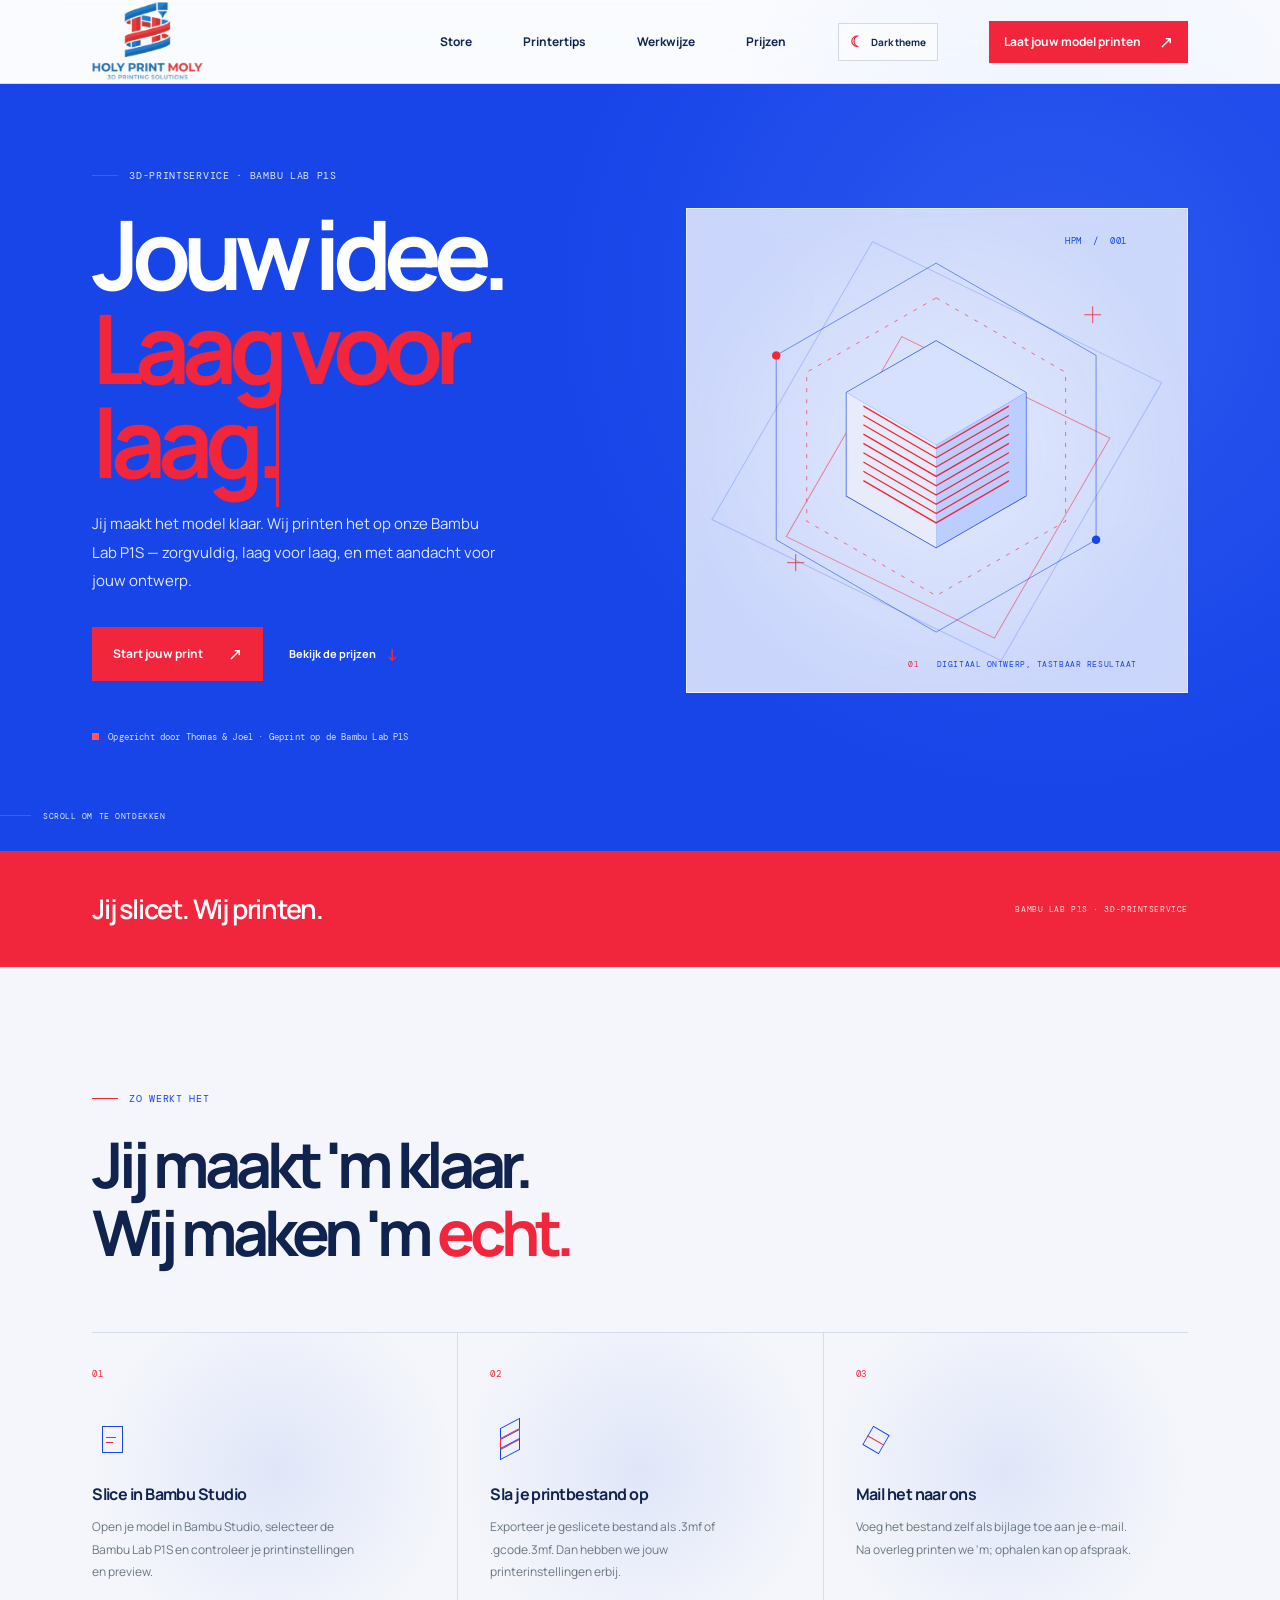
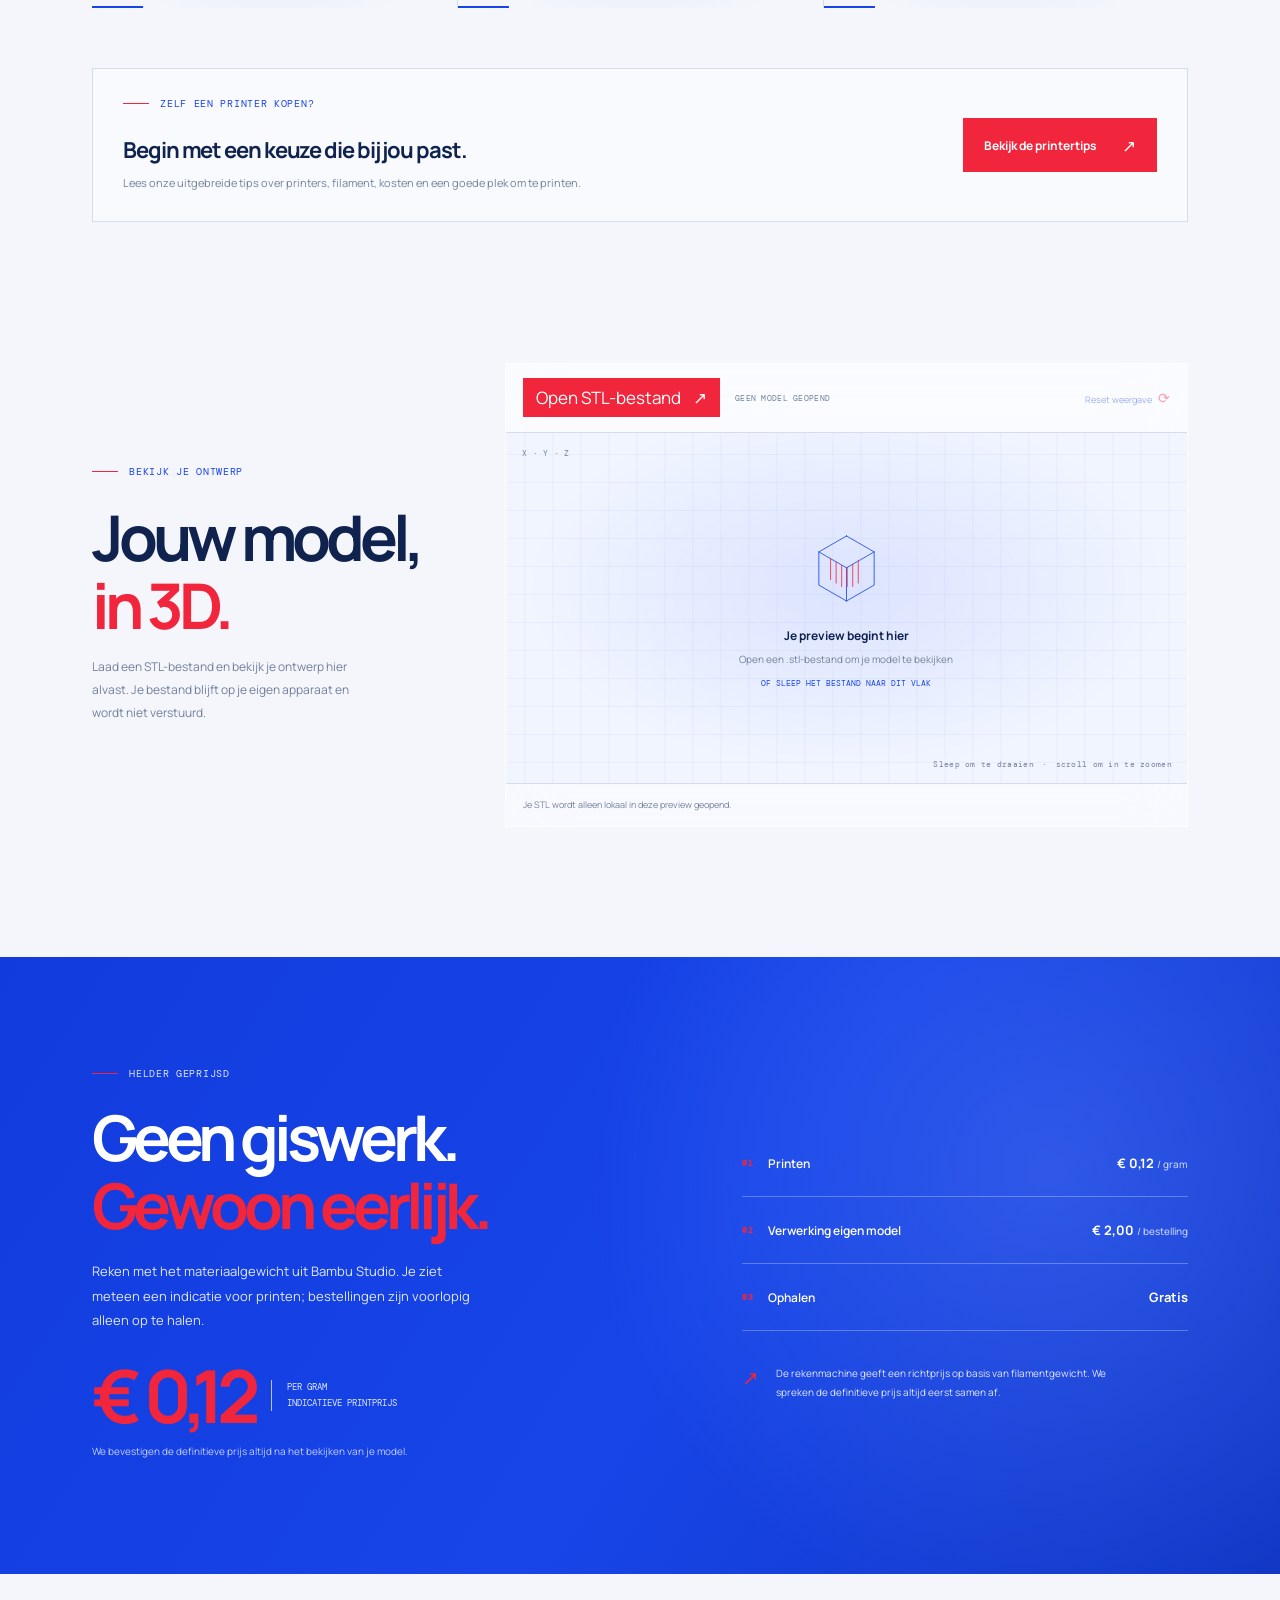
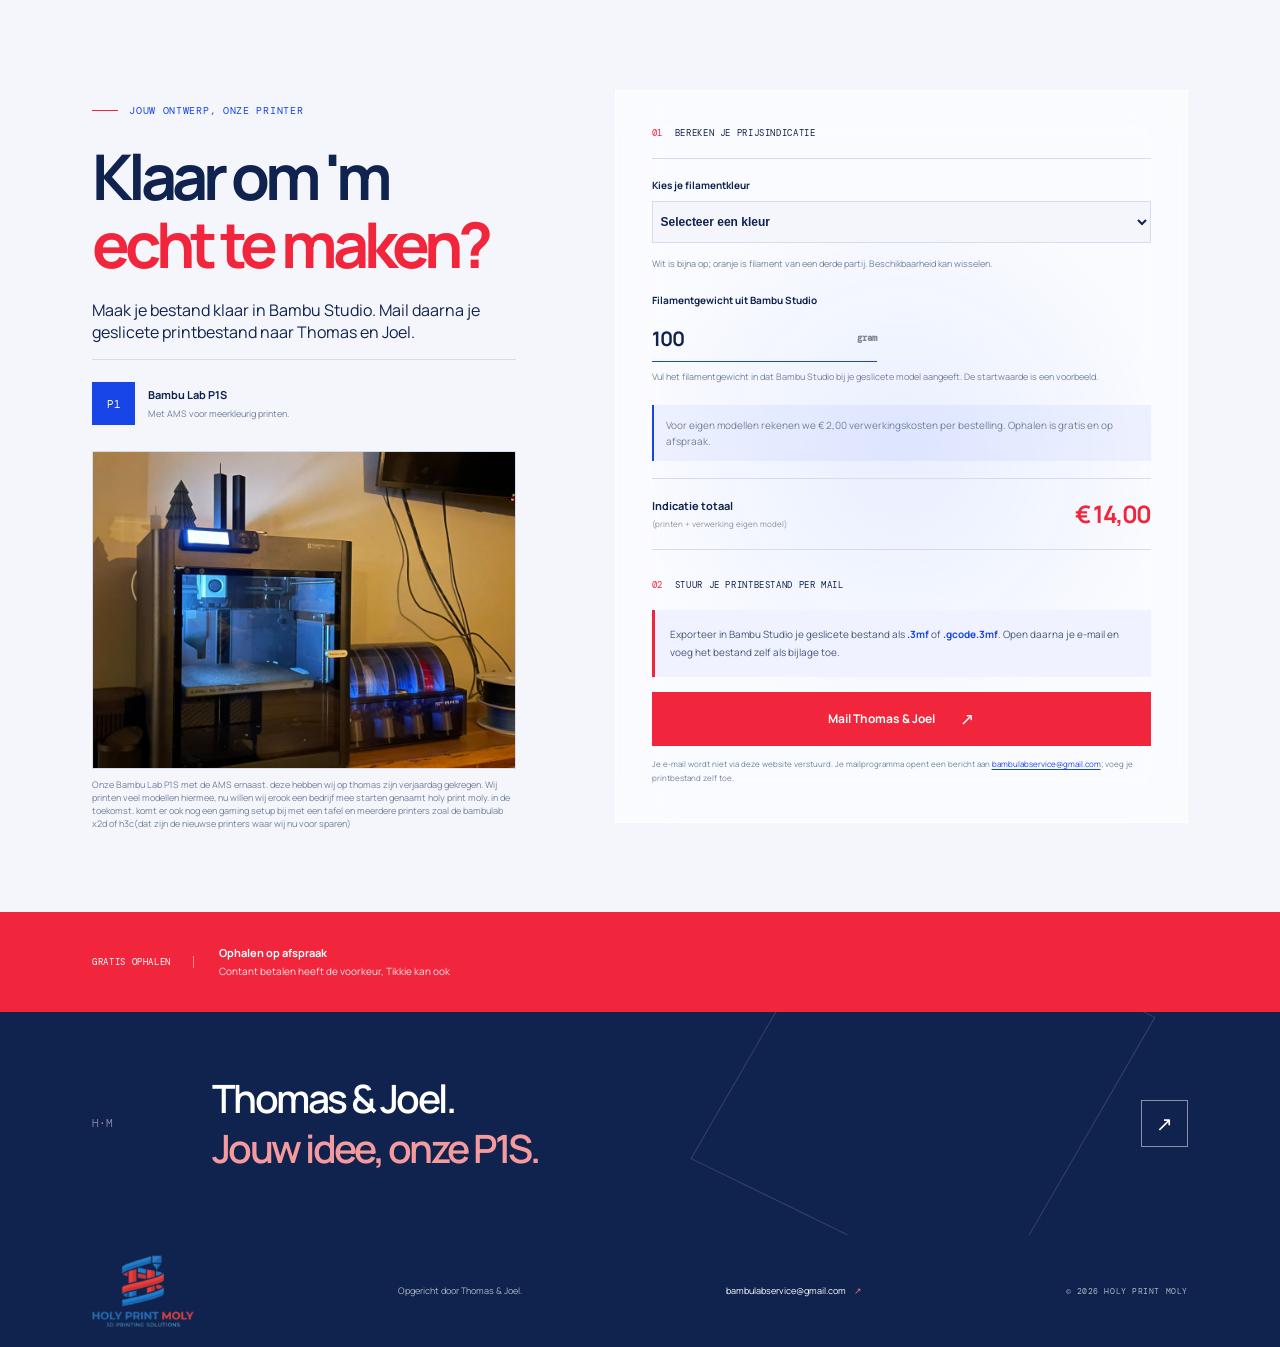
<file: index.html>
<!doctype html>
<html lang="nl">
  <head>
    <meta charset="UTF-8" />
    <meta name="viewport" content="width=device-width, initial-scale=1.0" />
    <meta
      name="description"
      content="Van digitaal ontwerp naar tastbaar object. Laat jouw 3D-model printen door Holy Print Moly."
    />
    <meta name="theme-color" content="#123fe4" />
    <title>Holy Print Moly — jouw idee, laag voor laag</title>
    <link rel="icon" href="./logo.png" type="image/png" />
    <link rel="preconnect" href="https://fonts.googleapis.com" />
    <link rel="preconnect" href="https://fonts.gstatic.com" crossorigin />
    <link
      href="https://fonts.googleapis.com/css2?family=DM+Mono:wght@400;500&family=Manrope:wght@400;500;600;700;800&display=swap"
      rel="stylesheet"
    />
    <link rel="stylesheet" href="style.css" />
    <script src="filament-options.js" defer></script>
    <script src="script.js" defer></script>
  </head>
  <body>
    <a class="skip-link" href="#main">Ga naar de inhoud</a>

    <header class="site-header">
      <a class="brand" href="#top" aria-label="Holy Print Moly — home">
        <span class="brand-mark" role="img" aria-label="Holy Print Moly — 3D printing solutions"></span>
      </a>
      <nav class="main-nav" aria-label="Hoofdnavigatie">
        <a class="store-nav-entry" href="./store.html">Store</a>
        <a class="store-nav-entry" href="./tips.html">Printertips</a>
        <a href="#werkwijze">Werkwijze</a>
        <a href="#prijzen">Prijzen</a>
        <button class="theme-toggle" id="theme-toggle" type="button" aria-label="Schakel naar dark theme" aria-pressed="false">
          <span class="theme-icon" aria-hidden="true">☾</span>
          <span class="theme-label">Dark theme</span>
        </button>
        <a class="nav-cta" href="#offerte">Laat jouw model printen <span aria-hidden="true">↗</span></a>
      </nav>
    </header>

    <main id="main">
      <section class="hero section-wrap" id="top">
        <div class="hero-copy reveal">
          <p class="eyebrow"><span class="eyebrow-line"></span> 3D-printservice · Bambu Lab P1S</p>
          <h1>Jouw idee.<br /><span class="typed-line"><span class="screen-reader-only">Laag voor laag.</span><span class="typed-phrase" id="typed-phrase" aria-hidden="true">Laag voor laag.</span></span></h1>
          <p class="hero-intro">
            Jij maakt het model klaar. Wij printen het op onze Bambu Lab P1S — zorgvuldig,
            laag voor laag, en met aandacht voor jouw ontwerp.
          </p>
          <div class="hero-actions">
            <a class="button button-primary" href="#offerte">Start jouw print <span aria-hidden="true">↗</span></a>
            <a class="text-link" href="#prijzen">Bekijk de prijzen <span aria-hidden="true">↓</span></a>
          </div>
          <div class="hero-note">
            <span class="status-dot" aria-hidden="true"></span>
            Opgericht door Thomas &amp; Joel · Geprint op de Bambu Lab P1S
          </div>
        </div>

        <div class="hero-art reveal" aria-label="Abstracte illustratie van een 3D-geprint object" role="img">
          <div class="art-index">HPM&nbsp; / &nbsp;001</div>
          <svg class="print-object" viewBox="0 0 520 520" fill="none" xmlns="http://www.w3.org/2000/svg" aria-hidden="true">
            <path class="orbit orbit-blue" d="M259 38 448 147v218L259 474 70 365V147L259 38Z" />
            <path class="orbit orbit-red" d="m259 79 153 88v176l-153 88-153-88V167l153-88Z" />
            <path class="object-line" d="m259 130 106 61v122l-106 61-106-61V191l106-61Z" />
            <path class="object-line" d="m153 191 106 62 106-62M259 253v121" />
            <path class="object-fill" d="m259 130 106 61-106 62-106-62 106-61Z" />
            <path class="object-side" d="m259 253 106-62v122l-106 61V253Z" />
            <path class="object-front" d="m153 191 106 62v121l-106-61V191Z" />
            <path class="print-layer" d="M173 207 259 257l86-50M173 218l86 50 86-50M173 229l86 50 86-50M173 240l86 50 86-50M173 251l86 50 86-50M173 262l86 50 86-50M173 273l86 50 86-50M173 284l86 50 86-50M173 295l86 50 86-50" />
            <circle class="art-point point-one" cx="70" cy="147" r="5" />
            <circle class="art-point point-two" cx="448" cy="365" r="5" />
            <path class="art-cross" d="M434 99h20m-10-10v20M83 392h20m-10-10v20" />
          </svg>
          <p class="art-caption"><span>01</span> digitaal ontwerp, tastbaar resultaat</p>
        </div>
        <div class="hero-scroll" aria-hidden="true"><span></span> SCROLL OM TE ONTDEKKEN</div>
      </section>

      <section class="intro-band" aria-label="Onze aanpak">
        <div class="intro-band-inner">
          <p>Jij slicet. Wij <span>printen.</span></p>
          <span class="intro-band-detail">BAMBU LAB P1S · 3D-PRINTSERVICE</span>
        </div>
      </section>

      <section class="process section-wrap" id="werkwijze">
        <div class="section-heading reveal">
          <p class="eyebrow"><span class="eyebrow-line"></span> Zo werkt het</p>
          <h2>Jij maakt 'm klaar.<br />Wij maken 'm <span>echt.</span></h2>
        </div>
        <div class="steps">
          <article class="step reveal">
            <span class="step-number">01</span>
            <div class="step-icon icon-file" aria-hidden="true"><span></span></div>
            <h3>Slice in Bambu Studio</h3>
            <p>Open je model in Bambu Studio, selecteer de Bambu Lab P1S en controleer je printinstellingen en preview.</p>
            <span class="step-rule"></span>
          </article>
          <article class="step reveal">
            <span class="step-number">02</span>
            <div class="step-icon icon-layers" aria-hidden="true"><span></span><span></span><span></span></div>
            <h3>Sla je printbestand op</h3>
            <p>Exporteer je geslicete bestand als .3mf of .gcode.3mf. Dan hebben we jouw printerinstellingen erbij.</p>
            <span class="step-rule"></span>
          </article>
          <article class="step reveal">
            <span class="step-number">03</span>
            <div class="step-icon icon-cube" aria-hidden="true"><span></span></div>
            <h3>Mail het naar ons</h3>
            <p>Voeg het bestand zelf als bijlage toe aan je e-mail. Na overleg printen we 'm; ophalen kan op afspraak.</p>
            <span class="step-rule"></span>
          </article>
        </div>
        <aside class="tips-teaser reveal" aria-labelledby="tips-teaser-title">
          <div>
            <p class="eyebrow"><span class="eyebrow-line"></span> Zelf een printer kopen?</p>
            <h3 id="tips-teaser-title">Begin met een keuze die bij jou past.</h3>
            <p>Lees onze uitgebreide tips over printers, filament, kosten en een goede plek om te printen.</p>
          </div>
          <a class="button button-primary" href="./tips.html">Bekijk de printertips <span aria-hidden="true">↗</span></a>
        </aside>
      </section>

      <section class="preview-section section-wrap" id="stl-preview">
        <div class="preview-heading reveal">
          <p class="eyebrow"><span class="eyebrow-line"></span> Bekijk je ontwerp</p>
          <h2>Jouw model,<br /><span>in 3D.</span></h2>
          <p>Laad een STL-bestand en bekijk je ontwerp hier alvast. Je bestand blijft op je eigen apparaat en wordt niet verstuurd.</p>
        </div>
        <div class="preview-card glass-card reveal">
          <div class="preview-toolbar">
            <label class="preview-upload button button-primary" for="stl-file">
              <span>Open STL-bestand</span><span aria-hidden="true">↗</span>
              <input id="stl-file" type="file" accept=".stl,model/stl" />
            </label>
            <span class="preview-file" id="preview-file">GEEN MODEL GEOPEND</span>
            <button class="preview-reset" id="preview-reset" type="button" disabled>Reset weergave <span aria-hidden="true">⟳</span></button>
          </div>
          <div class="preview-stage" id="preview-stage">
            <canvas id="model-canvas" aria-label="Interactieve 3D-preview van je STL-model"></canvas>
            <div class="preview-empty" id="preview-empty">
              <svg viewBox="0 0 120 120" aria-hidden="true">
                <path d="m60 13 40 23v48l-40 23L20 84V36l40-23Z" />
                <path d="m20 36 40 23 40-23M60 59v48" />
                <path d="M37 46v30m8-25v30m8-25v30m8-27v27m8-32v32m8-37v32" />
              </svg>
              <strong>Je preview begint hier</strong>
              <span>Open een .stl-bestand om je model te bekijken</span>
              <span class="preview-drop-hint">of sleep het bestand naar dit vlak</span>
            </div>
            <span class="preview-axis" aria-hidden="true">X <i>·</i> Y <i>·</i> Z</span>
            <span class="preview-help" id="preview-help">Sleep om te draaien <i>·</i> scroll om in te zoomen</span>
          </div>
          <p class="preview-status" id="preview-status" role="status" aria-live="polite">
            Je STL wordt alleen lokaal in deze preview geopend.
          </p>
        </div>
      </section>

      <section class="pricing-section" id="prijzen">
        <div class="section-wrap pricing-layout">
          <div class="pricing-copy reveal">
            <p class="eyebrow"><span class="eyebrow-line"></span> Helder geprijsd</p>
            <h2>Geen giswerk.<br /><span>Gewoon eerlijk.</span></h2>
            <p>Reken met het materiaalgewicht uit Bambu Studio. Je ziet meteen een indicatie voor printen; bestellingen zijn voorlopig alleen op te halen.</p>
            <div class="rate-lockup">
              <span class="rate-value">€ 0,12</span>
              <span class="rate-unit">per gram<br />indicatieve printprijs</span>
            </div>
            <p class="price-footnote">We bevestigen de definitieve prijs altijd na het bekijken van je model.</p>
          </div>
          <div class="price-details reveal">
            <div class="price-detail-row">
              <span><span class="detail-index">01</span> Printen</span>
              <strong>€ 0,12 <small>/ gram</small></strong>
            </div>
            <div class="price-detail-row">
              <span><span class="detail-index">02</span> Verwerking eigen model</span>
              <strong>€ 2,00 <small>/ bestelling</small></strong>
            </div>
            <div class="price-detail-row">
              <span><span class="detail-index">03</span> Ophalen</span>
              <strong class="free-label">Gratis</strong>
            </div>
            <div class="price-callout">
              <span class="callout-mark" aria-hidden="true">↗</span>
              <p>De rekenmachine geeft een richtprijs op basis van filamentgewicht. We spreken de definitieve prijs altijd eerst samen af.</p>
            </div>
          </div>
        </div>
      </section>

      <section class="order-section" id="offerte">
        <div class="section-wrap order-layout">
          <div class="order-heading reveal">
            <p class="eyebrow"><span class="eyebrow-line"></span> Jouw ontwerp, onze printer</p>
            <h2>Klaar om 'm<br /><span>echt te maken?</span></h2>
            <p>Maak je bestand klaar in Bambu Studio. Mail daarna je geslicete printbestand naar Thomas en Joel.</p>
            <div class="printer-spec">
              <span class="printer-spec-mark" aria-hidden="true">P1</span>
              <span><strong>Bambu Lab P1S</strong><small>Met AMS voor meerkleurig printen.</small></span>
            </div>
            <figure class="printer-setup">
              <img src="./SETUP.jpg" alt="Onze Bambu Lab P1S met de AMS ernaast" loading="lazy" decoding="async" />
              <figcaption>Onze Bambu Lab P1S met de AMS ernaast. deze hebben wij op thomas zijn verjaardag gekregen. Wij printen veel modellen hiermee, nu willen wij erook een bedrijf mee starten genaamt holy print moly. in de toekomst. komt er ook nog een gaming setup bij met een tafel en meerdere printers zoal de bambulab x2d of h3c(dat zijn de nieuwse printers waar wij nu voor sparen)</figcaption>
            </figure>
          </div>
          <div class="order-card reveal">
          <div class="form-section-label"><span>01</span> Bereken je prijsindicatie</div>
          <div class="estimate-panel">
            <label class="field filament-field" for="filament-choice">
              <span>Kies je filamentkleur</span>
              <select id="filament-choice" name="filament">
                <option value="">Selecteer een kleur</option>
              </select>
            </label>
            <p class="weight-hint">Wit is bijna op; oranje is filament van een derde partij. Beschikbaarheid kan wisselen.</p>
            <label class="field weight-field" for="weight">
              <span>Filamentgewicht uit Bambu Studio</span>
              <span class="weight-input-wrap"><input id="weight" type="number" name="weight" min="1" step="1" value="100" /><span>gram</span></span>
            </label>
            <p class="weight-hint">Vul het filamentgewicht in dat Bambu Studio bij je geslicete model aangeeft. De startwaarde is een voorbeeld.</p>
            <p class="pickup-note">Voor eigen modellen rekenen we € 2,00 verwerkingskosten per bestelling. Ophalen is gratis en op afspraak.</p>
          </div>

          <div class="estimate-total" aria-live="polite">
            <span>Indicatie totaal <small>(printen + verwerking eigen model)</small></span>
            <strong id="estimate-total">€ 14,00</strong>
          </div>
          <p class="form-section-label send-label"><span>02</span> Stuur je printbestand per mail</p>
          <div class="slice-instructions">
            <p>Exporteer in Bambu Studio je geslicete bestand als <strong>.3mf</strong> of <strong>.gcode.3mf</strong>. Open daarna je e-mail en voeg het bestand zelf als bijlage toe.</p>
          </div>
          <a class="button button-primary submit-button" id="email-link" href="mailto:bambulabservice@gmail.com">Mail Thomas &amp; Joel <span aria-hidden="true">↗</span></a>
          <p class="privacy-note">Je e-mail wordt niet via deze website verstuurd. Je mailprogramma opent een bericht aan <a href="mailto:bambulabservice@gmail.com">bambulabservice@gmail.com</a>; voeg je printbestand zelf toe.</p>
          </div>
        </div>
        <div class="pickup-strip">
          <span class="pickup-label">GRATIS OPHALEN</span>
          <p><strong>Ophalen op afspraak</strong><span>Contant betalen heeft de voorkeur, Tikkie kan ook</span></p>
        </div>
      </section>

      <section class="closing-band">
        <div class="section-wrap closing-content reveal">
          <span class="closing-symbol" aria-hidden="true">H<span>·</span>M</span>
          <p>Thomas &amp; Joel.<br /><span>Jouw idee, onze P1S.</span></p>
          <a href="#offerte" aria-label="Start jouw printaanvraag">↗</a>
        </div>
      </section>
    </main>

    <footer class="site-footer">
      <a class="brand footer-brand" href="#top">
        <span class="brand-mark" role="img" aria-label="Holy Print Moly — 3D printing solutions"></span>
      </a>
      <p>Opgericht door Thomas &amp; Joel.</p>
      <a href="mailto:bambulabservice@gmail.com">bambulabservice@gmail.com <span aria-hidden="true">↗</span></a>
      <span class="copyright">© 2026 HOLY PRINT MOLY</span>
    </footer>
  </body>
</html>
</file>
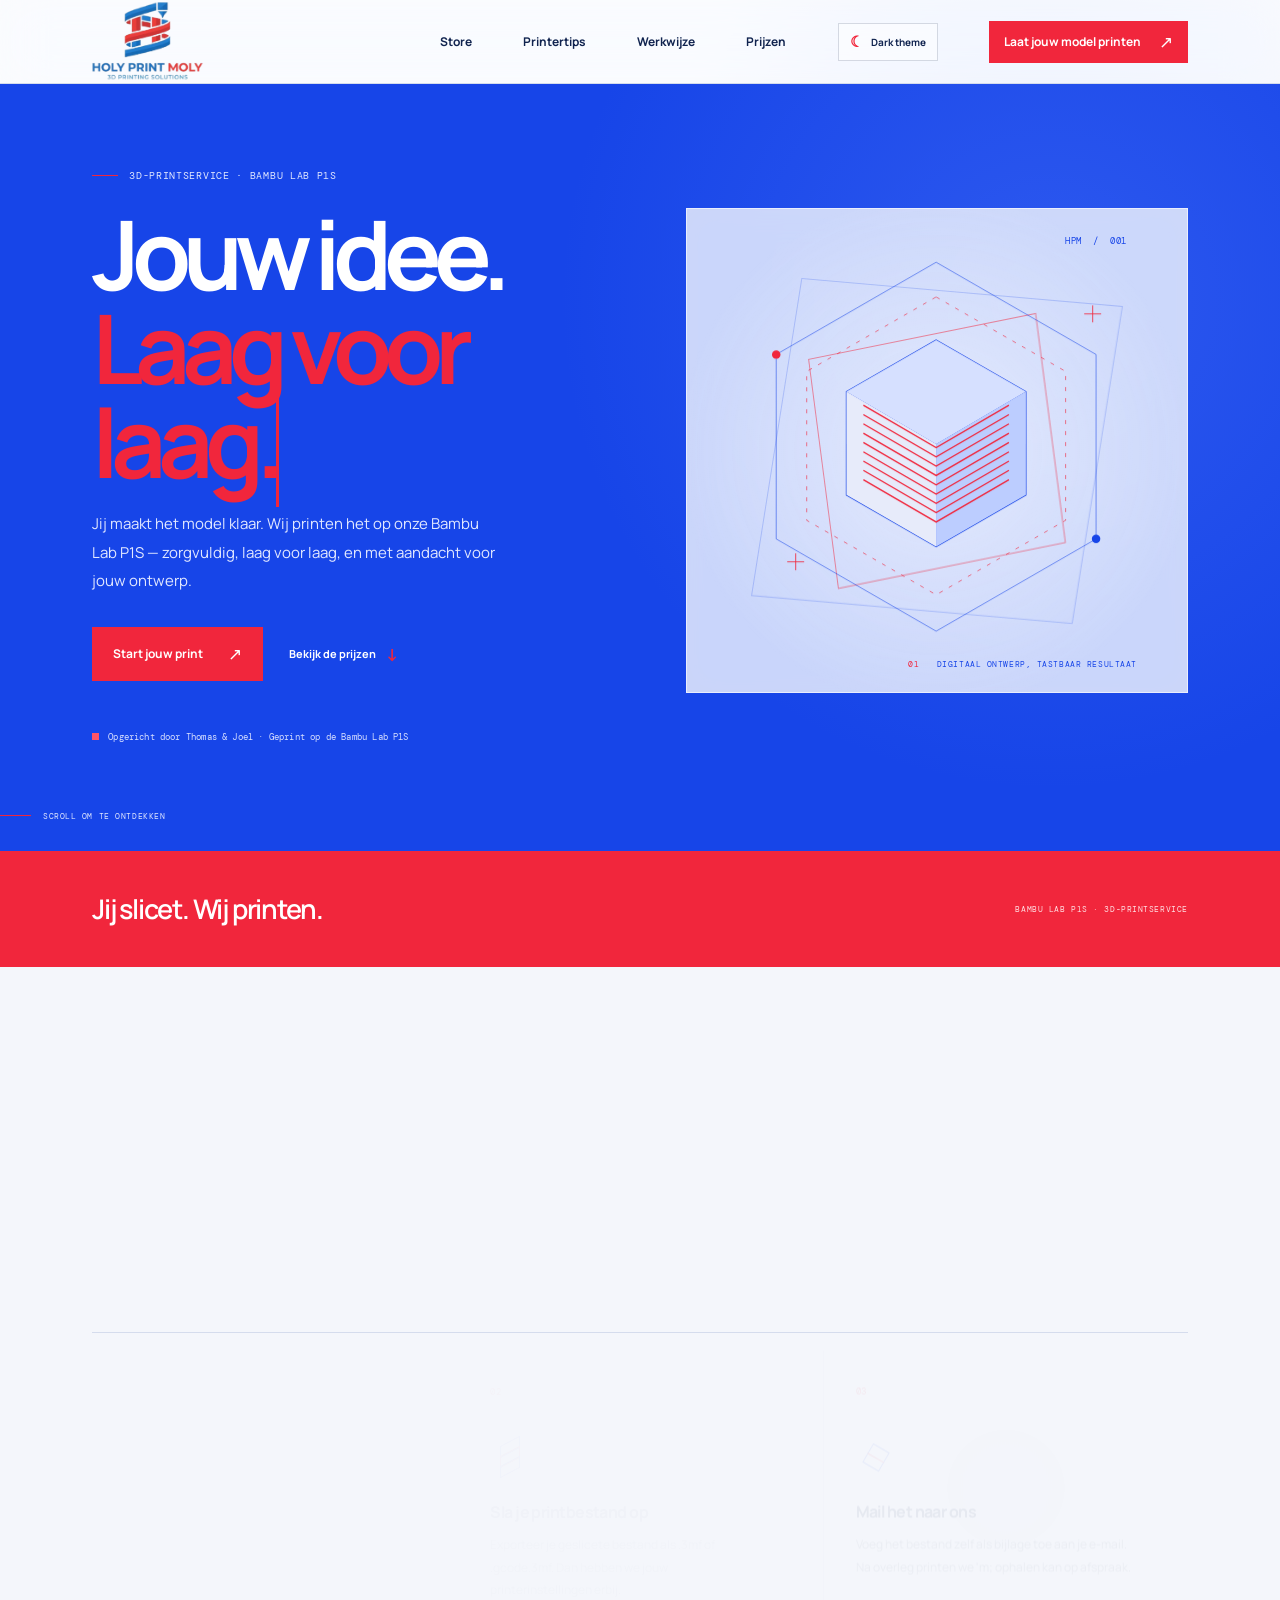
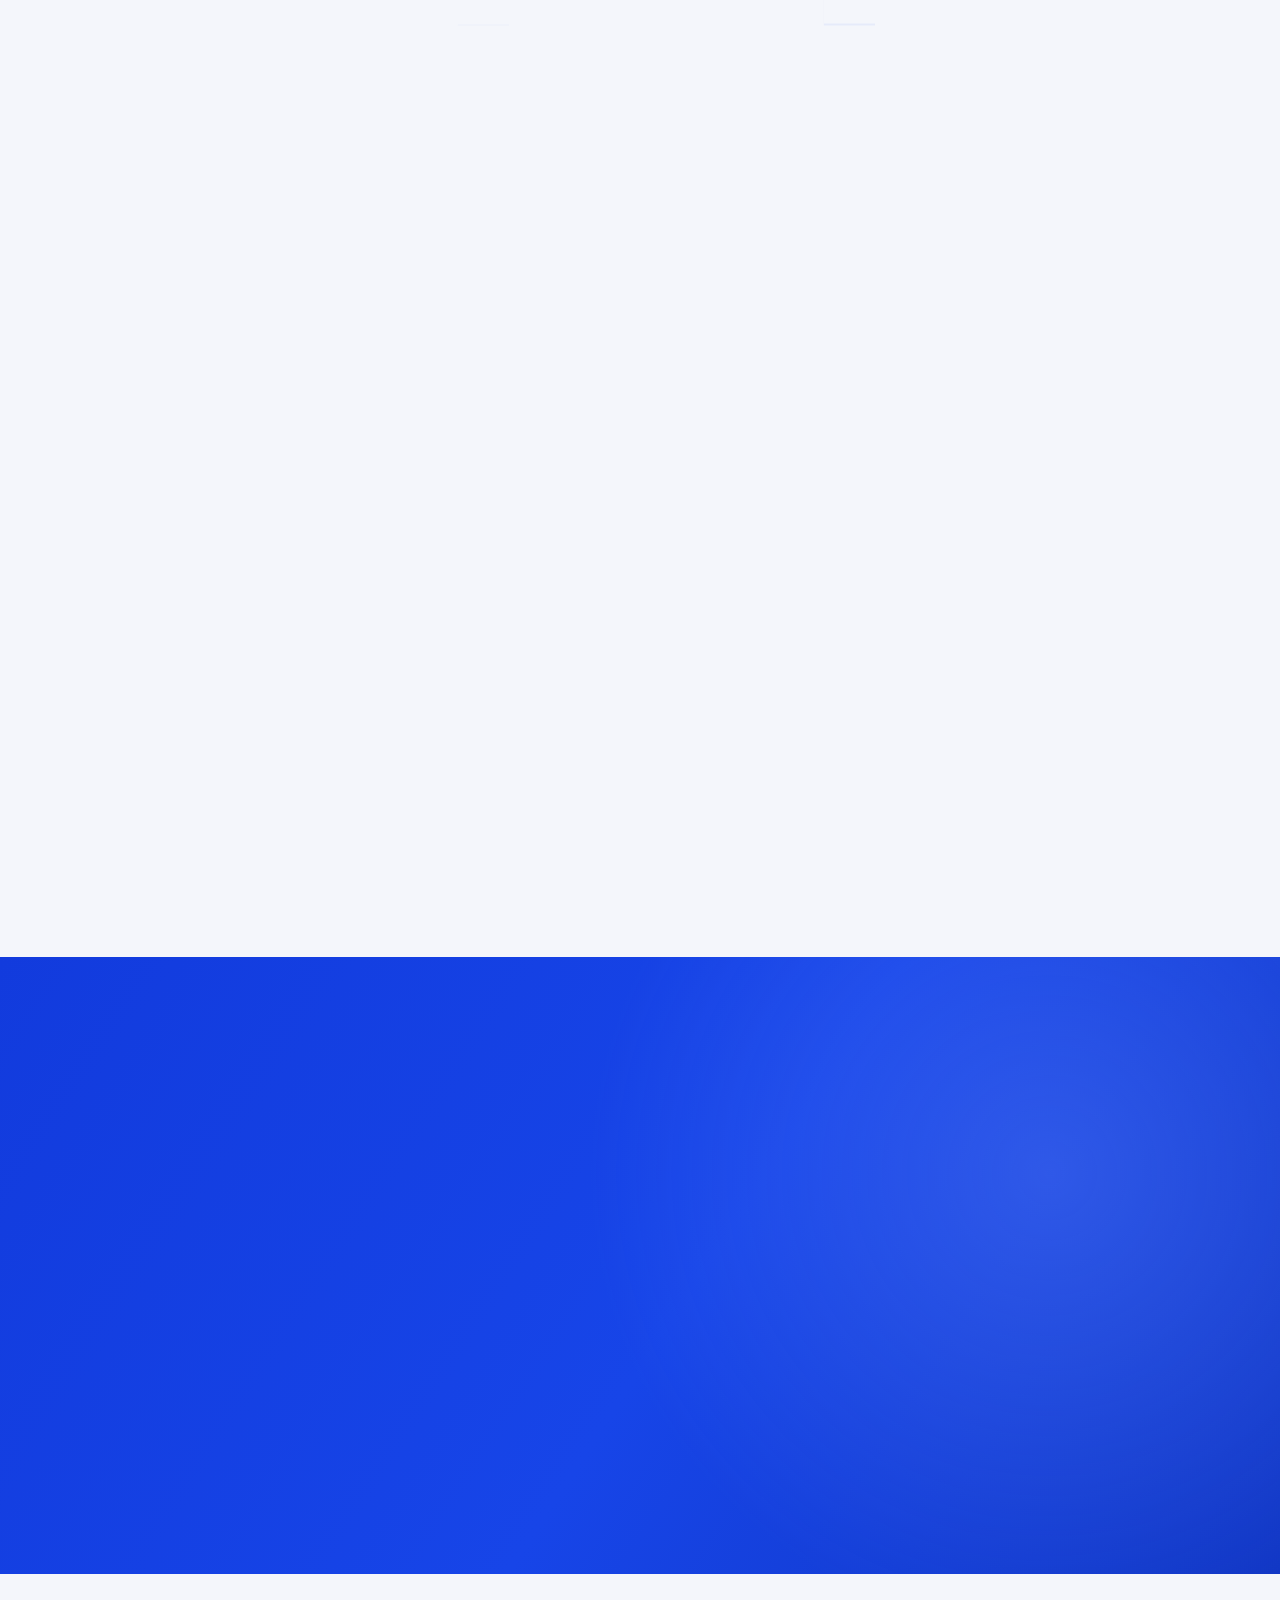
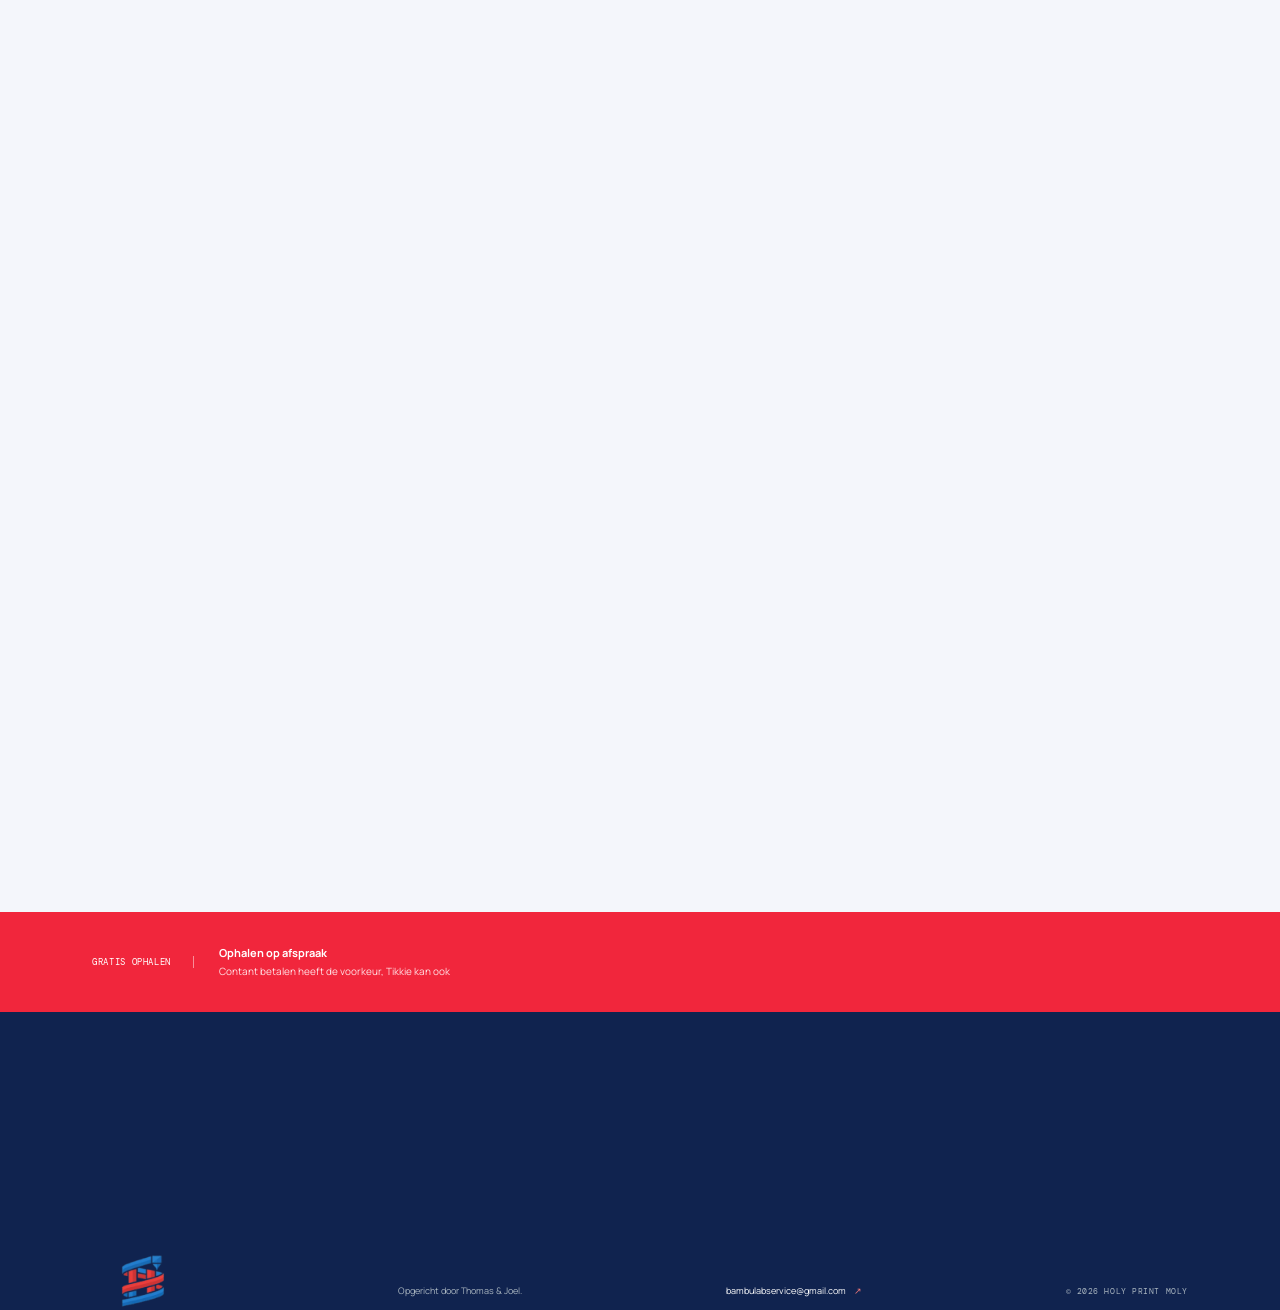
<file: creality.html>
<!doctype html>
<html lang="nl">
  <head>
    <meta charset="UTF-8" />
    <meta name="viewport" content="width=device-width, initial-scale=1.0" />
    <meta http-equiv="refresh" content="0; url=./index.html" />
    <title>Holy Print Moly</title>
  </head>
  <body>
    <p>Deze pagina is verhuisd. <a href="./index.html">Ga naar Holy Print Moly</a>.</p>
  </body>
</html>
</file>
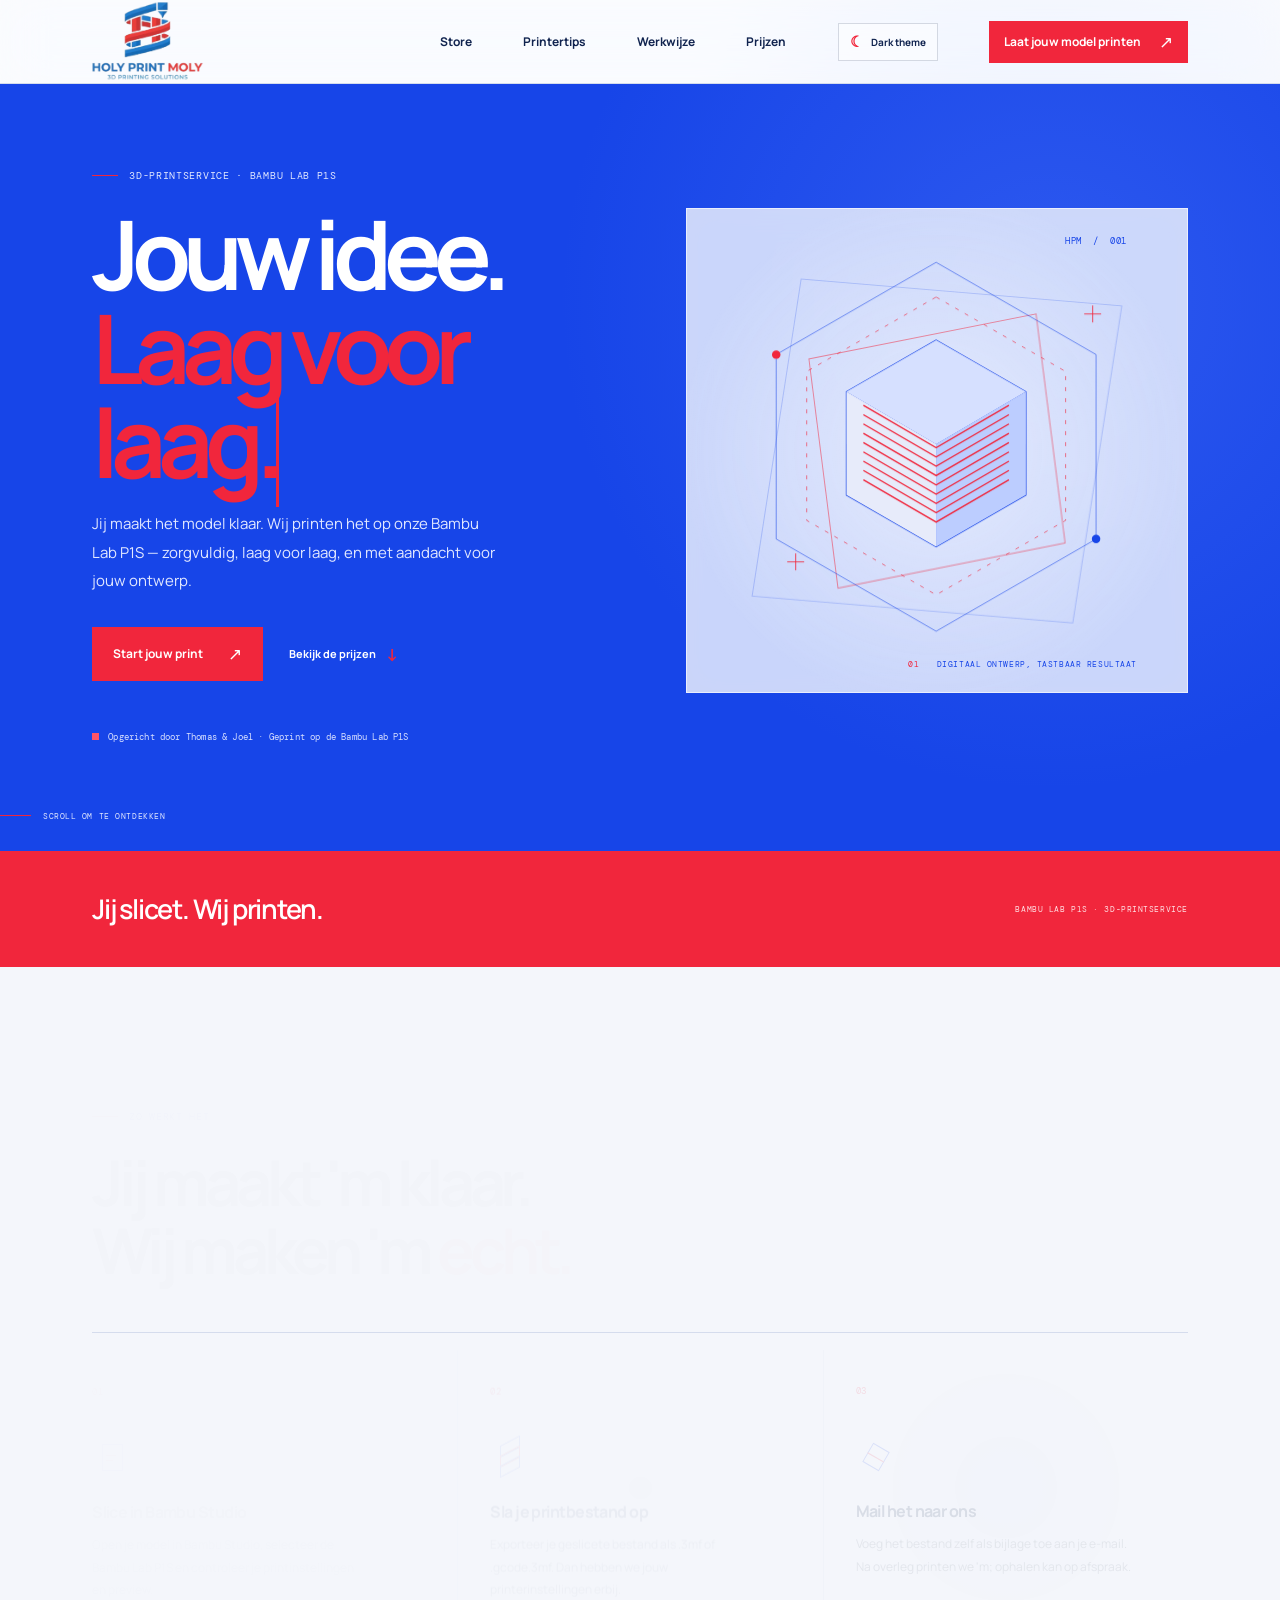
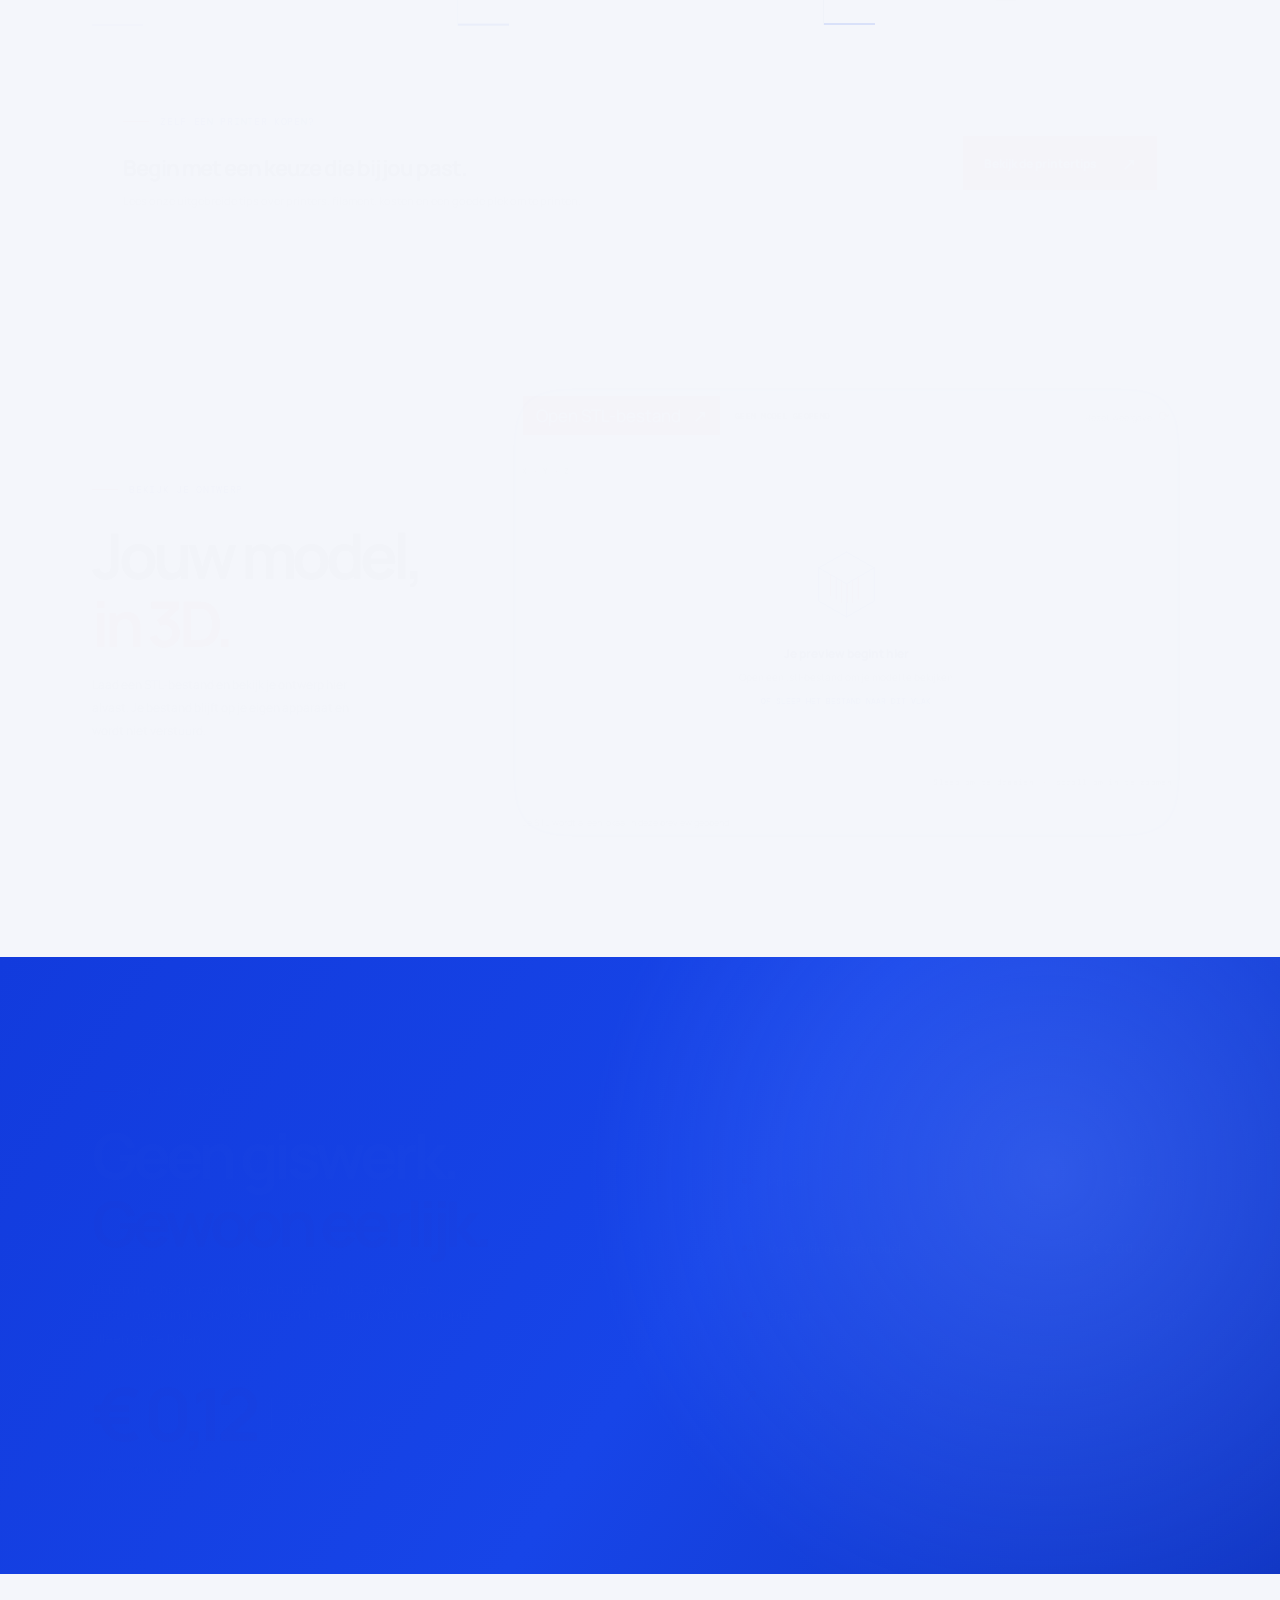
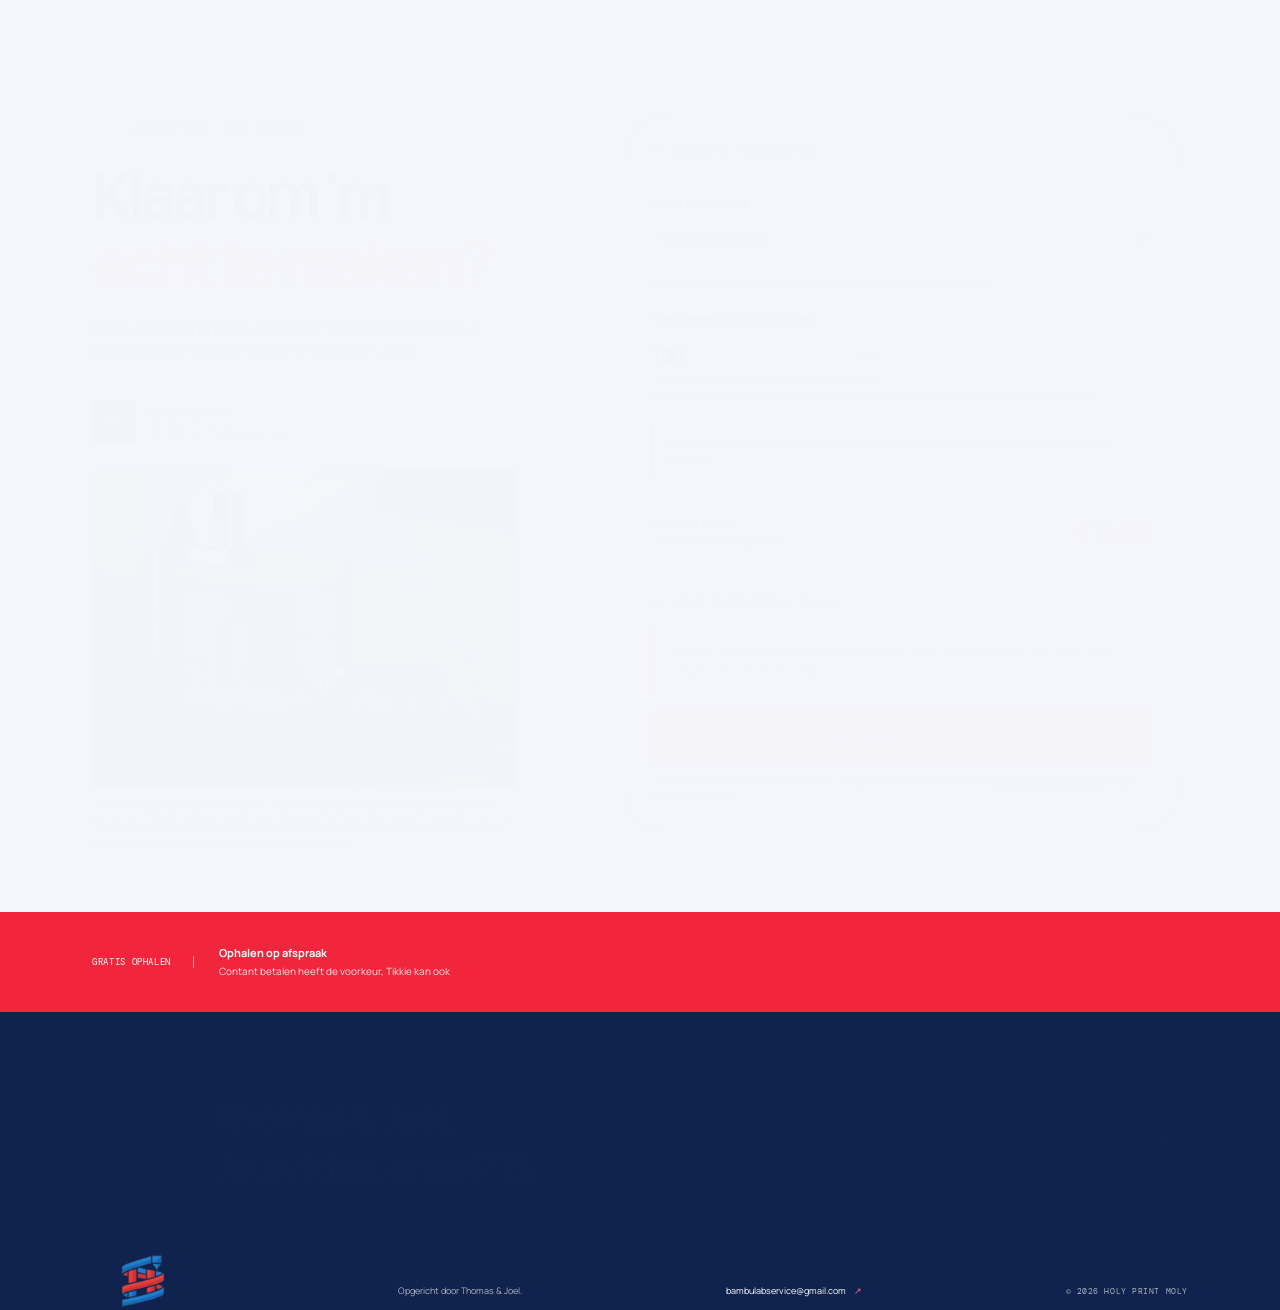
<file: makerworld.html>
<!doctype html>
<html lang="nl">
  <head>
    <meta charset="UTF-8" />
    <meta name="viewport" content="width=device-width, initial-scale=1.0" />
    <meta http-equiv="refresh" content="0; url=./index.html" />
    <title>Holy Print Moly</title>
  </head>
  <body>
    <p>Deze pagina is verhuisd. <a href="./index.html">Ga naar Holy Print Moly</a>.</p>
  </body>
</html>
</file>
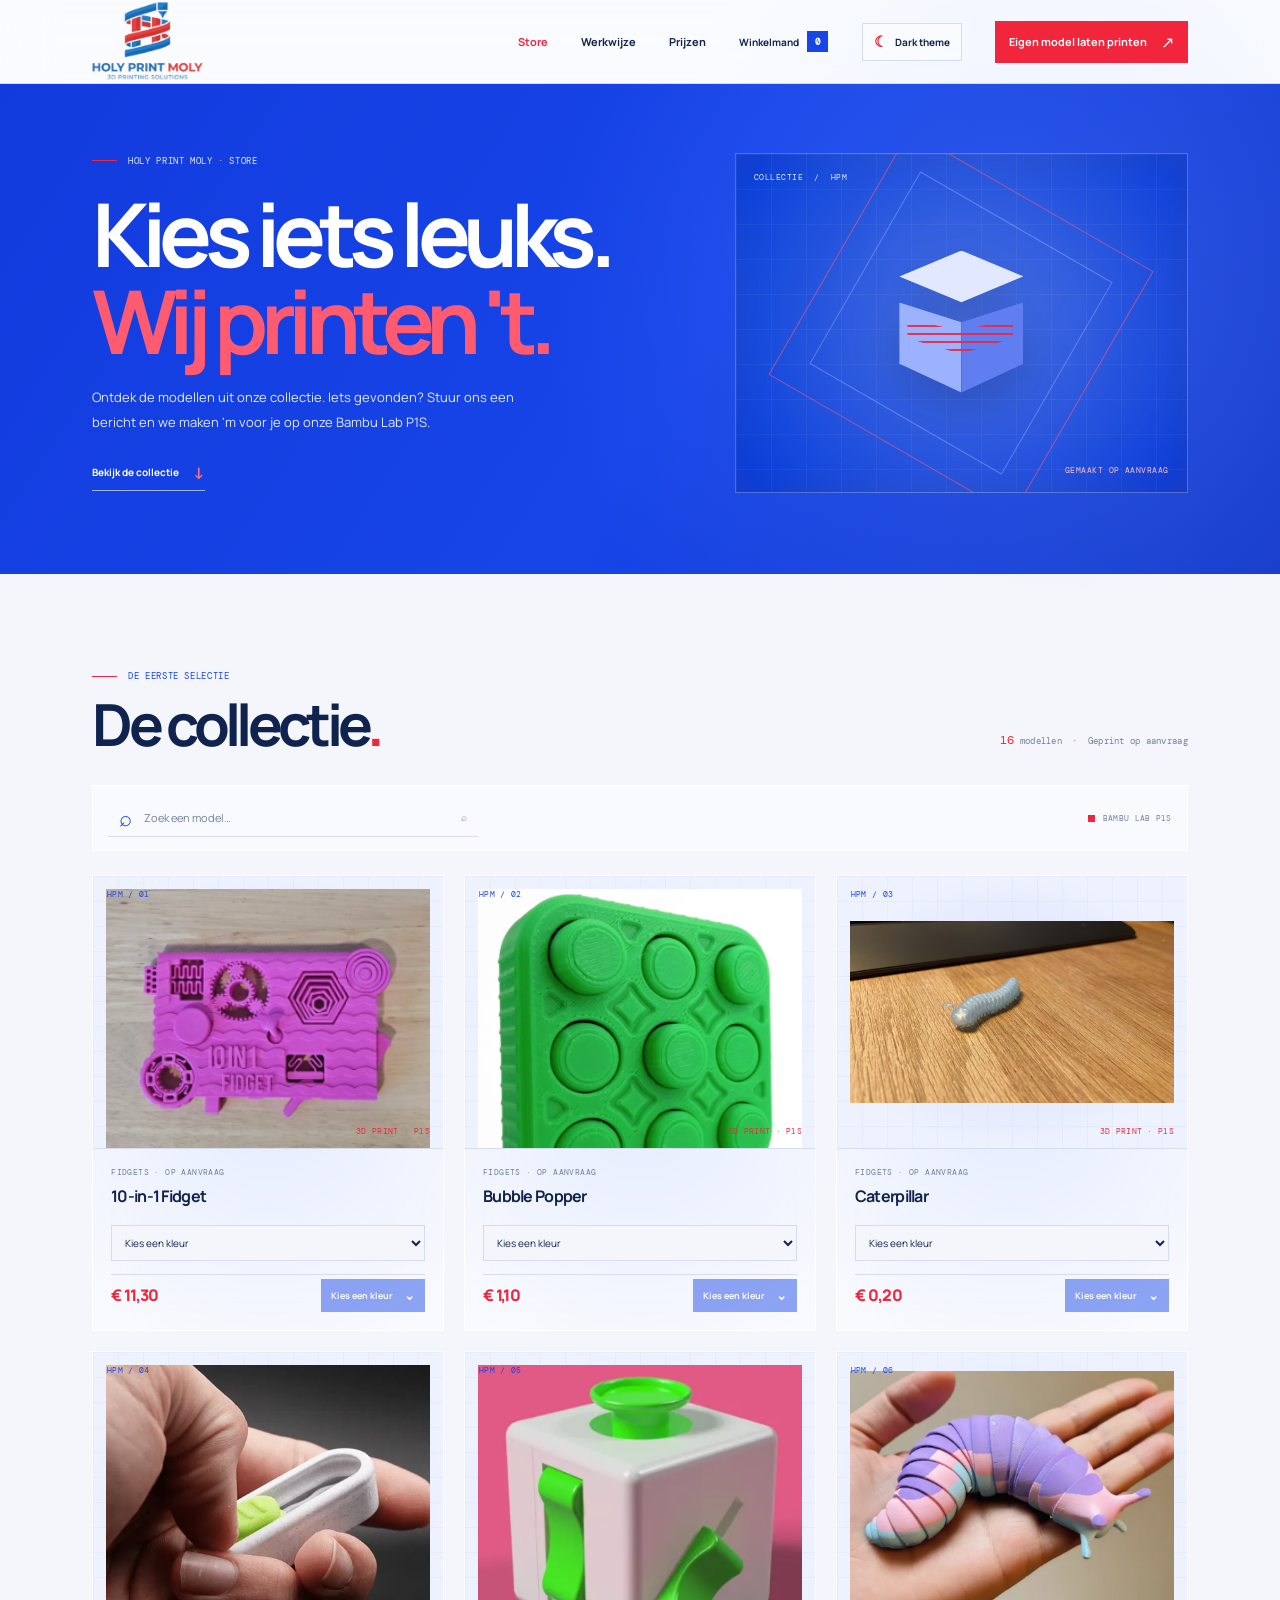
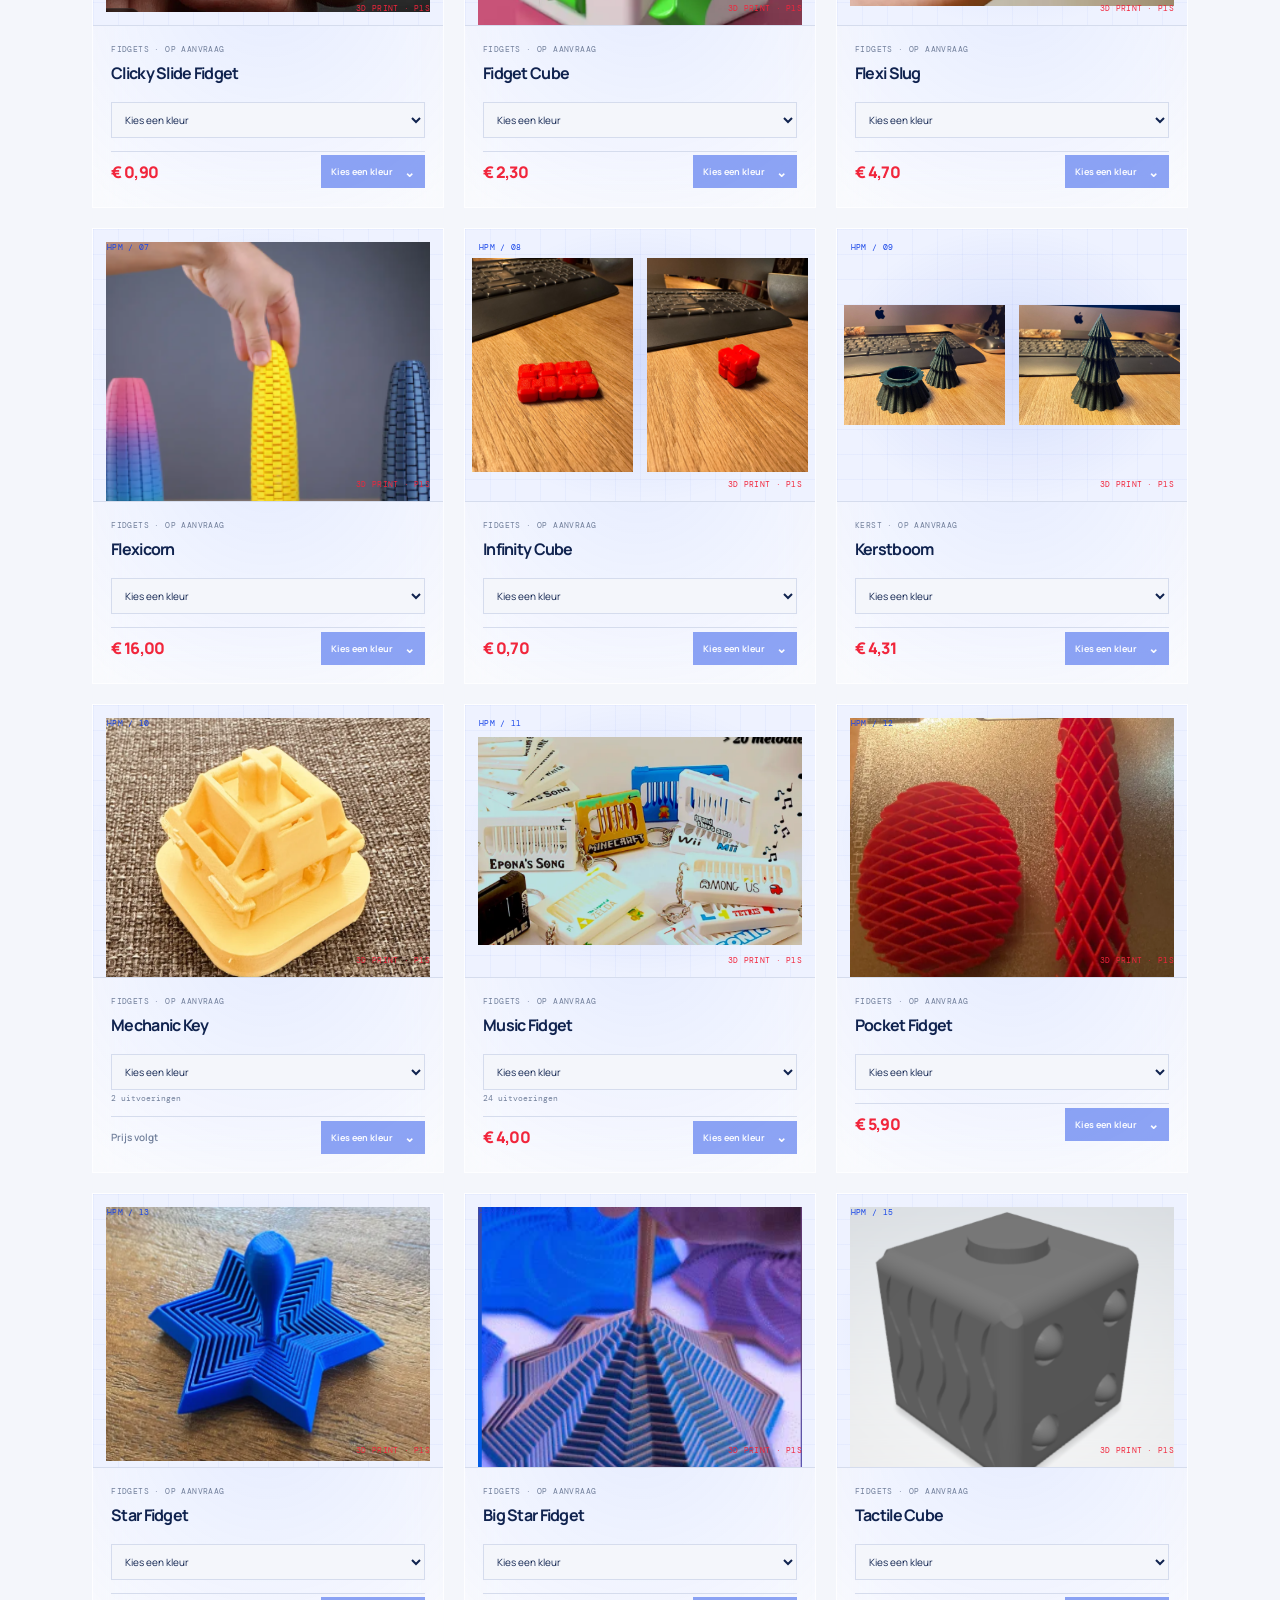
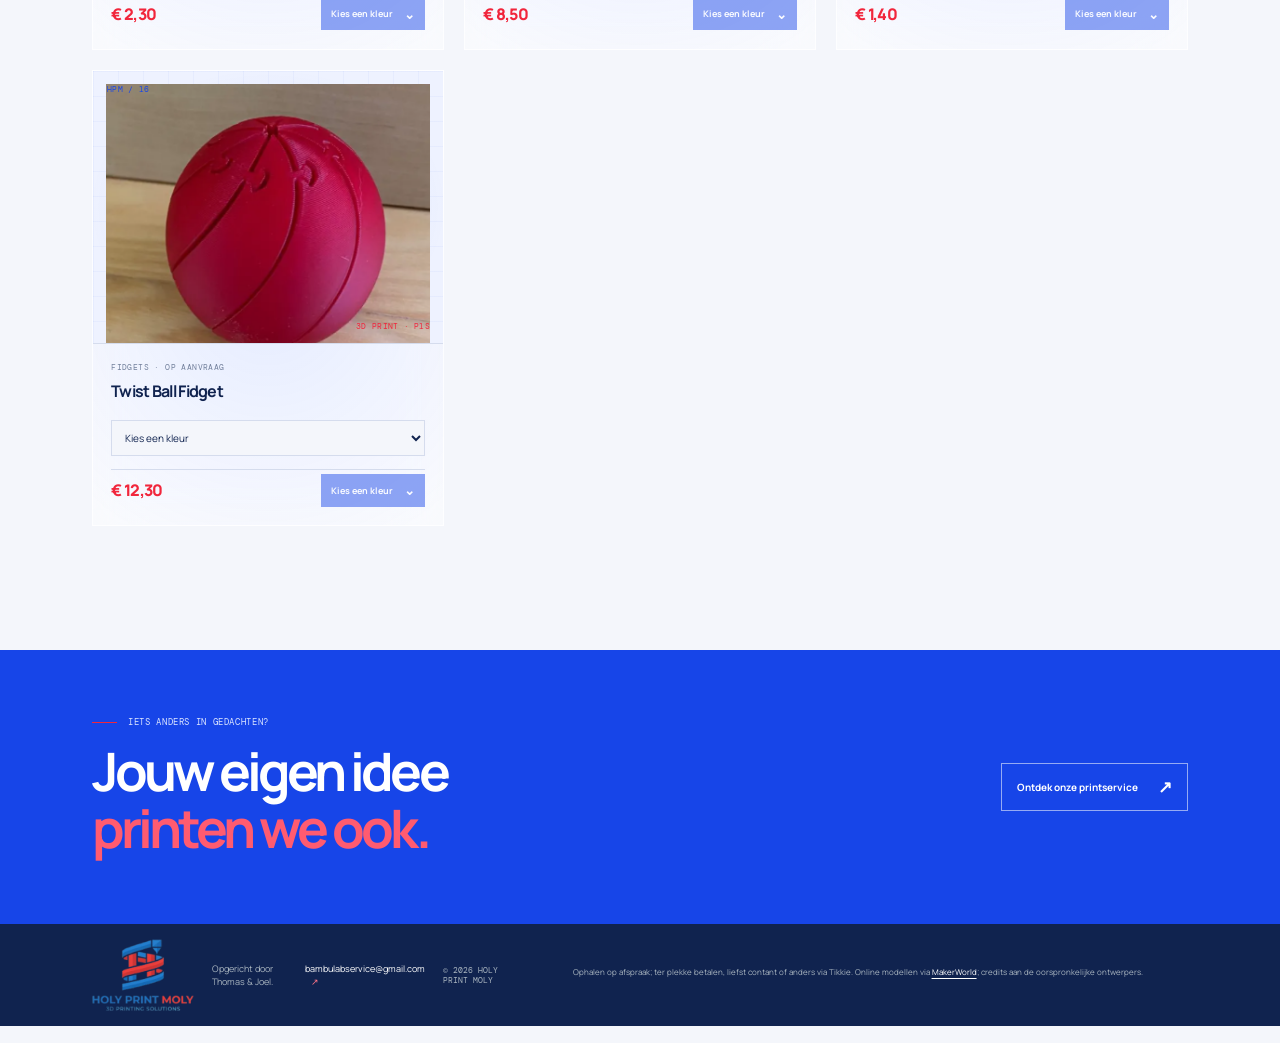
<file: store.html>
<!doctype html>
<html lang="nl">
  <head>
    <meta charset="UTF-8" />
    <meta name="viewport" content="width=device-width, initial-scale=1.0" />
    <meta name="theme-color" content="#f4f6fb" />
    <meta name="description" content="Bekijk de Holy Print Moly collectie 3D-prints. Elk model wordt geprint op aanvraag." />
    <title>Store — Holy Print Moly</title>
    <link rel="icon" href="./logo.png" type="image/png" />
    <link rel="preconnect" href="https://fonts.googleapis.com" />
    <link rel="preconnect" href="https://fonts.gstatic.com" crossorigin />
    <link
      href="https://fonts.googleapis.com/css2?family=DM+Mono:wght@400;500&family=Manrope:wght@400;500;600;700;800&display=swap"
      rel="stylesheet"
    />
    <link rel="stylesheet" href="store.css" />
    <script src="filament-options.js" defer></script>
    <script src="store-products.js" defer></script>
    <script src="store.js" defer></script>
  </head>
  <body>
    <a class="skip-link" href="#main">Ga naar de inhoud</a>
    <header class="store-header">
      <a class="brand" href="./index.html" aria-label="Holy Print Moly — home">
        <span class="brand-mark" role="img" aria-label="Holy Print Moly — 3D printing solutions"></span>
      </a>
      <nav class="store-nav" aria-label="Hoofdnavigatie">
        <a class="store-nav-link is-current" href="./store.html" aria-current="page">Store</a>
        <a class="store-nav-link" href="./index.html#werkwijze">Werkwijze</a>
        <a class="store-nav-link" href="./index.html#prijzen">Prijzen</a>
        <button class="cart-toggle" id="cart-toggle" type="button" aria-haspopup="dialog" aria-controls="cart-dialog">
          Winkelmand <span class="cart-count" id="cart-count" aria-live="polite">0</span>
        </button>
        <button class="theme-toggle" id="theme-toggle" type="button" aria-label="Schakel naar dark theme" aria-pressed="false">
          <span class="theme-icon" aria-hidden="true">☾</span>
          <span class="theme-label">Dark theme</span>
        </button>
        <a class="store-cta" href="./index.html#offerte">Eigen model laten printen <span aria-hidden="true">↗</span></a>
      </nav>
    </header>

    <main id="main">
      <section class="store-hero">
        <div class="store-hero-copy">
          <p class="eyebrow"><span class="eyebrow-line"></span> HOLY PRINT MOLY · STORE</p>
          <h1>Kies iets leuks.<br /><span>Wij printen 't.</span></h1>
          <p>Ontdek de modellen uit onze collectie. Iets gevonden? Stuur ons een bericht en we maken 'm voor je op onze Bambu Lab P1S.</p>
          <a class="hero-link" href="#collectie">Bekijk de collectie <span aria-hidden="true">↓</span></a>
        </div>
        <div class="store-hero-art" aria-hidden="true">
          <span class="hero-art-label">COLLECTIE&nbsp; / &nbsp;HPM</span>
          <div class="hero-cube">
            <span class="cube-top"></span>
            <span class="cube-left"></span>
            <span class="cube-right"></span>
            <span class="cube-layers"></span>
          </div>
          <span class="hero-art-caption">GEMAAKT OP AANVRAAG</span>
        </div>
      </section>

      <section class="collection-section" id="collectie">
        <div class="collection-heading">
          <div>
            <p class="eyebrow"><span class="eyebrow-line"></span> DE EERSTE SELECTIE</p>
            <h2>De collectie<span>.</span></h2>
          </div>
          <p class="collection-note"><span class="collection-count" id="collection-count">—</span> modellen <i>·</i> Geprint op aanvraag</p>
        </div>
        <div class="collection-toolbar">
          <label class="search-box">
            <span class="search-icon" aria-hidden="true">⌕</span>
            <span class="sr-only">Zoek in de collectie</span>
            <input id="product-search" type="search" placeholder="Zoek een model…" autocomplete="off" />
            <span class="search-shortcut" aria-hidden="true">⌕</span>
          </label>
          <span class="collection-material"><span></span> Bambu Lab P1S</span>
        </div>
        <div class="product-grid" id="product-grid" aria-live="polite"></div>
        <p class="no-results" id="no-results" hidden>Geen modellen gevonden. Probeer een andere zoekterm.</p>
      </section>

      <section class="store-bottom">
        <div class="store-bottom-inner">
          <div>
            <p class="eyebrow"><span class="eyebrow-line"></span> IETS ANDERS IN GEDACHTEN?</p>
            <h2>Jouw eigen idee<br /><span>printen we ook.</span></h2>
          </div>
          <a href="./index.html#offerte">Ontdek onze printservice <span aria-hidden="true">↗</span></a>
        </div>
      </section>
    </main>

    <footer class="store-footer">
      <a class="brand footer-brand" href="./index.html" aria-label="Holy Print Moly — home">
        <span class="brand-mark" role="img" aria-label="Holy Print Moly — 3D printing solutions"></span>
      </a>
      <p>Opgericht door Thomas &amp; Joel.</p>
      <a href="mailto:bambulabservice@gmail.com">bambulabservice@gmail.com <span aria-hidden="true">↗</span></a>
      <span class="copyright">© 2026 HOLY PRINT MOLY</span>
      <p class="store-attribution">Ophalen op afspraak; ter plekke betalen, liefst contant of anders via Tikkie. Online modellen via <a href="https://makerworld.com/" target="_blank" rel="noopener noreferrer">MakerWorld</a>; credits aan de oorspronkelijke ontwerpers.</p>
    </footer>

    <p class="cart-status sr-only" id="cart-status" role="status" aria-live="polite"></p>

    <dialog class="store-dialog" id="variant-dialog" aria-labelledby="variant-dialog-title" aria-describedby="variant-dialog-description">
      <div class="dialog-panel">
        <div class="dialog-heading">
          <div>
            <p class="eyebrow">KIES JE UITVOERING</p>
            <h2 id="variant-dialog-title">Selecteer een model</h2>
          </div>
          <button class="dialog-close" type="button" data-close-dialog aria-label="Sluiten">×</button>
        </div>
        <p class="dialog-description" id="variant-dialog-description"></p>
        <div class="variant-list" id="variant-list"></div>
      </div>
    </dialog>

    <dialog class="store-dialog" id="cart-dialog" aria-labelledby="cart-dialog-title">
      <div class="dialog-panel">
        <div class="dialog-heading">
          <div>
            <p class="eyebrow">JOUW SELECTIE</p>
            <h2 id="cart-dialog-title">Winkelmand</h2>
          </div>
          <button class="dialog-close" type="button" data-close-dialog aria-label="Sluiten">×</button>
        </div>
        <div class="cart-items" id="cart-items"></div>
        <p class="cart-empty" id="cart-empty">Je winkelmand is nog leeg.</p>
        <div class="cart-summary">
          <span id="cart-total-label">Totaal</span>
          <strong id="cart-total">—</strong>
        </div>
        <p class="cart-note">Alleen ophalen op afspraak. Betalen kan ter plekke, liefst contant; Tikkie kan ook. Wit is bijna op; oranje is filament van een derde partij. Beschikbaarheid kan wisselen. De bestelling wordt per e-mail aangevraagd; we bevestigen de prijs en details in ons antwoord.</p>
        <button class="checkout-button" id="checkout-button" type="button" disabled>Mail bestelling <span aria-hidden="true">↗</span></button>
      </div>
    </dialog>
  </body>
</html>
</file>
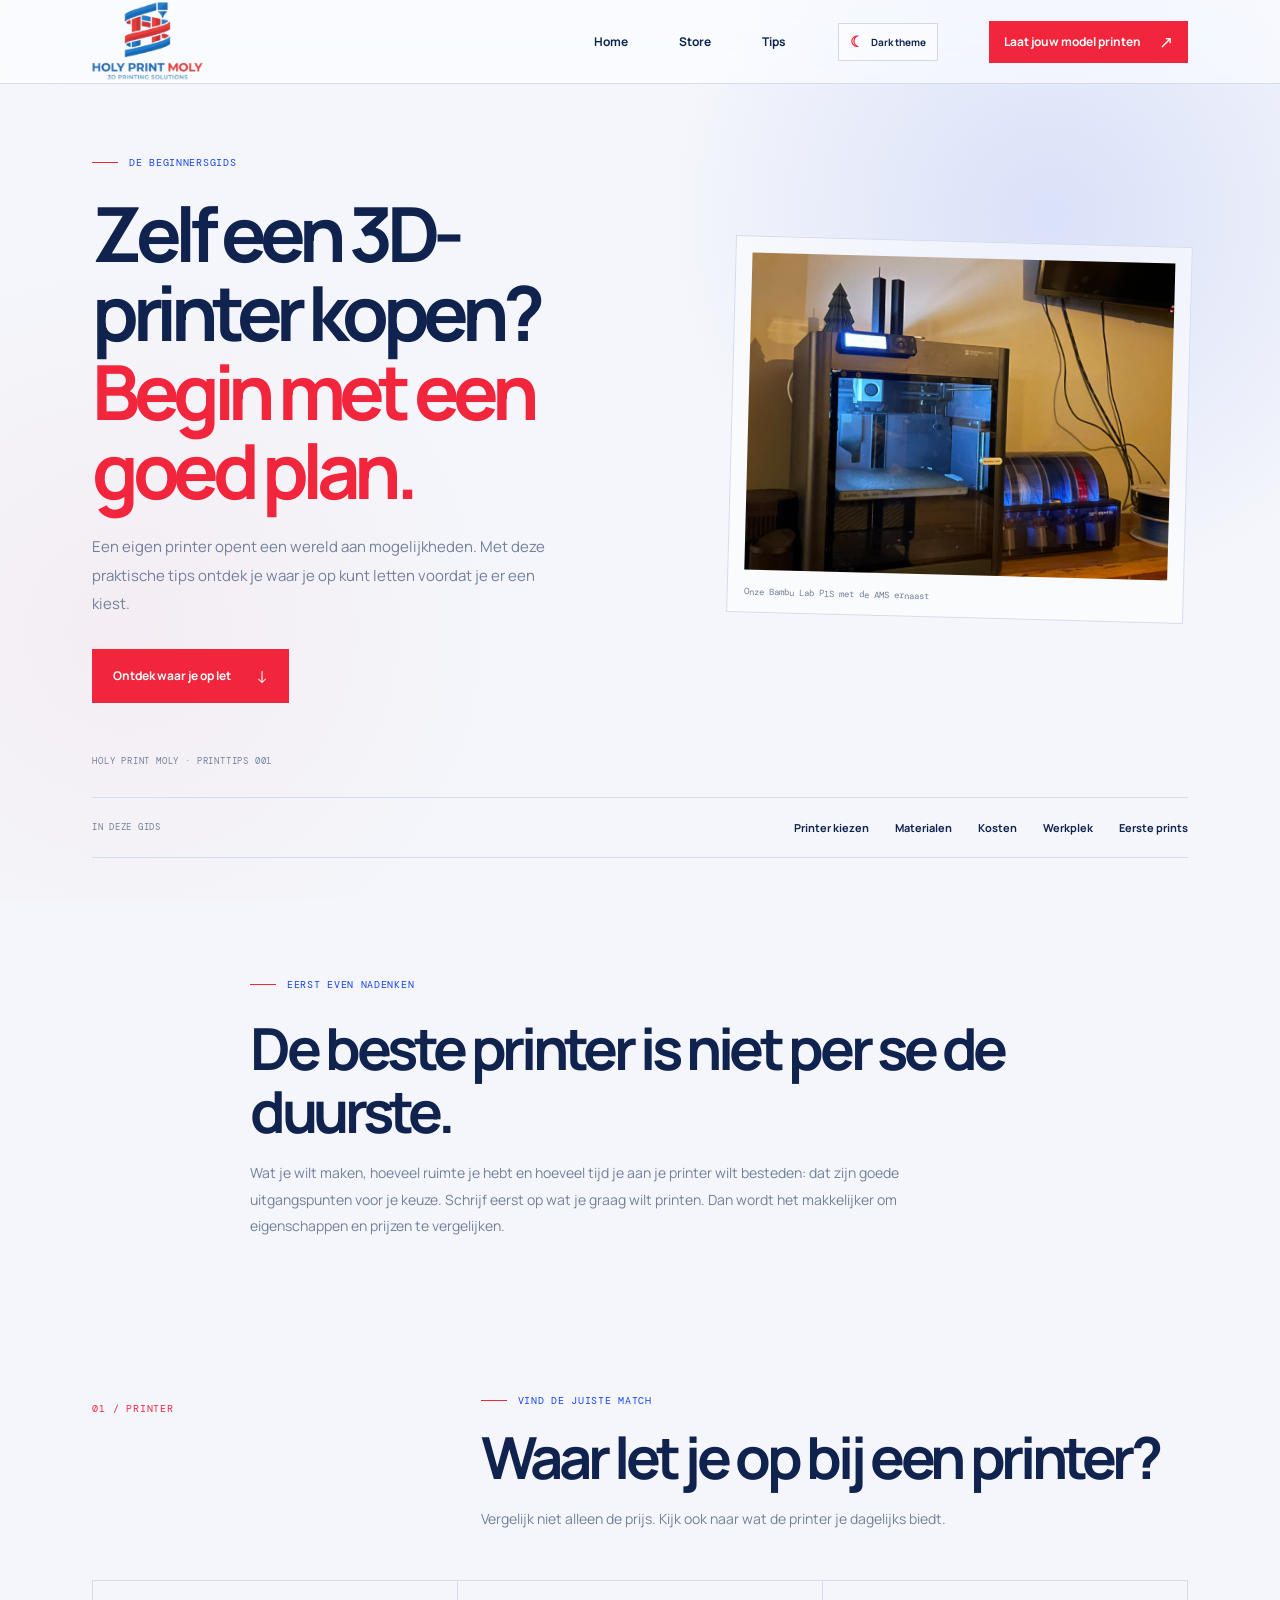
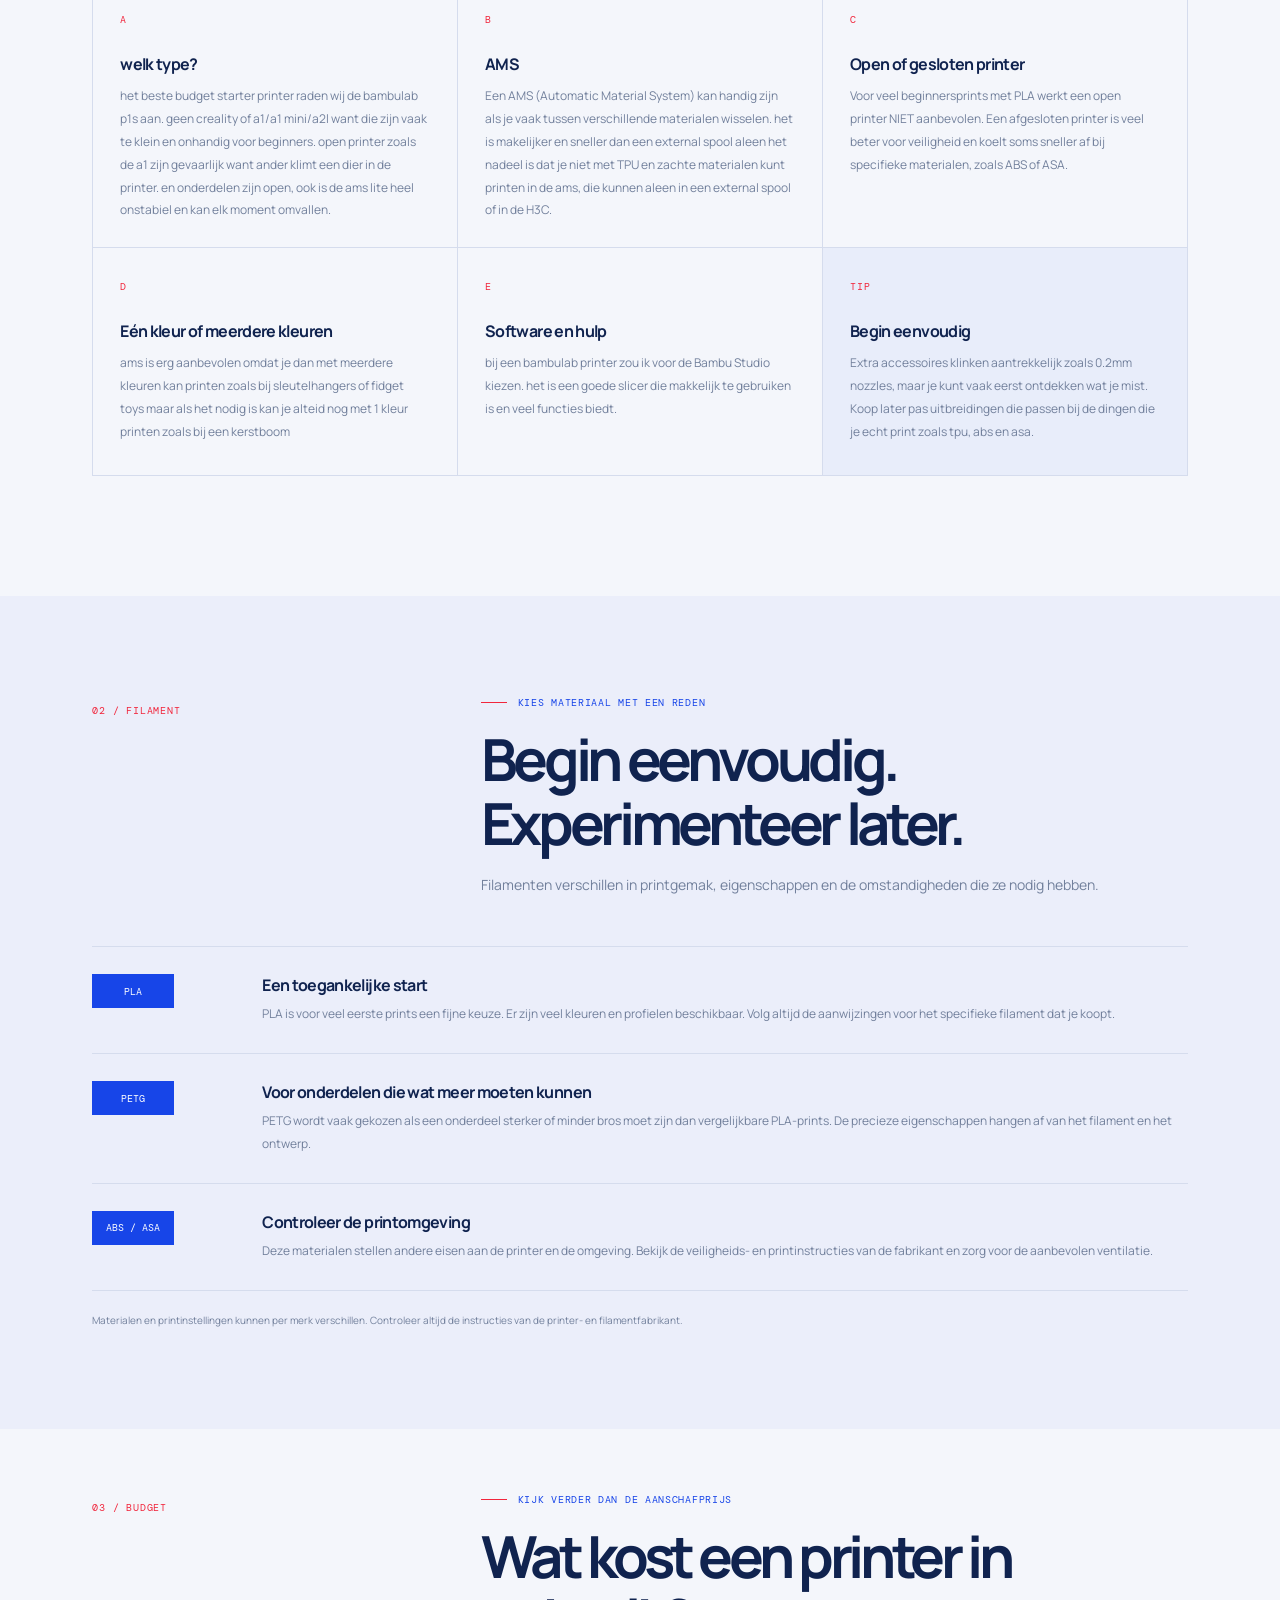
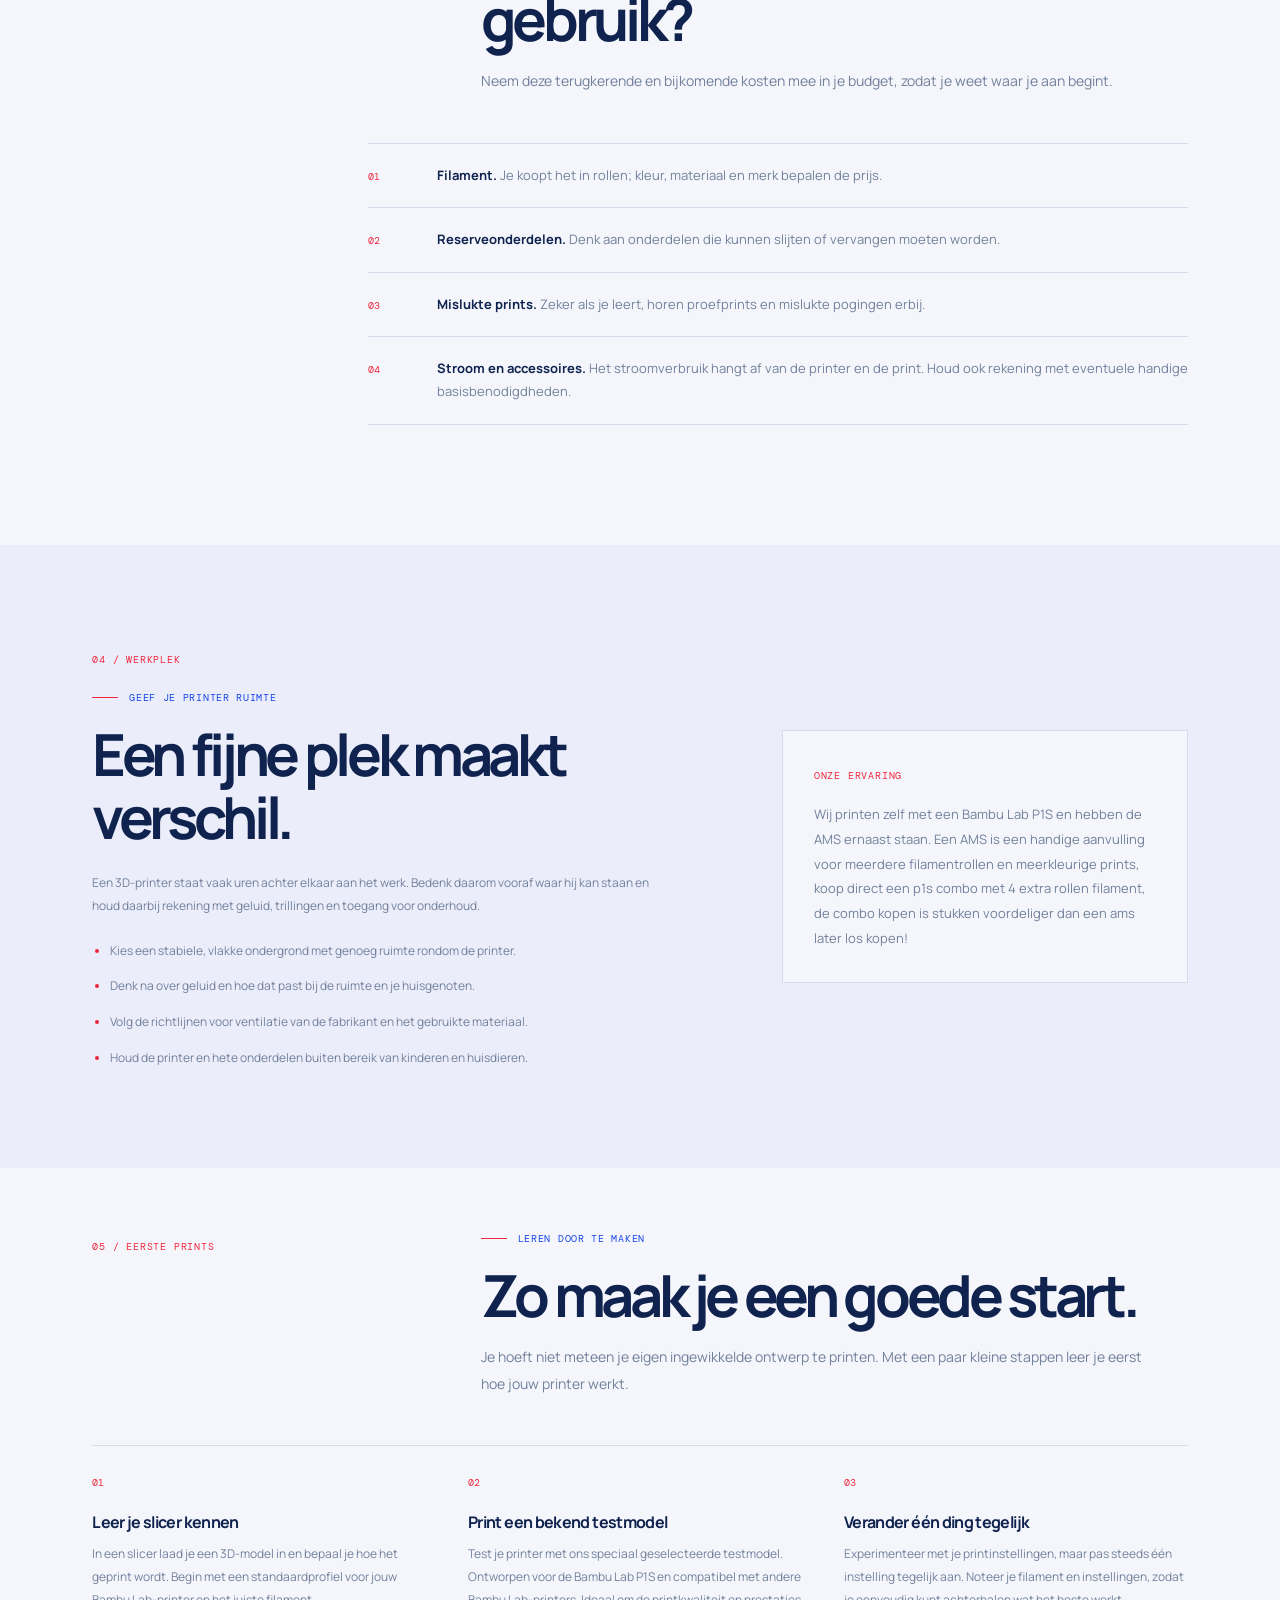
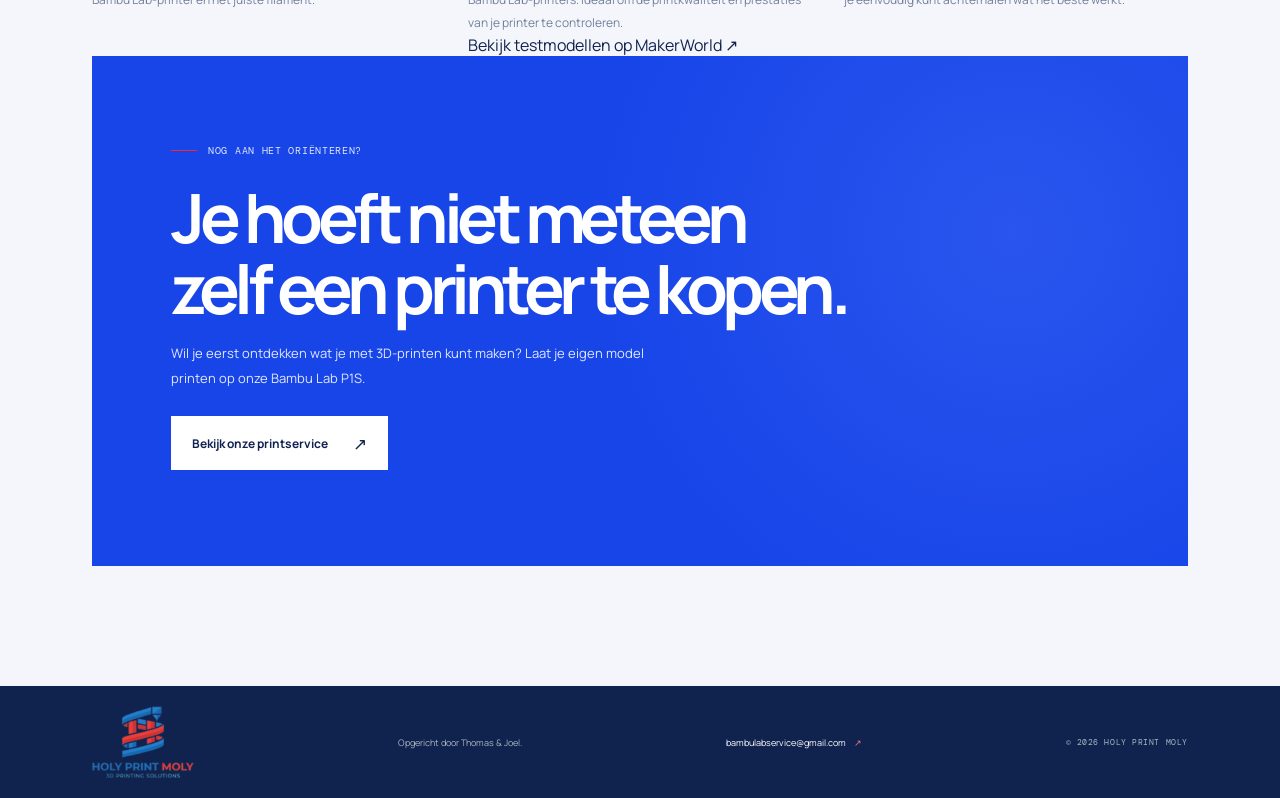
<file: tips.html>
<!doctype html>
<html lang="nl">
  <head>
    <meta charset="UTF-8" />
    <meta name="viewport" content="width=device-width, initial-scale=1.0" />
    <meta
      name="description"
      content="Denk je aan een eigen 3D-printer? Lees onze praktische tips over printerkeuze, filament, kosten en je eerste prints."
    />
    <meta name="theme-color" content="#f4f6fb" />
    <title>Zelf een 3D-printer kopen? Onze tips — Holy Print Moly</title>
    <link rel="icon" href="./logo.png" type="image/png" />
    <link rel="preconnect" href="https://fonts.googleapis.com" />
    <link rel="preconnect" href="https://fonts.gstatic.com" crossorigin />
    <link
      href="https://fonts.googleapis.com/css2?family=DM+Mono:wght@400;500&family=Manrope:wght@400;500;600;700;800&display=swap"
      rel="stylesheet"
    />
    <link rel="stylesheet" href="style.css" />
    <link rel="stylesheet" href="tips.css" />
    <script src="tips.js" defer></script>
  </head>
  <body>
    <a class="skip-link" href="#main">Ga naar de inhoud</a>

    <header class="site-header">
      <a class="brand" href="./index.html#top" aria-label="Holy Print Moly — home">
        <span class="brand-mark" role="img" aria-label="Holy Print Moly — 3D printing solutions"></span>
      </a>
      <nav class="main-nav" aria-label="Hoofdnavigatie">
        <a class="store-nav-entry" href="./index.html">Home</a>
        <a class="store-nav-entry" href="./store.html">Store</a>
        <a href="./tips.html" aria-current="page">Tips</a>
        <button class="theme-toggle" id="theme-toggle" type="button" aria-label="Schakel naar dark theme" aria-pressed="false">
          <span class="theme-icon" aria-hidden="true">☾</span>
          <span class="theme-label">Dark theme</span>
        </button>
        <a class="nav-cta" href="./index.html#offerte">Laat jouw model printen <span aria-hidden="true">↗</span></a>
      </nav>
    </header>

    <main id="main">
      <section class="tips-hero">
        <div class="tips-hero-content">
          <p class="eyebrow"><span class="eyebrow-line"></span> De beginnersgids</p>
          <h1>Zelf een 3D-printer kopen?<br /><span>Begin met een goed plan.</span></h1>
          <p class="tips-hero-intro">Een eigen printer opent een wereld aan mogelijkheden. Met deze praktische tips ontdek je waar je op kunt letten voordat je er een kiest.</p>
          <a class="button button-primary" href="#kiezen">Ontdek waar je op let <span aria-hidden="true">↓</span></a>
        </div>
        <figure class="tips-hero-photo">
          <img src="./SETUP.jpg" alt="Onze Bambu Lab P1S met de AMS ernaast" fetchpriority="high" />
          <figcaption>Onze Bambu Lab P1S met de AMS ernaast</figcaption>
        </figure>
        <span class="tips-hero-index" aria-hidden="true">HOLY PRINT MOLY · PRINTTIPS 001</span>
      </section>

      <nav class="tips-contents section-wrap" aria-label="Inhoud van de gids">
        <span>In deze gids</span>
        <a href="#kiezen">Printer kiezen</a>
        <a href="#materialen">Materialen</a>
        <a href="#kosten">Kosten</a>
        <a href="#werkplek">Werkplek</a>
        <a href="#beginnen">Eerste prints</a>
      </nav>

      <section class="tips-intro section-wrap">
        <p class="eyebrow"><span class="eyebrow-line"></span> Eerst even nadenken</p>
        <h2>De beste printer is niet per se de duurste.</h2>
        <p>Wat je wilt maken, hoeveel ruimte je hebt en hoeveel tijd je aan je printer wilt besteden: dat zijn goede uitgangspunten voor je keuze. Schrijf eerst op wat je graag wilt printen. Dan wordt het makkelijker om eigenschappen en prijzen te vergelijken.</p>
      </section>

      <section class="tips-chapter section-wrap" id="kiezen">
        <div class="tips-chapter-heading">
          <span class="tips-chapter-number">01 / PRINTER</span>
          <div>
            <p class="eyebrow"><span class="eyebrow-line"></span> Vind de juiste match</p>
            <h2>Waar let je op bij een printer?</h2>
            <p>Vergelijk niet alleen de prijs. Kijk ook naar wat de printer je dagelijks biedt.</p>
          </div>
        </div>
        <div class="tips-card-grid">
          <article class="tips-card">
            <span class="tips-card-index">A</span>
            <h3>welk type?</h3>
            <p>het beste budget starter printer raden wij de bambulab p1s aan. geen creality of a1/a1 mini/a2l want die zijn vaak te klein en onhandig voor beginners. open printer zoals de a1 zijn gevaarlijk want ander klimt een dier in de printer. en onderdelen zijn open, ook is de ams lite heel onstabiel en kan elk moment omvallen.</p>
          </article>
          <article class="tips-card">
            <span class="tips-card-index">B</span>
            <h3>AMS</h3>
            <p>Een AMS (Automatic Material System) kan handig zijn als je vaak tussen verschillende materialen wisselen. het is makelijker en sneller dan een external spool aleen het nadeel is dat je niet met TPU en zachte materialen kunt printen in de ams, die kunnen aleen in een external spool of in de H3C.</p>
          </article>
          <article class="tips-card">
            <span class="tips-card-index">C</span>
            <h3>Open of gesloten printer</h3>
            <p>Voor veel beginnersprints met PLA werkt een open printer NIET aanbevolen. Een afgesloten printer is veel beter voor veiligheid en koelt soms sneller af bij specifieke materialen, zoals ABS of ASA.</p>
          </article>
          <article class="tips-card">
            <span class="tips-card-index">D</span>
            <h3>Eén kleur of meerdere kleuren</h3>
            <p>ams is erg aanbevolen omdat je dan met meerdere kleuren kan printen zoals bij sleutelhangers of fidget toys maar als het nodig is kan je alteid nog met 1 kleur printen zoals bij een kerstboom</p>
          </article>
          <article class="tips-card">
            <span class="tips-card-index">E</span>
            <h3>Software en hulp</h3>
            <p>bij een bambulab printer zou ik voor de Bambu Studio kiezen. het is een goede slicer die makkelijk te gebruiken is en veel functies biedt.</p>
          </article>
          <article class="tips-card tips-card-highlight">
            <span class="tips-card-index">TIP</span>
            <h3>Begin eenvoudig</h3>
            <p>Extra accessoires klinken aantrekkelijk zoals 0.2mm nozzles, maar je kunt vaak eerst ontdekken wat je mist. Koop later pas uitbreidingen die passen bij de dingen die je echt print zoals tpu, abs en asa.</p>
          </article>
        </div>
      </section>

      <section class="tips-chapter tips-chapter-shaded" id="materialen">
        <div class="section-wrap">
          <div class="tips-chapter-heading">
            <span class="tips-chapter-number">02 / FILAMENT</span>
            <div>
              <p class="eyebrow"><span class="eyebrow-line"></span> Kies materiaal met een reden</p>
              <h2>Begin eenvoudig. Experimenteer later.</h2>
              <p>Filamenten verschillen in printgemak, eigenschappen en de omstandigheden die ze nodig hebben.</p>
            </div>
          </div>
          <div class="material-list">
            <article>
              <span class="material-tag">PLA</span>
              <div><h3>Een toegankelijke start</h3><p>PLA is voor veel eerste prints een fijne keuze. Er zijn veel kleuren en profielen beschikbaar. Volg altijd de aanwijzingen voor het specifieke filament dat je koopt.</p></div>
            </article>
            <article>
              <span class="material-tag">PETG</span>
              <div><h3>Voor onderdelen die wat meer moeten kunnen</h3><p>PETG wordt vaak gekozen als een onderdeel sterker of minder bros moet zijn dan vergelijkbare PLA-prints. De precieze eigenschappen hangen af van het filament en het ontwerp.</p></div>
            </article>
            <article>
              <span class="material-tag">ABS / ASA</span>
              <div><h3>Controleer de printomgeving</h3><p>Deze materialen stellen andere eisen aan de printer en de omgeving. Bekijk de veiligheids- en printinstructies van de fabrikant en zorg voor de aanbevolen ventilatie.</p></div>
            </article>
          </div>
          <p class="tips-note">Materialen en printinstellingen kunnen per merk verschillen. Controleer altijd de instructies van de printer- en filamentfabrikant.</p>
        </div>
      </section>

      <section class="tips-chapter section-wrap" id="kosten">
        <div class="tips-chapter-heading">
          <span class="tips-chapter-number">03 / BUDGET</span>
          <div>
            <p class="eyebrow"><span class="eyebrow-line"></span> Kijk verder dan de aanschafprijs</p>
            <h2>Wat kost een printer in gebruik?</h2>
            <p>Neem deze terugkerende en bijkomende kosten mee in je budget, zodat je weet waar je aan begint.</p>
          </div>
        </div>
        <ul class="tips-checklist">
          <li><span aria-hidden="true">01</span><p><strong>Filament.</strong> Je koopt het in rollen; kleur, materiaal en merk bepalen de prijs.</p></li>
          <li><span aria-hidden="true">02</span><p><strong>Reserveonderdelen.</strong> Denk aan onderdelen die kunnen slijten of vervangen moeten worden.</p></li>
          <li><span aria-hidden="true">03</span><p><strong>Mislukte prints.</strong> Zeker als je leert, horen proefprints en mislukte pogingen erbij.</p></li>
          <li><span aria-hidden="true">04</span><p><strong>Stroom en accessoires.</strong> Het stroomverbruik hangt af van de printer en de print. Houd ook rekening met eventuele handige basisbenodigdheden.</p></li>
        </ul>
      </section>

      <section class="tips-chapter tips-chapter-shaded" id="werkplek">
        <div class="section-wrap tips-workspace">
          <div>
            <div class="tips-chapter-heading">
              <span class="tips-chapter-number">04 / WERKPLEK</span>
              <div>
                <p class="eyebrow"><span class="eyebrow-line"></span> Geef je printer ruimte</p>
                <h2>Een fijne plek maakt verschil.</h2>
              </div>
            </div>
            <p>Een 3D-printer staat vaak uren achter elkaar aan het werk. Bedenk daarom vooraf waar hij kan staan en houd daarbij rekening met geluid, trillingen en toegang voor onderhoud.</p>
            <ul class="workspace-list">
              <li>Kies een stabiele, vlakke ondergrond met genoeg ruimte rondom de printer.</li>
              <li>Denk na over geluid en hoe dat past bij de ruimte en je huisgenoten.</li>
              <li>Volg de richtlijnen voor ventilatie van de fabrikant en het gebruikte materiaal.</li>
              <li>Houd de printer en hete onderdelen buiten bereik van kinderen en huisdieren.</li>
            </ul>
          </div>
          <aside class="workspace-callout">
            <span class="tips-card-index">ONZE ERVARING</span>
            <p>Wij printen zelf met een Bambu Lab P1S en hebben de AMS ernaast staan. Een AMS is een handige aanvulling voor meerdere filamentrollen en meerkleurige prints, koop direct een p1s combo met 4 extra rollen filament, de combo kopen is stukken voordeliger dan een ams later los kopen!</p>
          </aside>
        </div>
      </section>

      <section class="tips-chapter section-wrap" id="beginnen">
        <div class="tips-chapter-heading">
          <span class="tips-chapter-number">05 / EERSTE PRINTS</span>
          <div>
            <p class="eyebrow"><span class="eyebrow-line"></span> Leren door te maken</p>
            <h2>Zo maak je een goede start.</h2>
            <p>Je hoeft niet meteen je eigen ingewikkelde ontwerp te printen. Met een paar kleine stappen leer je eerst hoe jouw printer werkt.</p>
          </div>
        </div>
<ol class="tips-first-prints">
  <li>
    <span>01</span>
    <div>
      <h3>Leer je slicer kennen</h3>
      <p>
        In een slicer laad je een 3D-model in en bepaal je hoe het
        geprint wordt. Begin met een standaardprofiel voor jouw
        Bambu Lab-printer en het juiste filament.
      </p>
    </div>
  </li>

  <li>
    <span>02</span>
    <div>
      <h3>Print een bekend testmodel</h3>
      <p>
        Test je printer met ons speciaal geselecteerde testmodel.
        Ontworpen voor de Bambu Lab P1S en compatibel met andere
        Bambu Lab-printers. Ideaal om de printkwaliteit en prestaties
        van je printer te controleren.
      </p>

      <a
        href="https://makerworld.com/nl/models/2057817-dog-benchy#profileId-2380439"
        target="_blank"
        rel="noopener noreferrer"
        class="tips-button"
      >
        Bekijk testmodellen op MakerWorld
        <span aria-hidden="true">↗</span>
      </a>
    </div>
  </li>

  <li>
    <span>03</span>
    <div>
      <h3>Verander één ding tegelijk</h3>
      <p>
        Experimenteer met je printinstellingen, maar pas steeds
        één instelling tegelijk aan. Noteer je filament en instellingen,
        zodat je eenvoudig kunt achterhalen wat het beste werkt.
      </p>
    </div>
  </li>
</ol>

      <section class="tips-bottom-cta">
        <div class="section-wrap">
          <p class="eyebrow"><span class="eyebrow-line"></span> Nog aan het oriënteren?</p>
          <h2>Je hoeft niet meteen<br />zelf een printer te kopen.</h2>
          <p>Wil je eerst ontdekken wat je met 3D-printen kunt maken? Laat je eigen model printen op onze Bambu Lab P1S.</p>
          <a class="button button-primary" href="./index.html#offerte">Bekijk onze printservice <span aria-hidden="true">↗</span></a>
        </div>
      </section>
    </main>

    <footer class="site-footer">
      <a class="brand footer-brand" href="./index.html#top">
        <span class="brand-mark" role="img" aria-label="Holy Print Moly — 3D printing solutions"></span>
      </a>
      <p>Opgericht door Thomas &amp; Joel.</p>
      <a href="mailto:bambulabservice@gmail.com">bambulabservice@gmail.com <span aria-hidden="true">↗</span></a>
      <span class="copyright">© 2026 HOLY PRINT MOLY</span>
    </footer>
  </body>
</html>
</file>
<file: style.css>
:root {
  color-scheme: light;
  --paper: #f4f6fb;
  --white: #fff;
  --ink: #10234f;
  --blue: #1745e8;
  --blue-soft: #dce5ff;
  --red: #f1263c;
  --muted: #72809c;
  --line: #d5dced;
  --mono: "DM Mono", "Courier New", monospace;
  --sans: "Manrope", "Arial", sans-serif;
}

:root[data-theme="dark"] {
  color-scheme: dark;
  --paper: #0c1221;
  --ink: #f0f3ff;
  --blue: #4169ff;
  --blue-soft: #1b2b58;
  --red: #ff4058;
  --muted: #a6b0ca;
  --line: rgba(179, 194, 235, 0.18);
}

* {
  box-sizing: border-box;
}

html {
  scroll-behavior: smooth;
  scroll-padding-top: 92px;
}

body {
  margin: 0;
  min-height: 100vh;
  background: var(--paper);
  background-image:
    radial-gradient(560px circle at var(--glow-x, 82vw) var(--glow-y, 24vh), rgba(23, 69, 232, 0.12), transparent 68%),
    radial-gradient(520px circle at 10% 70%, rgba(241, 38, 60, 0.045), transparent 72%);
  background-attachment: fixed;
  color: var(--ink);
  font-family: var(--sans);
  -webkit-font-smoothing: antialiased;
}

::selection {
  background: var(--red);
  color: var(--white);
}

a {
  color: inherit;
  text-decoration: none;
}

button,
input {
  font: inherit;
}

.skip-link {
  position: absolute;
  z-index: 20;
  top: 8px;
  left: 8px;
  padding: 12px 16px;
  transform: translateY(-150%);
  background: var(--ink);
  color: var(--white);
}

.skip-link:focus {
  transform: translateY(0);
}

.site-header {
  position: sticky;
  top: 0;
  z-index: 5;
  display: flex;
  min-height: 84px;
  align-items: center;
  justify-content: space-between;
  padding: 0 7.2%;
  border-bottom: 1px solid var(--line);
  background: rgba(255, 255, 255, 0.56);
  backdrop-filter: blur(26px) saturate(190%);
  -webkit-backdrop-filter: blur(26px) saturate(190%);
}

.brand {
  display: inline-flex;
  align-items: center;
  gap: 0;
}

.brand-mark {
  display: block;
  width: 112px;
  height: 79px;
  flex: 0 0 112px;
  overflow: hidden;
  background-image: url("./logo.png");
  background-position: -76px -33px;
  background-repeat: no-repeat;
  background-size: 263px 143px;
}

.brand-name {
  font-size: 15px;
  font-weight: 800;
  letter-spacing: -0.07em;
}

.brand-name em {
  color: var(--red);
  font-style: normal;
}

.main-nav {
  display: flex;
  align-items: center;
  gap: clamp(24px, 4vw, 58px);
  font-size: 12px;
  font-weight: 700;
}

.theme-toggle {
  display: inline-flex;
  min-height: 38px;
  align-items: center;
  gap: 8px;
  padding: 0 11px;
  border: 1px solid rgba(16, 35, 79, 0.16);
  background: rgba(255, 255, 255, 0.46);
  color: var(--ink);
  cursor: pointer;
  font-size: 10px;
  font-weight: 700;
  transition: background-color 200ms ease, border-color 200ms ease, transform 200ms ease;
}

.theme-toggle:hover {
  transform: translateY(-2px);
  border-color: var(--blue);
  background: rgba(255, 255, 255, 0.82);
}

.theme-icon {
  color: var(--red);
  font-size: 15px;
  transition: transform 350ms ease;
}

.theme-toggle:hover .theme-icon {
  transform: rotate(-18deg) scale(1.12);
}

.main-nav > a:not(.nav-cta) {
  transition: color 180ms ease;
}

.main-nav > a:not(.nav-cta):hover,
.text-link:hover {
  color: var(--red);
}

.nav-cta {
  display: flex;
  min-height: 42px;
  align-items: center;
  gap: 18px;
  padding: 0 15px;
  background: var(--red);
  color: var(--white);
  transition: background-color 180ms ease;
}

.nav-cta:hover {
  background: var(--blue);
}

.nav-cta span,
.button span {
  font-size: 17px;
  font-weight: 400;
}

.section-wrap {
  width: min(1120px, 85.6%);
  margin-inline: auto;
}

.hero {
  position: relative;
  display: grid;
  width: 100%;
  min-height: 650px;
  grid-template-columns: minmax(0, 1.04fr) minmax(0, 0.96fr);
  column-gap: clamp(24px, 4vw, 52px);
  align-items: center;
  padding: 43px max(7.2%, calc((100% - 1120px) / 2)) 76px;
  background:
    radial-gradient(680px circle at var(--glow-x, 82vw) var(--glow-y, 24vh), rgba(92, 130, 255, 0.32), transparent 72%),
    var(--blue);
  color: var(--white);
}

.hero-copy {
  position: relative;
  z-index: 1;
  min-width: 0;
  padding: 42px 0 32px;
}

.eyebrow {
  display: flex;
  align-items: center;
  gap: 11px;
  margin: 0 0 25px;
  color: var(--blue);
  font-family: var(--mono);
  font-size: 10px;
  letter-spacing: 0.07em;
  text-transform: uppercase;
}

.eyebrow-line {
  display: inline-block;
  width: 26px;
  height: 1px;
  background: var(--red);
}

.hero .eyebrow {
  color: #e2e8ff;
}

.hero .text-link {
  color: var(--white);
}

h1,
h2,
h3,
p {
  margin-top: 0;
}

.hero h1 {
  max-width: 650px;
  margin-bottom: 21px;
  font-size: clamp(56px, 7.5vw, 98px);
  font-weight: 700;
  letter-spacing: -0.085em;
  line-height: 0.98;
  color: var(--white);
}

.typed-line {
  display: inline;
  color: var(--red);
}

.typed-phrase {
  border-right: 3px solid currentColor;
  animation: caret-blink 850ms steps(2, start) infinite;
}

.screen-reader-only {
  position: absolute;
  width: 1px;
  height: 1px;
  overflow: hidden;
  clip: rect(0, 0, 0, 0);
  clip-path: inset(50%);
  white-space: nowrap;
}

.hero h1 span,
.section-heading h2 span,
.pricing-copy h2 span,
.order-heading h2 span,
.closing-content p span {
  color: var(--red);
}

.hero-intro {
  max-width: min(410px, 100%);
  margin-bottom: 31px;
  color: #e2e8ff;
  font-size: 15px;
  line-height: 1.9;
}

.hero-actions {
  display: flex;
  align-items: center;
  gap: 26px;
}

.button {
  display: inline-flex;
  min-height: 54px;
  align-items: center;
  justify-content: center;
  gap: 25px;
  border: 0;
  cursor: pointer;
  font-size: 12px;
  font-weight: 700;
  transition: background-color 180ms ease, color 180ms ease, transform 180ms ease;
}

.button-primary {
  padding: 0 21px;
  background: var(--red);
  color: var(--white);
}

.button-primary:hover {
  transform: translateY(-2px);
  background: var(--ink);
}

.text-link {
  display: inline-flex;
  align-items: center;
  gap: 10px;
  font-size: 11px;
  font-weight: 700;
  transition: color 180ms ease;
}

.text-link span {
  color: var(--red);
  font-size: 17px;
}

.hero-note {
  display: flex;
  align-items: center;
  gap: 9px;
  margin-top: 50px;
  color: #d9e1ff;
  font-family: var(--mono);
  font-size: 9px;
  letter-spacing: 0.02em;
}

.status-dot {
  width: 7px;
  height: 7px;
  background: #ff5465;
}

.hero-art {
  position: relative;
  display: flex;
  min-width: 0;
  min-height: 485px;
  align-items: center;
  justify-content: center;
  margin: 0;
  overflow: hidden;
  background:
    radial-gradient(370px circle at var(--surface-x, 50%) var(--surface-y, 50%), rgba(255, 255, 255, 0.46), transparent 70%),
    linear-gradient(90deg, transparent 49.8%, rgba(23, 69, 232, 0.1) 50%, transparent 50.2%),
    linear-gradient(0deg, transparent 49.8%, rgba(23, 69, 232, 0.1) 50%, transparent 50.2%),
    rgba(244, 246, 251, 0.82);
  background-size: auto, 70px 70px, 70px 70px, auto;
  border: 1px solid rgba(255, 255, 255, 0.58);
  backdrop-filter: blur(16px) saturate(135%);
  -webkit-backdrop-filter: blur(16px) saturate(135%);
}

.hero-art::before,
.hero-art::after {
  position: absolute;
  width: 64%;
  aspect-ratio: 1;
  border: 1px solid rgba(23, 69, 232, 0.22);
  content: "";
  animation: orbit-turn 28s linear infinite;
  transform: rotate(30deg) skewY(-4deg);
}

.hero-art::after {
  width: 46%;
  border-color: rgba(241, 38, 60, 0.5);
  transform: rotate(30deg) skewY(-4deg) translate(12%, 12%);
  animation-direction: reverse;
  animation-duration: 34s;
}

.print-object {
  position: relative;
  z-index: 1;
  width: min(100%, 440px);
  overflow: visible;
  animation: object-drift 6s ease-in-out infinite;
}

.orbit {
  stroke-width: 1;
  vector-effect: non-scaling-stroke;
}

.orbit-blue {
  stroke: rgba(23, 69, 232, 0.55);
}

.orbit-red {
  stroke: rgba(241, 38, 60, 0.62);
  stroke-dasharray: 4 7;
}

.object-line {
  stroke: var(--blue);
  stroke-width: 1.3;
  vector-effect: non-scaling-stroke;
}

.object-fill {
  fill: #d6e0ff;
}

.object-side {
  fill: #bccdff;
}

.object-front {
  fill: #e7ebfa;
}

.print-layer {
  fill: none;
  stroke: var(--red);
  stroke-width: 1.3;
  vector-effect: non-scaling-stroke;
}

.art-point {
  fill: var(--red);
}

.point-two {
  fill: var(--blue);
}

.art-cross {
  stroke: var(--red);
  stroke-width: 1;
}

.art-index,
.art-caption,
.hero-scroll,
.intro-band-detail,
.step-number,
.form-section-label,
.detail-index,
.copyright {
  font-family: var(--mono);
  font-size: 9px;
  letter-spacing: 0.07em;
}

.art-index {
  position: absolute;
  top: 26px;
  right: 12%;
  color: var(--blue);
}

.art-caption {
  position: absolute;
  right: 10%;
  bottom: 23px;
  margin: 0;
  color: var(--blue);
  font-size: 8px;
  text-transform: uppercase;
}

.art-caption span {
  margin-right: 12px;
  color: var(--red);
}

.hero-scroll {
  position: absolute;
  bottom: 30px;
  left: 0;
  display: flex;
  align-items: center;
  gap: 12px;
  color: #e2e8ff;
  font-size: 8px;
}

.hero-scroll span {
  display: inline-block;
  width: 31px;
  height: 1px;
  background: var(--red);
}

.intro-band {
  background: var(--red);
  color: var(--white);
}

.intro-band-inner {
  display: flex;
  width: min(1120px, 85.6%);
  min-height: 116px;
  align-items: center;
  justify-content: space-between;
  margin-inline: auto;
}

.intro-band p {
  margin: 0;
  font-size: clamp(18px, 2.4vw, 27px);
  font-weight: 600;
  letter-spacing: -0.045em;
}

.intro-band p span {
  color: var(--white);
}

.intro-band-detail {
  color: #ffe0e4;
  font-size: 8px;
}

.process {
  padding-top: 125px;
  padding-bottom: 133px;
  background: transparent;
}

.section-heading {
  max-width: 480px;
  margin-bottom: 66px;
}

.section-heading h2,
.pricing-copy h2,
.order-heading h2 {
  margin-bottom: 0;
  font-size: clamp(43px, 5vw, 63px);
  font-weight: 700;
  letter-spacing: -0.08em;
  line-height: 1.08;
}

.steps {
  display: grid;
  grid-template-columns: repeat(3, 1fr);
  border-top: 1px solid var(--line);
}

.step {
  position: relative;
  min-height: 270px;
  padding: 27px 30px 24px 0;
  background: radial-gradient(240px circle at var(--surface-x, 50%) var(--surface-y, 50%), rgba(23, 69, 232, 0.09), transparent 75%);
  transition: background-size 350ms ease;
}

.step + .step {
  padding-left: 32px;
  border-left: 1px solid var(--line);
}

.tips-teaser {
  display: flex;
  align-items: center;
  justify-content: space-between;
  gap: 32px;
  margin-top: 60px;
  padding: 28px 30px;
  border: 1px solid var(--line);
  background: rgba(255, 255, 255, 0.42);
}

.tips-teaser h3 {
  margin: 0 0 8px;
  font-size: clamp(17px, 2vw, 22px);
  letter-spacing: -0.05em;
}

.tips-teaser > div > p:last-child {
  max-width: 470px;
  margin: 0;
  color: var(--muted);
  font-size: 11px;
  line-height: 1.8;
}

.step-number {
  color: var(--red);
}

.step-icon {
  position: relative;
  display: flex;
  width: 40px;
  height: 42px;
  align-items: center;
  justify-content: center;
  margin: 37px 0 22px;
  color: var(--blue);
}

.icon-file::before {
  width: 19px;
  height: 25px;
  border: 1px solid var(--blue);
  content: "";
}

.icon-file span::before,
.icon-file span::after {
  position: absolute;
  left: 14px;
  width: 10px;
  height: 1px;
  background: var(--red);
  content: "";
}

.icon-file span::before {
  top: 18px;
}

.icon-file span::after {
  top: 23px;
  width: 7px;
}

.icon-layers span {
  position: absolute;
  width: 20px;
  height: 12px;
  border: 1px solid var(--blue);
  transform: skewY(-28deg);
}

.icon-layers span:nth-child(1) {
  top: 4px;
}

.icon-layers span:nth-child(2) {
  top: 14px;
  border-color: var(--red);
}

.icon-layers span:nth-child(3) {
  top: 24px;
}

.icon-cube span {
  position: relative;
  width: 22px;
  height: 22px;
  border: 1px solid var(--blue);
  transform: rotate(30deg) skewY(0deg) scaleX(0.86);
}

.icon-cube span::after {
  position: absolute;
  top: 50%;
  left: -1px;
  width: 22px;
  height: 1px;
  background: var(--red);
  content: "";
}

.step h3 {
  margin-bottom: 11px;
  font-size: 16px;
  font-weight: 700;
  letter-spacing: -0.035em;
}

.step p {
  max-width: 275px;
  margin-bottom: 0;
  color: #697680;
  font-size: 12px;
  line-height: 1.9;
}

.step-rule {
  position: absolute;
  right: 0;
  bottom: 0;
  left: 0;
  height: 2px;
  background: var(--blue);
  transform: scaleX(0.14);
  transform-origin: left;
  transition: transform 400ms ease;
}

.step:hover .step-rule {
  transform: scaleX(1);
}

.preview-section {
  display: grid;
  grid-template-columns: 0.66fr 1.34fr;
  align-items: center;
  gap: 7%;
  padding-top: 8px;
  padding-bottom: 130px;
  background: transparent;
}

.preview-heading h2 {
  margin-bottom: 17px;
  font-size: clamp(43px, 5vw, 63px);
  font-weight: 700;
  letter-spacing: -0.08em;
  line-height: 1.08;
}

.preview-heading h2 span {
  color: var(--red);
}

.preview-heading > p:last-child {
  max-width: 290px;
  margin-bottom: 0;
  color: var(--muted);
  font-size: 12px;
  line-height: 1.9;
}

.glass-card {
  position: relative;
  overflow: hidden;
  border: 1px solid rgba(255, 255, 255, 0.56);
  background: rgba(255, 255, 255, 0.38);
  backdrop-filter: blur(28px) saturate(175%);
  -webkit-backdrop-filter: blur(28px) saturate(175%);
  transition: border-color 300ms ease, background-color 300ms ease, transform 300ms ease;
}

.glass-card::before {
  position: absolute;
  z-index: 1;
  top: 0;
  left: -85%;
  width: 42%;
  height: 100%;
  background: linear-gradient(110deg, transparent, rgba(255, 255, 255, 0.22), transparent);
  content: "";
  pointer-events: none;
  transform: skewX(-17deg);
  transition: left 700ms cubic-bezier(0.2, 0.65, 0.3, 1);
}

.glass-card::after {
  position: absolute;
  z-index: 1;
  inset: 0;
  background: radial-gradient(320px circle at var(--surface-x, 50%) var(--surface-y, 50%), rgba(70, 116, 255, 0.12), transparent 76%);
  content: "";
  opacity: 0;
  pointer-events: none;
  transition: opacity 240ms ease;
}

.glass-card:hover::after {
  opacity: 1;
}

.glass-card > * {
  position: relative;
  z-index: 2;
}

.glass-card:hover::before {
  left: 145%;
}

.preview-card:hover {
  border-color: rgba(65, 105, 255, 0.42);
}

.preview-toolbar {
  display: flex;
  min-height: 69px;
  align-items: center;
  gap: 15px;
  padding: 12px 17px;
  border-bottom: 1px solid var(--line);
  background: rgba(255, 255, 255, 0.3);
}

.preview-upload {
  position: relative;
  min-height: 39px;
  flex: 0 0 auto;
  gap: 12px;
  padding-inline: 13px;
  font-size: 10px;
}

.preview-upload input {
  position: absolute;
  width: 1px;
  height: 1px;
  overflow: hidden;
  clip: rect(0, 0, 0, 0);
  white-space: nowrap;
  clip-path: inset(50%);
}

.preview-upload:focus-within {
  outline: 2px solid var(--blue);
  outline-offset: 3px;
}

.preview-file {
  overflow: hidden;
  flex: 1;
  color: var(--muted);
  font-family: var(--mono);
  font-size: 8px;
  letter-spacing: 0.035em;
  text-overflow: ellipsis;
  white-space: nowrap;
}

.preview-reset {
  flex: 0 0 auto;
  padding: 7px 0 7px 8px;
  border: 0;
  background: transparent;
  color: var(--blue);
  cursor: pointer;
  font-size: 9px;
}

.preview-reset:disabled {
  cursor: default;
  opacity: 0.42;
}

.preview-reset span {
  padding-left: 4px;
  color: var(--red);
  font-size: 14px;
}

.preview-stage {
  display: grid;
  min-height: 350px;
  overflow: hidden;
  place-items: center;
  background-color: rgba(65, 105, 255, 0.035);
  background-image:
    linear-gradient(rgba(65, 105, 255, 0.055) 1px, transparent 1px),
    linear-gradient(90deg, rgba(65, 105, 255, 0.055) 1px, transparent 1px),
    radial-gradient(ellipse at 50% 44%, rgba(65, 105, 255, 0.12), transparent 67%);
  background-position: center center;
  background-size: 28px 28px, 28px 28px, 100% 100%;
  cursor: grab;
  touch-action: none;
  transition: background-color 250ms ease;
}

.preview-stage.is-dragging {
  background-color: rgba(65, 105, 255, 0.12);
}

.preview-stage:active {
  cursor: grabbing;
}

#model-canvas {
  position: absolute;
  inset: 0;
  width: 100%;
  height: 100%;
  opacity: 0;
  transition: opacity 400ms ease;
}

#model-canvas.is-visible {
  opacity: 1;
}

.preview-empty {
  position: relative;
  z-index: 1;
  display: flex;
  align-items: center;
  flex-direction: column;
  gap: 8px;
  padding: 25px;
  color: var(--ink);
  text-align: center;
  pointer-events: none;
  transition: opacity 220ms ease, transform 300ms ease;
}

.preview-empty[hidden] {
  display: none;
}

.preview-empty svg {
  width: 83px;
  height: 83px;
  margin-bottom: 9px;
  fill: none;
  stroke: var(--blue);
  stroke-linecap: square;
  stroke-linejoin: miter;
  stroke-width: 1.2;
  animation: object-drift 4s ease-in-out infinite;
}

.preview-empty svg path:last-child {
  stroke: var(--red);
}

.preview-empty strong {
  font-size: 12px;
}

.preview-empty > span {
  color: var(--muted);
  font-size: 10px;
}

.preview-empty .preview-drop-hint {
  margin-top: 4px;
  color: var(--blue);
  font-family: var(--mono);
  font-size: 8px;
  text-transform: uppercase;
}

.preview-axis,
.preview-help {
  position: absolute;
  z-index: 1;
  color: var(--muted);
  font-family: var(--mono);
  font-size: 8px;
  letter-spacing: 0.035em;
  pointer-events: none;
}

.preview-axis {
  top: 15px;
  left: 16px;
}

.preview-axis i {
  color: var(--red);
  font-style: normal;
}

.preview-help {
  right: 15px;
  bottom: 14px;
}

.preview-help i {
  padding: 0 3px;
  color: var(--red);
  font-style: normal;
}

.preview-status {
  min-height: 43px;
  margin: 0;
  padding: 13px 17px;
  border-top: 1px solid var(--line);
  color: var(--muted);
  font-size: 9px;
  line-height: 1.7;
}

.pricing-section {
  padding: 110px 0 114px;
  background:
    radial-gradient(640px circle at var(--glow-x, 82vw) var(--glow-y, 24vh), rgba(93, 132, 255, 0.36), transparent 72%),
    linear-gradient(123deg, #123bdd, var(--blue) 54%, #1137c5);
  color: var(--white);
}

.pricing-layout {
  display: grid;
  grid-template-columns: 1fr 0.86fr;
  align-items: center;
  gap: 12%;
}

.pricing-copy .eyebrow {
  margin-bottom: 23px;
  color: #e0e7ff;
}

.pricing-copy h2 {
  margin-bottom: 20px;
}

.pricing-copy > p:not(.eyebrow, .price-footnote) {
  max-width: 390px;
  margin-bottom: 26px;
  color: #e0e7ff;
  font-size: 13px;
  line-height: 1.9;
}

.rate-lockup {
  display: flex;
  align-items: center;
  gap: 17px;
  margin: 24px 0 11px;
}

.rate-value {
  color: var(--red);
  font-size: clamp(48px, 6vw, 73px);
  font-weight: 700;
  letter-spacing: -0.09em;
  line-height: 1;
}

.rate-unit {
  padding-left: 15px;
  border-left: 1px solid #b8c2c7;
  color: #e0e7ff;
  font-family: var(--mono);
  font-size: 9px;
  line-height: 1.7;
  text-transform: uppercase;
}

.price-footnote {
  max-width: 370px;
  margin-bottom: 0;
  color: #c2ceff;
  font-size: 10px;
  line-height: 1.7;
}

.price-details {
  padding-top: 5px;
}

.price-detail-row {
  display: flex;
  min-height: 67px;
  align-items: center;
  justify-content: space-between;
  border-bottom: 1px solid rgba(255, 255, 255, 0.28);
  font-size: 12px;
}

.price-detail-row > span {
  display: flex;
  align-items: center;
  gap: 15px;
  font-weight: 600;
}

.detail-index {
  color: var(--red);
  font-size: 8px;
}

.price-detail-row strong {
  font-size: 13px;
}

.price-detail-row strong small {
  color: #c2ceff;
  font-size: 10px;
  font-weight: 500;
}

.free-label {
  color: #fff;
}

.price-callout {
  display: flex;
  gap: 17px;
  margin-top: 31px;
  padding-top: 2px;
}

.callout-mark {
  color: var(--red);
  font-size: 20px;
}

.price-callout p {
  max-width: 330px;
  margin: 0;
  color: #e0e7ff;
  font-size: 10px;
  line-height: 1.9;
}

.order-section {
  padding-top: 116px;
  background: transparent;
}

.order-layout {
  display: grid;
  grid-template-columns: 0.85fr 1.15fr;
  align-items: start;
  gap: 9%;
  padding-bottom: 82px;
}

.order-heading {
  padding-top: 14px;
}

.order-heading h2 {
  margin-bottom: 21px;
}

.order-heading > p:last-child {
  max-width: 330px;
  margin-bottom: 31px;
  color: #697680;
  font-size: 12px;
  line-height: 1.9;
}

.printer-spec {
  display: flex;
  align-items: center;
  gap: 13px;
  padding-top: 22px;
  border-top: 1px solid var(--line);
}

.printer-spec-mark {
  display: grid;
  width: 43px;
  height: 43px;
  place-items: center;
  background: var(--blue);
  color: var(--white);
  font-family: var(--mono);
  font-size: 11px;
}

.printer-spec > span:last-child {
  display: flex;
  flex-direction: column;
  gap: 5px;
}

.printer-spec strong {
  font-size: 11px;
}

.printer-spec small {
  color: var(--muted);
  font-size: 9px;
}

.printer-setup {
  margin: 26px 0 0;
}

.printer-setup img {
  display: block;
  width: 100%;
  aspect-ratio: 4 / 3;
  border: 1px solid var(--line);
  object-fit: cover;
}

.printer-setup figcaption {
  margin-top: 9px;
  color: var(--muted);
  font-size: 9px;
}

.order-card {
  padding: clamp(20px, 3.2vw, 36px);
  border: 1px solid rgba(255, 255, 255, 0.7);
  background:
    radial-gradient(360px circle at var(--surface-x, 50%) var(--surface-y, 50%), rgba(65, 105, 255, 0.09), transparent 74%),
    rgba(255, 255, 255, 0.59);
  backdrop-filter: blur(26px) saturate(165%);
  -webkit-backdrop-filter: blur(26px) saturate(165%);
}

.form-section-label {
  display: flex;
  align-items: center;
  gap: 12px;
  margin: 0 0 19px;
  color: var(--ink);
  font-size: 9px;
  text-transform: uppercase;
}

.form-section-label span {
  color: var(--red);
}

.field {
  display: flex;
  flex-direction: column;
  gap: 9px;
  color: var(--ink);
  font-size: 10px;
  font-weight: 700;
}

.field input,
.field select {
  width: 100%;
  min-height: 42px;
  padding: 0 4px;
  border: 1px solid var(--line);
  border-radius: 0;
  outline: 0;
  background: var(--paper);
  color: var(--ink);
  font-size: 12px;
  font-weight: 600;
}

.filament-field {
  margin-bottom: 14px;
}

.estimate-panel {
  padding: 19px 0 17px;
  border-top: 1px solid var(--line);
  border-bottom: 1px solid var(--line);
}

.weight-field {
  max-width: 225px;
}

.weight-input-wrap {
  display: flex;
  height: 46px;
  align-items: center;
  border-bottom: 1px solid var(--blue);
}

.weight-input-wrap input {
  min-height: 44px;
  padding-left: 0;
  border: 0;
  background: transparent;
  font-size: 20px;
  font-weight: 700;
  letter-spacing: -0.04em;
}

.weight-input-wrap input:focus {
  background: transparent;
}

.weight-input-wrap input:focus-visible {
  outline: 2px solid var(--red);
  outline-offset: 3px;
}

.weight-input-wrap > span {
  color: #7e888e;
  font-family: var(--mono);
  font-size: 9px;
}

.weight-hint {
  margin: 8px 0 21px;
  color: var(--muted);
  font-size: 9px;
  line-height: 1.6;
}

.pickup-note {
  margin: 15px 0 0;
  padding: 12px;
  border-left: 2px solid var(--blue);
  background: rgba(65, 105, 255, 0.07);
  color: var(--muted);
  font-size: 10px;
  line-height: 1.6;
}

.estimate-total {
  display: flex;
  min-height: 71px;
  align-items: center;
  justify-content: space-between;
  border-bottom: 1px solid var(--line);
}

.estimate-total > span {
  font-size: 11px;
  font-weight: 700;
}

.estimate-total small {
  display: block;
  margin-top: 5px;
  color: #899196;
  font-size: 8px;
  font-weight: 400;
}

.estimate-total strong {
  color: var(--red);
  font-size: 24px;
  letter-spacing: -0.06em;
}

.submit-button {
  width: 100%;
  margin-top: 15px;
}

.send-label {
  margin-top: 29px;
}

.privacy-note {
  margin: 11px 0 0;
  color: var(--muted);
  font-size: 8px;
  line-height: 1.8;
}

.privacy-note a {
  color: var(--blue);
  text-decoration: underline;
  text-underline-offset: 2px;
}

.slice-instructions {
  padding: 15px;
  border-left: 3px solid var(--red);
  background: #f0f3ff;
}

.slice-instructions p {
  margin: 0;
  color: #485779;
  font-size: 10px;
  line-height: 1.85;
}

.slice-instructions strong {
  color: var(--blue);
}

.pickup-strip {
  display: flex;
  min-height: 100px;
  align-items: center;
  gap: 25px;
  padding: 20px max(7.2%, calc((100% - 1120px) / 2));
  background: var(--red);
  color: var(--white);
}

.pickup-label {
  padding-right: 22px;
  border-right: 1px solid rgba(255, 255, 255, 0.48);
  font-family: var(--mono);
  font-size: 9px;
  letter-spacing: 0.07em;
  white-space: nowrap;
}

.pickup-strip p {
  display: flex;
  flex: 1;
  flex-direction: column;
  gap: 4px;
  margin: 0;
  font-size: 11px;
}

.pickup-strip p span {
  color: #ffe0e4;
  font-size: 10px;
}

.pickup-strip > a {
  font-size: 10px;
  font-weight: 700;
}

.pickup-strip > a span {
  margin-left: 6px;
}

.closing-band {
  overflow: hidden;
  background: var(--ink);
  color: var(--white);
}

.closing-content {
  position: relative;
  display: flex;
  min-height: 223px;
  align-items: center;
  justify-content: space-between;
}

.closing-content::after {
  position: absolute;
  top: -90px;
  right: 9%;
  width: 330px;
  height: 330px;
  border: 1px solid rgba(255, 255, 255, 0.14);
  content: "";
  transform: rotate(30deg) skewY(-4deg);
}

.closing-symbol {
  position: relative;
  z-index: 1;
  color: rgba(255, 255, 255, 0.45);
  font-family: var(--mono);
  font-size: 11px;
}

.closing-symbol span {
  color: #f07879;
}

.closing-content p {
  position: relative;
  z-index: 1;
  margin: 0 auto 0 9%;
  font-size: clamp(23px, 3.5vw, 39px);
  font-weight: 600;
  letter-spacing: -0.065em;
  line-height: 1.3;
}

.closing-content p span {
  color: #f59a9d;
}

.closing-content > a {
  position: relative;
  z-index: 1;
  display: grid;
  width: 47px;
  height: 47px;
  place-items: center;
  border: 1px solid rgba(255, 255, 255, 0.5);
  font-size: 20px;
  transition: color 180ms ease, background-color 180ms ease;
}

.closing-content > a:hover {
  background: var(--white);
  color: var(--blue);
}

.site-footer {
  display: flex;
  min-height: 100px;
  align-items: center;
  justify-content: space-between;
  gap: 18px;
  padding: 20px 7.2%;
  background: var(--ink);
  color: var(--white);
}

.footer-brand .brand-mark {
  width: 102px;
  height: 72px;
  flex-basis: 102px;
  background-position: -70px -30px;
  background-size: 242px 132px;
}

.footer-brand .brand-name {
  font-size: 13px;
}

.site-footer > p {
  margin: 0;
  color: #aab6c0;
  font-size: 9px;
}

.site-footer > a:not(.brand) {
  font-size: 9px;
}

.site-footer > a:not(.brand) span {
  margin-left: 6px;
  color: #f07879;
}

.copyright {
  color: #aab6c0;
  font-size: 8px;
}

.has-motion .reveal {
  opacity: 0;
  transform: translateY(18px);
  transition: opacity 650ms ease, transform 650ms cubic-bezier(0.2, 0.65, 0.3, 1);
}

.has-motion .reveal.is-visible {
  opacity: 1;
  transform: translateY(0);
}

.has-motion .steps .reveal:nth-child(2) {
  transition-delay: 90ms;
}

.has-motion .steps .reveal:nth-child(3) {
  transition-delay: 180ms;
}

@keyframes object-drift {
  0%,
  100% {
    transform: translateY(0);
  }
  50% {
    transform: translateY(-8px);
  }
}

@keyframes orbit-turn {
  from {
    transform: rotate(0deg) skewY(-4deg);
  }
  to {
    transform: rotate(360deg) skewY(-4deg);
  }
}

:root[data-theme="dark"] body {
  background:
    radial-gradient(560px circle at var(--glow-x, 82vw) var(--glow-y, 24vh), rgba(65, 105, 255, 0.18), transparent 68%),
    radial-gradient(ellipse at 8% 68%, rgba(255, 64, 88, 0.08), transparent 30%),
    var(--paper);
}

:root[data-theme="dark"] .site-header {
  border-bottom-color: rgba(179, 194, 235, 0.13);
  background: rgba(12, 18, 33, 0.78);
}

:root[data-theme="dark"] .theme-toggle {
  border-color: rgba(179, 194, 235, 0.25);
  background: rgba(255, 255, 255, 0.07);
  color: var(--ink);
}

:root[data-theme="dark"] .theme-toggle:hover {
  background: rgba(255, 255, 255, 0.15);
}

:root[data-theme="dark"] .hero {
  background:
    radial-gradient(680px circle at var(--glow-x, 82vw) var(--glow-y, 24vh), rgba(103, 133, 255, 0.31), transparent 72%),
    #19327e;
}

:root[data-theme="dark"] .hero-art {
  border-color: rgba(255, 255, 255, 0.24);
  background:
    radial-gradient(370px circle at var(--surface-x, 50%) var(--surface-y, 50%), rgba(142, 165, 255, 0.24), transparent 70%),
    linear-gradient(90deg, transparent 49.8%, rgba(122, 151, 255, 0.1) 50%, transparent 50.2%),
    linear-gradient(0deg, transparent 49.8%, rgba(122, 151, 255, 0.1) 50%, transparent 50.2%),
    rgba(15, 23, 43, 0.76);
}

:root[data-theme="dark"] .hero-art::before {
  border-color: rgba(122, 151, 255, 0.42);
}

:root[data-theme="dark"] .hero-art::after {
  border-color: rgba(255, 64, 88, 0.55);
}

:root[data-theme="dark"] .art-index,
:root[data-theme="dark"] .art-caption {
  color: #d7dfff;
}

:root[data-theme="dark"] .object-fill {
  fill: #879cd8;
}

:root[data-theme="dark"] .object-side {
  fill: #6075b4;
}

:root[data-theme="dark"] .object-front {
  fill: #a7b5e3;
}

:root[data-theme="dark"] .object-line {
  stroke: #162b70;
}

:root[data-theme="dark"] .pricing-section {
  background:
    radial-gradient(640px circle at var(--glow-x, 82vw) var(--glow-y, 24vh), rgba(105, 137, 255, 0.29), transparent 72%),
    linear-gradient(123deg, #14234b, #172654 54%, #111f45);
}

:root[data-theme="dark"] .rate-unit {
  border-color: rgba(255, 255, 255, 0.3);
}

:root[data-theme="dark"] .step p,
:root[data-theme="dark"] .order-heading > p:last-child {
  color: #b7c1d9;
}

:root[data-theme="dark"] .tips-teaser {
  background: rgba(255, 255, 255, 0.035);
}

:root[data-theme="dark"] .glass-card {
  border-color: rgba(188, 203, 255, 0.2);
  background: rgba(25, 35, 59, 0.59);
}

:root[data-theme="dark"] .glass-card::after {
  background: radial-gradient(320px circle at var(--surface-x, 50%) var(--surface-y, 50%), rgba(105, 137, 255, 0.22), transparent 76%);
}

:root[data-theme="dark"] .glass-card::before {
  background: linear-gradient(110deg, transparent, rgba(197, 211, 255, 0.12), transparent);
}

:root[data-theme="dark"] .preview-toolbar {
  background: rgba(255, 255, 255, 0.035);
}

:root[data-theme="dark"] .preview-stage {
  background-color: rgba(9, 15, 30, 0.2);
  background-image:
    linear-gradient(rgba(141, 164, 255, 0.085) 1px, transparent 1px),
    linear-gradient(90deg, rgba(141, 164, 255, 0.085) 1px, transparent 1px),
    radial-gradient(ellipse at 50% 44%, rgba(65, 105, 255, 0.19), transparent 67%);
}

:root[data-theme="dark"] .order-card {
  border-color: rgba(188, 203, 255, 0.2);
  background:
    radial-gradient(360px circle at var(--surface-x, 50%) var(--surface-y, 50%), rgba(65, 105, 255, 0.17), transparent 74%),
    rgba(20, 29, 49, 0.58);
  backdrop-filter: blur(20px);
  -webkit-backdrop-filter: blur(20px);
}

:root[data-theme="dark"] .weight-input-wrap > span,
:root[data-theme="dark"] .estimate-total small {
  color: #a6b0ca;
}

:root[data-theme="dark"] .pickup-note {
  background: rgba(65, 105, 255, 0.13);
}

:root[data-theme="dark"] .slice-instructions {
  background: rgba(65, 105, 255, 0.13);
}

:root[data-theme="dark"] .slice-instructions p {
  color: #c3cbea;
}

:root[data-theme="dark"] .closing-band,
:root[data-theme="dark"] .site-footer {
  background: #080d18;
}

:root[data-theme="dark"] .button-primary:hover {
  background: #fff;
  color: #10234f;
}

:root[data-theme="dark"] .pickup-strip {
  background: #c61f3e;
}

.hero-actions .button-primary,
.nav-cta,
.preview-upload,
.submit-button {
  position: relative;
  overflow: hidden;
}

.hero-actions .button-primary::after,
.nav-cta::after,
.preview-upload::after,
.submit-button::after {
  position: absolute;
  top: -50%;
  left: -70%;
  width: 40%;
  height: 200%;
  background: linear-gradient(90deg, transparent, rgba(255, 255, 255, 0.28), transparent);
  content: "";
  pointer-events: none;
  transform: rotate(20deg);
  transition: left 550ms ease;
}

.hero-actions .button-primary:hover::after,
.nav-cta:hover::after,
.preview-upload:hover::after,
.submit-button:hover::after {
  left: 140%;
}

@media (max-width: 850px) {
  .site-header {
    padding-inline: 5%;
  }

  .section-wrap,
  .intro-band-inner {
    width: 90%;
  }

  .hero {
    width: 100%;
    min-height: 590px;
    grid-template-columns: minmax(0, 1.08fr) minmax(0, 0.92fr);
    column-gap: 22px;
    padding-inline: 5%;
  }

  .hero h1 {
    font-size: clamp(55px, 8.5vw, 76px);
  }

  .hero-art {
    min-height: 405px;
    margin: 0;
  }

  .pricing-layout {
    gap: 7%;
  }

  .order-layout {
    gap: 7%;
  }

  .preview-section {
    grid-template-columns: 0.7fr 1.3fr;
    gap: 5%;
  }

  .preview-toolbar {
    flex-wrap: wrap;
    gap: 8px 12px;
  }

  .preview-stage {
    min-height: 320px;
  }

  .site-footer {
    flex-wrap: wrap;
    padding-inline: 5%;
  }
}

@media (max-width: 620px) {
  html {
    scroll-padding-top: 20px;
  }

  .site-header {
    min-height: 72px;
  }

  .brand-mark {
    width: 96px;
    height: 68px;
    flex-basis: 96px;
    background-position: -65px -28px;
    background-size: 225px 122px;
  }

  .main-nav {
    gap: 12px;
  }

  .theme-toggle {
    min-height: 36px;
    gap: 5px;
    padding-inline: 8px;
    font-size: 9px;
  }

  .theme-icon {
    font-size: 14px;
  }

  .main-nav > a:not(.nav-cta) {
    display: none;
  }

  .main-nav > a.store-nav-entry {
    display: inline-flex;
    color: var(--red);
    font-size: 10px;
  }

  .nav-cta {
    min-height: 39px;
    gap: 9px;
    padding-inline: 10px;
    font-size: 10px;
  }

  .brand-name {
    font-size: 14px;
  }

  .section-wrap,
  .intro-band-inner {
    width: 88%;
  }

  .hero {
    width: 100%;
    min-height: auto;
    grid-template-columns: 1fr;
    padding: 53px 6% 79px;
  }

  .hero-copy {
    padding: 0;
  }

  .hero h1 {
    font-size: clamp(61px, 15vw, 87px);
  }

  .hero-intro {
    max-width: 360px;
    font-size: 13px;
  }

  .hero-note {
    margin-top: 30px;
  }

  .hero-art {
    min-height: 335px;
    margin: 14px -5% -14px;
  }

  .print-object {
    width: min(92%, 345px);
  }

  .hero-art::before {
    width: 75%;
  }

  .hero-art::after {
    width: 54%;
  }

  .hero-scroll {
    bottom: 20px;
  }

  .art-index {
    top: 8px;
  }

  .art-caption {
    bottom: 8px;
  }

  .intro-band-inner {
    min-height: 96px;
    align-items: flex-start;
    justify-content: center;
    flex-direction: column;
    gap: 9px;
  }

  .intro-band-detail {
    font-size: 7px;
  }

  .process {
    padding-top: 84px;
    padding-bottom: 88px;
  }

  .section-heading {
    margin-bottom: 38px;
  }

  .section-heading h2,
  .pricing-copy h2,
  .order-heading h2,
  .preview-heading h2 {
    font-size: clamp(43px, 11vw, 58px);
  }

  .steps {
    grid-template-columns: 1fr;
  }

  .tips-teaser {
    align-items: flex-start;
    flex-direction: column;
    gap: 20px;
    margin-top: 36px;
    padding: 22px 18px;
  }

  .step,
  .step + .step {
    min-height: 0;
    padding: 22px 0 25px;
    border-left: 0;
    border-bottom: 1px solid var(--line);
  }

  .step-icon {
    margin: 23px 0 16px;
  }

  .step p {
    max-width: 390px;
  }

  .step-rule {
    bottom: -1px;
    width: 35%;
    transform: none;
  }

  .step:hover .step-rule {
    width: 100%;
  }

  .pricing-section {
    padding: 82px 0 86px;
  }

  .pricing-layout {
    grid-template-columns: 1fr;
    gap: 43px;
  }

  .pricing-copy > p:not(.eyebrow, .price-footnote) {
    max-width: 340px;
  }

  .rate-value {
    font-size: 62px;
  }

  .price-detail-row {
    min-height: 61px;
  }

  .preview-section {
    grid-template-columns: 1fr;
    gap: 28px;
    padding-top: 0;
    padding-bottom: 88px;
  }

  .preview-heading > p:last-child {
    max-width: 370px;
  }

  .preview-toolbar {
    display: grid;
    grid-template-columns: 1fr auto;
    gap: 10px;
    padding: 12px;
  }

  .preview-upload {
    min-height: 38px;
  }

  .preview-file {
    grid-column: 1;
    grid-row: 2;
  }

  .preview-reset {
    grid-column: 2;
    grid-row: 1;
  }

  .preview-stage {
    min-height: 300px;
  }

  .preview-help {
    font-size: 7px;
  }

  .order-section {
    padding-top: 86px;
  }

  .order-layout {
    grid-template-columns: 1fr;
    gap: 39px;
    padding-bottom: 56px;
  }

  .estimate-panel {
    padding: 16px 0;
  }

  .pickup-strip {
    min-height: 108px;
    flex-wrap: wrap;
    gap: 12px 15px;
    padding: 20px 6%;
  }

  .pickup-label {
    padding-right: 14px;
  }

  .pickup-strip p {
    flex-basis: calc(100% - 155px);
  }

  .pickup-strip > a {
    margin-left: auto;
  }

  .closing-content {
    min-height: 175px;
  }

  .closing-content p {
    margin-left: 7%;
    font-size: clamp(20px, 5.4vw, 30px);
  }

  .closing-content::after {
    right: -25%;
    width: 260px;
    height: 260px;
  }

  .closing-content > a {
    width: 38px;
    height: 38px;
    flex: 0 0 38px;
  }

  .site-footer {
    display: grid;
    grid-template-columns: 1fr auto;
    gap: 14px;
    padding: 24px 6%;
  }

  .site-footer > p {
    grid-row: 2;
  }

  .site-footer > a:not(.brand) {
    grid-column: 1 / -1;
    grid-row: 3;
  }

  .copyright {
    grid-column: 1 / -1;
    grid-row: 4;
  }
}

@media (max-width: 390px) {
  .brand-mark {
    width: 82px;
    height: 58px;
    flex-basis: 82px;
    background-position: -56px -24px;
    background-size: 193px 105px;
  }

  .theme-label {
    display: none;
  }
}

@media (prefers-reduced-motion: reduce) {
  *,
  *::before,
  *::after {
    scroll-behavior: auto !important;
    animation-duration: 0.01ms !important;
    animation-iteration-count: 1 !important;
    transition-duration: 0.01ms !important;
  }

  .has-motion .reveal {
    opacity: 1;
    transform: none;
  }

  .typed-phrase {
    border-right: 0;
  }

  .print-object,
  .preview-empty svg,
  .hero-art::before,
  .hero-art::after {
    animation: none;
  }
}
</file>
<file: store.css>
:root {
  color-scheme: light;
  --paper: #f4f6fb;
  --white: #fff;
  --ink: #10234f;
  --blue: #1745e8;
  --red: #f1263c;
  --muted: #72809c;
  --line: #d5dced;
  --mono: "DM Mono", "Courier New", monospace;
  --sans: "Manrope", "Arial", sans-serif;
}

:root[data-theme="dark"] {
  color-scheme: dark;
  --paper: #0c1221;
  --white: #182139;
  --ink: #f0f3ff;
  --blue: #4169ff;
  --red: #ff4058;
  --muted: #a6b0ca;
  --line: rgba(179, 194, 235, 0.18);
}

* {
  box-sizing: border-box;
}

html {
  scroll-behavior: smooth;
  scroll-padding-top: 100px;
}

body {
  min-width: 320px;
  min-height: 100vh;
  margin: 0;
  background:
    radial-gradient(560px circle at var(--glow-x, 82vw) var(--glow-y, 24vh), rgba(23, 69, 232, 0.12), transparent 68%),
    var(--paper);
  background-attachment: fixed;
  color: var(--ink);
  font-family: var(--sans);
  -webkit-font-smoothing: antialiased;
}

:root[data-theme="dark"] body {
  background:
    radial-gradient(560px circle at var(--glow-x, 82vw) var(--glow-y, 24vh), rgba(65, 105, 255, 0.19), transparent 68%),
    radial-gradient(ellipse at 9% 67%, rgba(255, 64, 88, 0.075), transparent 34%),
    var(--paper);
  background-attachment: fixed;
}

::selection {
  background: var(--red);
  color: #fff;
}

a {
  color: inherit;
  text-decoration: none;
}

button,
input {
  font: inherit;
}

.skip-link {
  position: absolute;
  z-index: 20;
  top: 8px;
  left: 8px;
  padding: 12px 16px;
  transform: translateY(-150%);
  background: var(--ink);
  color: var(--paper);
}

.skip-link:focus {
  transform: translateY(0);
}

.store-header {
  position: sticky;
  z-index: 10;
  top: 0;
  display: flex;
  min-height: 84px;
  align-items: center;
  justify-content: space-between;
  padding: 0 7.2%;
  border-bottom: 1px solid var(--line);
  background: rgba(255, 255, 255, 0.58);
  backdrop-filter: blur(26px) saturate(190%);
  -webkit-backdrop-filter: blur(26px) saturate(190%);
}

:root[data-theme="dark"] .store-header {
  background: rgba(12, 18, 33, 0.76);
}

.brand {
  display: inline-flex;
  align-items: center;
}

.brand-mark {
  display: block;
  width: 112px;
  height: 79px;
  flex: 0 0 112px;
  overflow: hidden;
  background: url("./logo.png") no-repeat -76px -33px / 263px 143px;
}

.store-nav {
  display: flex;
  align-items: center;
  gap: clamp(14px, 2.6vw, 36px);
  font-size: 11px;
  font-weight: 700;
}

.store-nav-link {
  transition: color 180ms ease;
}

.store-nav-link:hover,
.store-nav-link.is-current {
  color: var(--red);
}

.cart-toggle {
  display: inline-flex;
  min-height: 36px;
  align-items: center;
  gap: 8px;
  padding: 0;
  border: 0;
  background: transparent;
  color: var(--ink);
  cursor: pointer;
  font-size: 10px;
  font-weight: 700;
  white-space: nowrap;
}

.cart-toggle:hover {
  color: var(--red);
}

.cart-count {
  display: grid;
  width: 21px;
  height: 21px;
  place-items: center;
  background: var(--blue);
  color: #fff;
  font-family: var(--mono);
  font-size: 9px;
}

.theme-toggle {
  display: inline-flex;
  min-height: 38px;
  align-items: center;
  gap: 8px;
  padding: 0 11px;
  border: 1px solid var(--line);
  background: rgba(255, 255, 255, 0.42);
  color: var(--ink);
  cursor: pointer;
  font-size: 10px;
  font-weight: 700;
  transition: background-color 200ms ease, border-color 200ms ease, transform 200ms ease;
}

:root[data-theme="dark"] .theme-toggle {
  background: rgba(255, 255, 255, 0.06);
}

.theme-toggle:hover {
  transform: translateY(-2px);
  border-color: var(--blue);
}

.theme-icon {
  color: var(--red);
  font-size: 15px;
}

.store-cta {
  display: inline-flex;
  min-height: 42px;
  align-items: center;
  gap: 14px;
  padding: 0 14px;
  background: var(--red);
  color: #fff;
  transition: background-color 180ms ease;
}

.store-cta:hover {
  background: var(--blue);
}

.store-cta span {
  font-size: 16px;
  font-weight: 400;
}

.store-hero {
  display: grid;
  min-height: 490px;
  grid-template-columns: minmax(0, 1fr) minmax(0, 0.8fr);
  align-items: center;
  gap: 7%;
  padding: 56px max(7.2%, calc((100% - 1120px) / 2)) 68px;
  overflow: hidden;
  background:
    radial-gradient(720px circle at var(--glow-x, 82vw) var(--glow-y, 24vh), rgba(93, 132, 255, 0.35), transparent 70%),
    linear-gradient(123deg, #123bdd, var(--blue) 54%, #1137c5);
  color: #fff;
}

:root[data-theme="dark"] .store-hero {
  background:
    radial-gradient(720px circle at var(--glow-x, 82vw) var(--glow-y, 24vh), rgba(132, 156, 255, 0.3), transparent 70%),
    linear-gradient(123deg, #101c43, #172b65 54%, #101d45);
}

.store-hero-copy {
  position: relative;
  z-index: 1;
  max-width: 610px;
  animation: rise-in 700ms both;
}

.eyebrow {
  display: flex;
  align-items: center;
  gap: 11px;
  margin: 0 0 23px;
  color: var(--blue);
  font-family: var(--mono);
  font-size: 9px;
  letter-spacing: 0.07em;
  text-transform: uppercase;
}

.store-hero .eyebrow {
  color: #e3eaff;
}

.eyebrow-line {
  width: 25px;
  height: 1px;
  background: var(--red);
}

.store-hero h1 {
  margin: 0 0 21px;
  font-size: clamp(55px, 7.2vw, 88px);
  font-weight: 700;
  letter-spacing: -0.085em;
  line-height: 0.99;
}

.store-hero h1 span,
.store-bottom h2 span {
  color: #ff5b70;
}

.store-hero-copy > p:not(.eyebrow) {
  max-width: 440px;
  margin-bottom: 25px;
  color: #e1e8ff;
  font-size: 13px;
  line-height: 1.9;
}

.hero-link {
  display: inline-flex;
  align-items: center;
  gap: 14px;
  padding-bottom: 7px;
  border-bottom: 1px solid rgba(255, 255, 255, 0.6);
  font-size: 10px;
  font-weight: 700;
}

.hero-link span {
  color: #ff7587;
  font-size: 16px;
  transition: transform 180ms ease;
}

.hero-link:hover span {
  transform: translateY(3px);
}

.store-hero-art {
  position: relative;
  display: grid;
  min-height: 340px;
  overflow: hidden;
  place-items: center;
  border: 1px solid rgba(255, 255, 255, 0.25);
  background:
    radial-gradient(360px circle at var(--surface-x, 50%) var(--surface-y, 50%), rgba(255, 255, 255, 0.23), transparent 72%),
    linear-gradient(rgba(255, 255, 255, 0.045) 1px, transparent 1px),
    linear-gradient(90deg, rgba(255, 255, 255, 0.045) 1px, transparent 1px),
    rgba(10, 29, 103, 0.24);
  background-size: auto, 35px 35px, 35px 35px, auto;
  backdrop-filter: blur(18px) saturate(145%);
  -webkit-backdrop-filter: blur(18px) saturate(145%);
  animation: rise-in 850ms 100ms both;
}

.store-hero-art::before,
.store-hero-art::after {
  position: absolute;
  width: 220px;
  height: 220px;
  border: 1px solid rgba(255, 255, 255, 0.24);
  content: "";
  transform: rotate(30deg);
  animation: orbit 32s linear infinite;
}

.store-hero-art::after {
  width: 280px;
  height: 280px;
  border-color: rgba(255, 91, 112, 0.58);
  animation-direction: reverse;
  animation-duration: 39s;
}

.hero-art-label,
.hero-art-caption {
  position: absolute;
  z-index: 1;
  color: #e1e8ff;
  font-family: var(--mono);
  font-size: 8px;
  letter-spacing: 0.06em;
}

.hero-art-label {
  top: 18px;
  left: 18px;
}

.hero-art-caption {
  right: 18px;
  bottom: 17px;
  color: #ffbec6;
}

.hero-cube {
  position: relative;
  z-index: 1;
  width: 132px;
  height: 145px;
  animation: cube-float 5s ease-in-out infinite;
  filter: drop-shadow(0 18px 22px rgba(0, 12, 61, 0.22));
}

.hero-cube span {
  position: absolute;
  display: block;
}

.cube-top {
  top: 0;
  left: 4px;
  width: 124px;
  height: 72px;
  background: #e2e8ff;
  clip-path: polygon(50% 0, 100% 36%, 50% 72%, 0 36%);
}

.cube-left {
  top: 52px;
  left: 4px;
  width: 62px;
  height: 90px;
  background: #9db2ff;
  clip-path: polygon(0 0, 100% 22%, 100% 100%, 0 68%);
}

.cube-right {
  top: 52px;
  left: 66px;
  width: 62px;
  height: 90px;
  background: #617ef1;
  clip-path: polygon(0 22%, 100% 0, 100% 68%, 0 100%);
}

.cube-layers {
  z-index: 2;
  top: 68px;
  left: 12px;
  width: 106px;
  height: 52px;
  background: repeating-linear-gradient(to bottom, transparent 0 6px, #f1263c 6px 8px);
  clip-path: polygon(0 0, 50% 24%, 100% 0, 100% 38%, 50% 68%, 0 38%);
  opacity: 0.9;
}

.collection-section {
  width: min(1120px, 85.6%);
  margin: 0 auto;
  padding: 96px 0 124px;
}

.collection-heading {
  display: flex;
  align-items: flex-end;
  justify-content: space-between;
  gap: 24px;
  margin-bottom: 32px;
}

.collection-heading .eyebrow {
  margin-bottom: 13px;
}

.collection-heading h2 {
  margin: 0;
  font-size: clamp(42px, 5vw, 58px);
  font-weight: 700;
  letter-spacing: -0.08em;
  line-height: 1;
}

.collection-heading h2 span {
  color: var(--red);
}

.collection-note {
  margin: 0 0 5px;
  color: var(--muted);
  font-family: var(--mono);
  font-size: 9px;
  letter-spacing: 0.03em;
}

.collection-count {
  color: var(--red);
  font-size: 12px;
}

.collection-note i {
  padding: 0 5px;
  color: var(--red);
  font-style: normal;
}

.collection-toolbar {
  display: flex;
  align-items: center;
  justify-content: space-between;
  gap: 16px;
  margin-bottom: 24px;
  padding: 13px 15px;
  border: 1px solid rgba(255, 255, 255, 0.7);
  background: rgba(255, 255, 255, 0.43);
  backdrop-filter: blur(22px) saturate(170%);
  -webkit-backdrop-filter: blur(22px) saturate(170%);
}

:root[data-theme="dark"] .collection-toolbar {
  border-color: rgba(188, 203, 255, 0.15);
  background: rgba(25, 35, 59, 0.53);
}

.search-box {
  display: flex;
  width: min(370px, 100%);
  min-height: 38px;
  align-items: center;
  gap: 10px;
  padding: 0 11px;
  border-bottom: 1px solid var(--line);
  color: var(--blue);
}

.search-icon {
  font-size: 22px;
  line-height: 1;
}

.search-box input {
  width: 100%;
  min-width: 0;
  border: 0;
  outline: 0;
  background: transparent;
  color: var(--ink);
  font-size: 11px;
}

.search-box input::placeholder {
  color: var(--muted);
}

.search-shortcut {
  color: var(--muted);
  font-family: var(--mono);
  font-size: 10px;
}

.collection-material {
  display: inline-flex;
  align-items: center;
  gap: 8px;
  color: var(--muted);
  font-family: var(--mono);
  font-size: 8px;
  letter-spacing: 0.04em;
  text-transform: uppercase;
  white-space: nowrap;
}

.collection-material span {
  width: 7px;
  height: 7px;
  background: var(--red);
  animation: dot-pulse 2s ease-in-out infinite;
}

.product-grid {
  display: grid;
  grid-template-columns: repeat(3, minmax(0, 1fr));
  gap: 20px;
}

.product-card {
  min-width: 0;
  overflow: hidden;
  border: 1px solid rgba(255, 255, 255, 0.72);
  background:
    radial-gradient(360px circle at var(--surface-x, 50%) var(--surface-y, 50%), rgba(65, 105, 255, 0.1), transparent 75%),
    rgba(255, 255, 255, 0.48);
  backdrop-filter: blur(24px) saturate(170%);
  -webkit-backdrop-filter: blur(24px) saturate(170%);
  animation: card-in 500ms calc(var(--card-index, 0) * 55ms) both;
  transition: transform 230ms ease, border-color 230ms ease, background-color 230ms ease;
}

.product-card:hover {
  transform: translateY(-5px);
  border-color: rgba(23, 69, 232, 0.38);
}

:root[data-theme="dark"] .product-card {
  border-color: rgba(188, 203, 255, 0.16);
  background:
    radial-gradient(360px circle at var(--surface-x, 50%) var(--surface-y, 50%), rgba(65, 105, 255, 0.19), transparent 75%),
    rgba(25, 35, 59, 0.61);
}

:root[data-theme="dark"] .product-card:hover {
  border-color: rgba(119, 148, 255, 0.55);
}

.product-image-frame {
  position: relative;
  display: grid;
  aspect-ratio: 1.28 / 1;
  overflow: hidden;
  place-items: center;
  border-bottom: 1px solid var(--line);
  background:
    radial-gradient(ellipse at center, rgba(23, 69, 232, 0.12), transparent 72%),
    linear-gradient(rgba(23, 69, 232, 0.04) 1px, transparent 1px),
    linear-gradient(90deg, rgba(23, 69, 232, 0.04) 1px, transparent 1px),
    #eef2ff;
  background-size: auto, 25px 25px, 25px 25px, auto;
}

:root[data-theme="dark"] .product-image-frame {
  background:
    radial-gradient(ellipse at center, rgba(65, 105, 255, 0.2), transparent 72%),
    linear-gradient(rgba(141, 164, 255, 0.06) 1px, transparent 1px),
    linear-gradient(90deg, rgba(141, 164, 255, 0.06) 1px, transparent 1px),
    #141d35;
  background-size: auto, 25px 25px, 25px 25px, auto;
}

.product-image {
  width: 100%;
  height: 100%;
  padding: 13px;
  object-fit: contain;
  transition: transform 400ms cubic-bezier(0.2, 0.65, 0.3, 1);
}

.product-image-gallery {
  position: absolute;
  inset: 0;
  display: grid;
  grid-template-columns: repeat(2, minmax(0, 1fr));
  grid-template-rows: minmax(0, 1fr);
  overflow: hidden;
}

.product-image-gallery .product-image {
  min-width: 0;
  padding: 7px;
}

.product-card:hover .product-image {
  transform: scale(1.055);
}

.product-index,
.product-image-label {
  position: absolute;
  color: var(--blue);
  font-family: var(--mono);
  font-size: 8px;
  letter-spacing: 0.035em;
}

:root[data-theme="dark"] .product-index,
:root[data-theme="dark"] .product-image-label {
  color: #d6dfff;
}

.product-index {
  top: 13px;
  left: 14px;
}

.product-image-label {
  right: 13px;
  bottom: 12px;
  color: var(--red);
}

.image-unavailable::after {
  color: var(--muted);
  content: "MODELBEELD";
  font-family: var(--mono);
  font-size: 9px;
  letter-spacing: 0.08em;
}

.product-details {
  padding: 18px 18px 15px;
}

.product-category {
  margin: 0 0 8px;
  color: var(--muted);
  font-family: var(--mono);
  font-size: 8px;
  letter-spacing: 0.05em;
}

.product-details h3 {
  min-height: 25px;
  margin: 0 0 15px;
  font-size: 16px;
  font-weight: 700;
  letter-spacing: -0.045em;
}

.filament-select {
  min-height: 36px;
  max-width: 100%;
  padding: 0 9px;
  border: 1px solid var(--line);
  border-radius: 0;
  background: var(--paper);
  color: var(--ink);
  font-family: var(--sans);
  font-size: 10px;
}

.product-filament-select {
  width: 100%;
  margin: 0 0 13px;
}

.cart-item-details .filament-select {
  margin: 4px 0;
}

.product-description {
  margin: -4px 0 15px;
  color: var(--muted);
  font-size: 10px;
  line-height: 1.7;
}

.product-bottom-row {
  display: flex;
  min-height: 41px;
  align-items: center;
  justify-content: space-between;
  gap: 10px;
  border-top: 1px solid var(--line);
}

.product-price {
  margin: 0;
  color: var(--red);
  font-size: 16px;
  font-weight: 800;
  letter-spacing: -0.04em;
}

.product-price.is-pending {
  color: var(--muted);
  font-size: 10px;
  font-weight: 600;
  letter-spacing: 0;
}

.product-order {
  display: inline-flex;
  min-height: 33px;
  align-items: center;
  gap: 11px;
  padding: 0 10px;
  border: 0;
  background: var(--blue);
  color: #fff;
  cursor: pointer;
  font-size: 9px;
  font-weight: 700;
  transition: background-color 180ms ease, gap 180ms ease;
}

.product-order:hover {
  gap: 16px;
  background: var(--red);
}

.product-order span {
  font-size: 13px;
}

.product-variant-hint {
  margin: -10px 0 13px;
  color: var(--muted);
  font-family: var(--mono);
  font-size: 8px;
}

.store-dialog {
  width: min(580px, calc(100% - 28px));
  max-width: 580px;
  max-height: min(82vh, 780px);
  padding: 0;
  border: 1px solid var(--line);
  background: var(--paper);
  color: var(--ink);
}

.store-dialog::backdrop {
  background: rgba(4, 9, 24, 0.68);
  backdrop-filter: blur(7px);
  -webkit-backdrop-filter: blur(7px);
}

.dialog-panel {
  max-height: min(82vh, 780px);
  overflow: auto;
  padding: 25px;
  background:
    radial-gradient(420px circle at var(--glow-x, 80%) var(--glow-y, 0%), rgba(65, 105, 255, 0.1), transparent 70%),
    var(--paper);
}

.dialog-heading {
  display: flex;
  align-items: flex-start;
  justify-content: space-between;
  gap: 20px;
  margin-bottom: 14px;
}

.dialog-heading .eyebrow {
  margin-bottom: 9px;
  font-size: 8px;
}

.dialog-heading h2 {
  margin: 0;
  font-size: clamp(24px, 5vw, 32px);
  letter-spacing: -0.06em;
}

.dialog-close {
  width: 36px;
  height: 36px;
  flex: 0 0 36px;
  border: 1px solid var(--line);
  background: transparent;
  color: var(--ink);
  cursor: pointer;
  font-size: 24px;
  line-height: 1;
}

.dialog-description,
.cart-note {
  color: var(--muted);
  font-size: 11px;
  line-height: 1.7;
}

.variant-list {
  display: grid;
  max-height: 55vh;
  gap: 7px;
  overflow-y: auto;
  margin-top: 20px;
}

.variant-option {
  display: flex;
  min-height: 48px;
  align-items: center;
  justify-content: space-between;
  gap: 15px;
  padding: 10px 13px;
  border: 1px solid var(--line);
  background: rgba(255, 255, 255, 0.3);
  color: var(--ink);
  cursor: pointer;
  font-size: 11px;
  text-align: left;
  transition: border-color 180ms ease, background-color 180ms ease;
}

:root[data-theme="dark"] .variant-option {
  background: rgba(255, 255, 255, 0.035);
}

.variant-option:hover {
  border-color: var(--blue);
  background: rgba(65, 105, 255, 0.12);
}

.variant-option:disabled {
  cursor: not-allowed;
  opacity: 0.5;
}

.variant-option-add {
  flex: 0 0 auto;
  color: var(--blue);
  font-family: var(--mono);
  font-size: 8px;
  text-transform: uppercase;
}

.cart-items {
  display: grid;
}

.cart-item {
  display: flex;
  align-items: center;
  justify-content: space-between;
  gap: 16px;
  padding: 16px 0;
  border-bottom: 1px solid var(--line);
}

.cart-item-details h3 {
  margin: 0 0 4px;
  font-size: 13px;
}

.cart-item-variant,
.cart-item-price {
  margin: 0;
  color: var(--muted);
  font-size: 10px;
  line-height: 1.6;
}

.cart-item-controls {
  display: flex;
  flex: 0 0 auto;
  align-items: center;
  gap: 9px;
  font-family: var(--mono);
  font-size: 10px;
}

.cart-item-controls button {
  min-width: 28px;
  min-height: 28px;
  border: 1px solid var(--line);
  background: transparent;
  color: var(--ink);
  cursor: pointer;
}

.cart-item-controls button:disabled,
.product-order:disabled {
  cursor: not-allowed;
  opacity: 0.48;
}

.product-order:disabled:hover {
  gap: 11px;
  background: var(--blue);
}

.cart-item-controls .cart-item-remove {
  width: auto;
  margin-left: 4px;
  padding: 0 5px;
  border: 0;
  color: var(--red);
  font-family: var(--sans);
  font-size: 9px;
}

.cart-empty {
  margin: 22px 0;
  color: var(--muted);
  font-size: 12px;
}

.cart-empty[hidden] {
  display: none;
}

.cart-summary {
  display: flex;
  justify-content: space-between;
  gap: 20px;
  padding: 18px 0 8px;
  border-top: 1px solid var(--line);
  font-size: 12px;
}

.cart-summary strong {
  color: var(--red);
}

.cart-note {
  margin: 3px 0 17px;
  font-size: 10px;
}

.checkout-button {
  display: flex;
  width: 100%;
  min-height: 46px;
  align-items: center;
  justify-content: space-between;
  padding: 0 15px;
  border: 0;
  background: var(--red);
  color: #fff;
  cursor: pointer;
  font-size: 11px;
  font-weight: 700;
}

.checkout-button:hover:not(:disabled) {
  background: var(--blue);
}

.checkout-button:disabled {
  cursor: not-allowed;
  opacity: 0.45;
}

.no-results {
  padding: 35px 0;
  color: var(--muted);
  font-size: 13px;
}

.no-results[hidden] {
  display: none;
}

.store-bottom {
  padding: 66px 7.2%;
  background: var(--blue);
  color: #fff;
}

:root[data-theme="dark"] .store-bottom {
  background: #172654;
}

.store-bottom-inner {
  display: flex;
  width: min(1120px, 100%);
  align-items: center;
  justify-content: space-between;
  gap: 30px;
  margin: 0 auto;
}

.store-bottom .eyebrow {
  margin-bottom: 15px;
  color: #dce5ff;
}

.store-bottom h2 {
  margin: 0;
  font-size: clamp(35px, 4.5vw, 53px);
  letter-spacing: -0.075em;
  line-height: 1.08;
}

.store-bottom-inner > a {
  display: inline-flex;
  min-height: 48px;
  align-items: center;
  gap: 20px;
  padding: 0 15px;
  border: 1px solid rgba(255, 255, 255, 0.55);
  font-size: 10px;
  font-weight: 700;
  transition: background-color 180ms ease, color 180ms ease;
}

.store-bottom-inner > a:hover {
  background: #fff;
  color: var(--blue);
}

.store-bottom-inner > a span {
  font-size: 17px;
}

.store-footer {
  display: flex;
  min-height: 100px;
  align-items: center;
  justify-content: space-between;
  gap: 18px;
  padding: 15px 7.2%;
  background: #10234f;
  color: #fff;
}

:root[data-theme="dark"] .store-footer {
  background: #080d18;
}

.footer-brand .brand-mark {
  width: 102px;
  height: 72px;
  flex-basis: 102px;
  background-position: -70px -30px;
  background-size: 242px 132px;
}

.store-footer > p {
  margin: 0;
  color: #aab6c0;
  font-size: 9px;
}

.store-footer > .store-attribution {
  width: 100%;
  margin-top: -6px;
  color: #aab6c0;
  font-size: 8px;
  text-align: center;
}

.store-attribution a {
  color: #fff;
  text-decoration: underline;
  text-underline-offset: 3px;
}

.store-footer > a:not(.brand) {
  font-size: 9px;
}

.store-footer > a:not(.brand) span {
  margin-left: 6px;
  color: #ff7587;
}

.copyright {
  color: #aab6c0;
  font-family: var(--mono);
  font-size: 8px;
}

.sr-only {
  position: absolute;
  width: 1px;
  height: 1px;
  overflow: hidden;
  clip: rect(0, 0, 0, 0);
  clip-path: inset(50%);
  white-space: nowrap;
}

@keyframes rise-in {
  from {
    opacity: 0;
    transform: translateY(16px);
  }
  to {
    opacity: 1;
    transform: translateY(0);
  }
}

@keyframes card-in {
  from {
    opacity: 0;
    transform: translateY(12px);
  }
  to {
    opacity: 1;
    transform: translateY(0);
  }
}

@keyframes cube-float {
  0%,
  100% {
    transform: translateY(0) rotate(-3deg);
  }
  50% {
    transform: translateY(-8px) rotate(3deg);
  }
}

@keyframes orbit {
  to {
    transform: rotate(390deg);
  }
}

@keyframes dot-pulse {
  50% {
    opacity: 0.45;
  }
}

@media (max-width: 900px) {
  .store-header {
    padding-inline: 5%;
  }

  .store-nav {
    gap: 14px;
  }

  .store-hero {
    min-height: 420px;
    grid-template-columns: minmax(0, 1fr) minmax(0, 0.75fr);
    gap: 5%;
    padding-inline: 5%;
  }

  .store-hero-art {
    min-height: 300px;
  }

  .collection-section {
    width: 90%;
  }

  .product-grid {
    grid-template-columns: repeat(2, minmax(0, 1fr));
  }
}

@media (max-width: 620px) {
  html {
    scroll-padding-top: 78px;
  }

  .store-header {
    min-height: 72px;
    padding-inline: 4%;
  }

  .brand-mark {
    width: 86px;
    height: 61px;
    flex-basis: 86px;
    background-position: -59px -25px;
    background-size: 202px 110px;
  }

  .store-nav {
    gap: 8px;
  }

  .store-nav-link {
    display: none;
  }

  .store-cta {
    display: none;
  }

  .cart-toggle {
    gap: 5px;
    font-size: 9px;
  }

  .theme-toggle {
    min-height: 35px;
    gap: 5px;
    padding-inline: 8px;
    font-size: 9px;
  }

  .theme-icon {
    font-size: 13px;
  }

  .store-cta {
    min-height: 36px;
    gap: 7px;
    padding-inline: 8px;
    font-size: 9px;
  }

  .store-hero {
    min-height: unset;
    grid-template-columns: 1fr;
    gap: 27px;
    padding: 49px 6% 34px;
  }

  .store-hero h1 {
    font-size: clamp(51px, 13vw, 72px);
  }

  .store-hero-copy > p:not(.eyebrow) {
    font-size: 12px;
  }

  .store-hero-art {
    min-height: 250px;
  }

  .hero-cube {
    transform: scale(0.84);
  }

  .collection-section {
    width: 88%;
    padding: 67px 0 83px;
  }

  .collection-heading {
    align-items: flex-start;
    flex-direction: column;
    gap: 13px;
    margin-bottom: 22px;
  }

  .collection-heading h2 {
    font-size: 44px;
  }

  .collection-note {
    margin: 0;
  }

  .collection-toolbar {
    padding: 10px;
  }

  .collection-material {
    font-size: 0;
  }

  .collection-material span {
    width: 8px;
    height: 8px;
  }

  .product-grid {
    grid-template-columns: 1fr;
    gap: 14px;
  }

  .product-image-frame {
    aspect-ratio: 1.42 / 1;
  }

  .product-details {
    padding: 16px 15px 13px;
  }

  .product-details h3 {
    margin-bottom: 11px;
  }

  .store-bottom {
    padding: 45px 6%;
  }

  .store-bottom-inner {
    align-items: flex-start;
    flex-direction: column;
    gap: 23px;
  }

  .store-bottom h2 {
    font-size: 39px;
  }

  .store-footer {
    display: grid;
    grid-template-columns: 1fr auto;
    gap: 12px;
    padding: 21px 6%;
  }

  .store-footer > p {
    grid-column: 2;
    grid-row: 1;
  }

  .store-footer > .store-attribution {
    grid-column: 1 / -1;
    grid-row: 4;
    margin-top: 0;
    text-align: left;
  }

  .store-footer > a:not(.brand) {
    grid-column: 1 / -1;
    grid-row: 2;
  }

  .copyright {
    grid-column: 1 / -1;
    grid-row: 3;
  }
}

@media (max-width: 380px) {
  .theme-label {
    display: none;
  }

  .dialog-panel {
    padding: 19px;
  }

  .cart-item {
    align-items: flex-start;
    flex-direction: column;
    gap: 10px;
  }

  .cart-item-controls {
    width: 100%;
  }

  .cart-item-controls .cart-item-remove {
    margin-left: auto;
  }

  .store-footer > p {
    font-size: 8px;
  }
}

@media (prefers-reduced-motion: reduce) {
  *,
  *::before,
  *::after {
    scroll-behavior: auto !important;
    animation-duration: 0.01ms !important;
    animation-iteration-count: 1 !important;
    transition-duration: 0.01ms !important;
  }
}
</file>
<file: tips.css>
.tips-hero {
  position: relative;
  display: grid;
  width: min(1120px, 85.6%);
  min-height: 600px;
  grid-template-columns: 1.08fr 0.92fr;
  align-items: center;
  gap: clamp(42px, 8vw, 104px);
  margin: 0 auto;
  padding: 72px 0 94px;
}

.tips-hero-content {
  position: relative;
  z-index: 1;
}

.tips-hero h1 {
  max-width: 680px;
  margin-bottom: 23px;
  font-size: clamp(48px, 6.2vw, 76px);
  letter-spacing: -0.085em;
  line-height: 1.04;
}

.tips-hero h1 span {
  color: var(--red);
}

.tips-hero-intro {
  max-width: 460px;
  margin-bottom: 30px;
  color: var(--muted);
  font-size: 15px;
  line-height: 1.9;
}

.tips-hero-photo {
  position: relative;
  margin: 0;
  padding: 16px 16px 42px;
  border: 1px solid var(--line);
  background: rgba(255, 255, 255, 0.55);
  transform: rotate(1.5deg);
}

.tips-hero-photo img {
  display: block;
  width: 100%;
  aspect-ratio: 4 / 3;
  object-fit: cover;
}

.tips-hero-photo figcaption {
  position: absolute;
  right: 16px;
  bottom: 14px;
  left: 16px;
  color: var(--muted);
  font-family: var(--mono);
  font-size: 9px;
}

.tips-hero-index {
  position: absolute;
  bottom: 30px;
  left: 0;
  color: var(--muted);
  font-family: var(--mono);
  font-size: 9px;
  letter-spacing: 0.09em;
}

.tips-contents {
  display: flex;
  flex-wrap: wrap;
  align-items: center;
  gap: 12px 26px;
  padding: 22px 0;
  border-top: 1px solid var(--line);
  border-bottom: 1px solid var(--line);
}

.tips-contents > span {
  margin-right: auto;
  color: var(--muted);
  font-family: var(--mono);
  font-size: 9px;
  letter-spacing: 0.08em;
  text-transform: uppercase;
}

.tips-contents a {
  font-size: 11px;
  font-weight: 700;
}

.tips-contents a:hover {
  color: var(--red);
}

.tips-intro {
  max-width: 780px;
  padding-top: 120px;
  padding-bottom: 90px;
}

.tips-intro h2,
.tips-chapter-heading h2 {
  margin-bottom: 17px;
  font-size: clamp(36px, 5vw, 58px);
  letter-spacing: -0.075em;
  line-height: 1.1;
}

.tips-intro > p:last-child,
.tips-chapter-heading > div > p:last-child {
  max-width: 670px;
  margin-bottom: 0;
  color: var(--muted);
  font-size: 14px;
  line-height: 1.9;
}

.tips-chapter {
  padding-top: 64px;
  padding-bottom: 120px;
  scroll-margin-top: 100px;
}

.tips-chapter-heading {
  display: grid;
  grid-template-columns: 0.65fr 1.35fr;
  gap: 48px;
  margin-bottom: 48px;
}

.tips-chapter-number {
  padding-top: 8px;
  color: var(--red);
  font-family: var(--mono);
  font-size: 10px;
  letter-spacing: 0.08em;
}

.tips-chapter-heading .eyebrow {
  margin-bottom: 18px;
}

.tips-chapter-heading h2 {
  max-width: 720px;
}

.tips-card-grid {
  display: grid;
  grid-template-columns: repeat(3, 1fr);
  border-top: 1px solid var(--line);
  border-left: 1px solid var(--line);
}

.tips-card {
  min-height: 228px;
  padding: 25px 27px;
  border-right: 1px solid var(--line);
  border-bottom: 1px solid var(--line);
}

.tips-card-index {
  color: var(--red);
  font-family: var(--mono);
  font-size: 10px;
  letter-spacing: 0.08em;
}

.tips-card h3,
.material-list h3,
.tips-first-prints h3 {
  margin: 25px 0 10px;
  font-size: 16px;
  letter-spacing: -0.04em;
}

.tips-card p,
.material-list p,
.tips-first-prints p,
.tips-workspace > div > p {
  margin-bottom: 0;
  color: var(--muted);
  font-size: 12px;
  line-height: 1.9;
}

.tips-card-highlight {
  background: rgba(23, 69, 232, 0.055);
}

.tips-chapter-shaded {
  padding-top: 100px;
  padding-bottom: 100px;
  background: rgba(23, 69, 232, 0.045);
}

.material-list {
  border-top: 1px solid var(--line);
}

.material-list article {
  display: grid;
  grid-template-columns: 140px 1fr;
  gap: 30px;
  padding: 27px 0;
  border-bottom: 1px solid var(--line);
}

.material-tag {
  display: inline-flex;
  width: fit-content;
  min-width: 82px;
  height: 34px;
  align-items: center;
  justify-content: center;
  padding-inline: 12px;
  background: var(--blue);
  color: var(--white);
  font-family: var(--mono);
  font-size: 10px;
}

.material-list h3 {
  margin: 0 0 7px;
}

.tips-note {
  margin: 20px 0 0;
  color: var(--muted);
  font-size: 10px;
  line-height: 1.8;
}

.tips-checklist {
  max-width: 820px;
  margin: 0 0 0 auto;
  padding: 0;
  border-top: 1px solid var(--line);
  list-style: none;
}

.tips-checklist li {
  display: grid;
  grid-template-columns: 54px 1fr;
  gap: 15px;
  align-items: baseline;
  padding: 20px 0;
  border-bottom: 1px solid var(--line);
}

.tips-checklist li > span,
.tips-first-prints > li > span {
  color: var(--red);
  font-family: var(--mono);
  font-size: 10px;
}

.tips-checklist p {
  margin: 0;
  color: var(--muted);
  font-size: 13px;
  line-height: 1.8;
}

.tips-checklist strong {
  color: var(--ink);
}

.tips-workspace {
  display: grid;
  grid-template-columns: 1fr 0.7fr;
  align-items: center;
  gap: 10%;
}

.tips-workspace .tips-chapter-heading {
  display: block;
  margin-bottom: 23px;
}

.tips-workspace .tips-chapter-number {
  display: block;
  margin-bottom: 25px;
}

.workspace-list {
  display: grid;
  gap: 14px;
  margin: 22px 0 0;
  padding-left: 18px;
  color: var(--muted);
  font-size: 12px;
  line-height: 1.8;
}

.workspace-list li::marker {
  color: var(--red);
}

.workspace-callout {
  padding: 31px;
  border: 1px solid var(--line);
  background: var(--paper);
}

.workspace-callout p {
  margin: 18px 0 0;
  color: var(--muted);
  font-size: 13px;
  line-height: 1.9;
}

.tips-first-prints {
  display: grid;
  grid-template-columns: repeat(3, 1fr);
  gap: 32px;
  margin: 0;
  padding: 30px 0 0;
  border-top: 1px solid var(--line);
  list-style: none;
}

.tips-first-prints > li > span {
  display: block;
  margin-bottom: 22px;
}

.tips-first-prints h3 {
  margin-top: 0;
}

.tips-bottom-cta {
  padding: 88px 0 96px;
  background:
    radial-gradient(580px circle at 84% 35%, rgba(92, 130, 255, 0.27), transparent 72%),
    var(--blue);
  color: var(--white);
}

.tips-bottom-cta .eyebrow {
  color: #e2e8ff;
}

.tips-bottom-cta h2 {
  margin-bottom: 17px;
  font-size: clamp(40px, 6vw, 68px);
  letter-spacing: -0.08em;
  line-height: 1.04;
}

.tips-bottom-cta > div > p:not(.eyebrow) {
  max-width: 520px;
  margin-bottom: 26px;
  color: #e2e8ff;
  font-size: 13px;
  line-height: 1.9;
}

.tips-bottom-cta .button-primary {
  background: var(--white);
  color: var(--ink);
}

.tips-bottom-cta .button-primary:hover {
  background: var(--red);
  color: var(--white);
}

:root[data-theme="dark"] .tips-hero-photo,
:root[data-theme="dark"] .workspace-callout {
  background: rgba(255, 255, 255, 0.045);
}

:root[data-theme="dark"] .tips-card-highlight,
:root[data-theme="dark"] .tips-chapter-shaded {
  background: rgba(255, 255, 255, 0.035);
}

:root[data-theme="dark"] .tips-bottom-cta {
  background:
    radial-gradient(580px circle at 84% 35%, rgba(103, 133, 255, 0.32), transparent 72%),
    #19327e;
}

@media (max-width: 850px) {
  .tips-hero {
    width: 90%;
    min-height: 500px;
    gap: 36px;
  }

  .tips-chapter {
    padding-bottom: 90px;
  }

  .tips-chapter-heading {
    grid-template-columns: 0.45fr 1.55fr;
    gap: 25px;
  }

  .tips-card {
    min-height: 245px;
    padding: 22px;
  }

  .tips-workspace {
    gap: 6%;
  }
}

@media (max-width: 620px) {
  .tips-hero {
    width: 88%;
    grid-template-columns: 1fr;
    gap: 34px;
    padding-top: 66px;
    padding-bottom: 80px;
  }

  .tips-hero h1 {
    font-size: clamp(43px, 12vw, 63px);
  }

  .tips-hero-intro {
    font-size: 13px;
  }

  .tips-hero-photo {
    width: 92%;
    justify-self: center;
  }

  .tips-hero-index {
    bottom: 25px;
    font-size: 8px;
  }

  .tips-contents {
    gap: 13px 20px;
  }

  .tips-contents > span {
    width: 100%;
  }

  .tips-intro {
    padding-top: 82px;
    padding-bottom: 45px;
  }

  .tips-intro h2,
  .tips-chapter-heading h2 {
    font-size: clamp(35px, 10vw, 49px);
  }

  .tips-intro > p:last-child,
  .tips-chapter-heading > div > p:last-child {
    font-size: 13px;
  }

  .tips-chapter {
    padding-top: 44px;
    padding-bottom: 80px;
  }

  .tips-chapter-heading {
    grid-template-columns: 1fr;
    gap: 17px;
    margin-bottom: 30px;
  }

  .tips-card-grid {
    grid-template-columns: 1fr;
  }

  .tips-card {
    min-height: 0;
    padding: 23px;
  }

  .tips-card h3 {
    margin-top: 18px;
  }

  .tips-chapter-shaded {
    padding-top: 72px;
    padding-bottom: 72px;
  }

  .material-list article {
    grid-template-columns: 1fr;
    gap: 16px;
  }

  .tips-checklist {
    margin-left: 0;
  }

  .tips-checklist li {
    grid-template-columns: 36px 1fr;
    gap: 9px;
  }

  .tips-checklist p {
    font-size: 12px;
  }

  .tips-workspace {
    grid-template-columns: 1fr;
    gap: 32px;
  }

  .tips-first-prints {
    grid-template-columns: 1fr;
    gap: 26px;
  }

  .tips-first-prints > li > span {
    margin-bottom: 13px;
  }

  .tips-bottom-cta {
    padding: 68px 0 76px;
  }
}

@media (max-width: 390px) {
  .tips-hero {
    width: 90%;
  }
}
</file>
